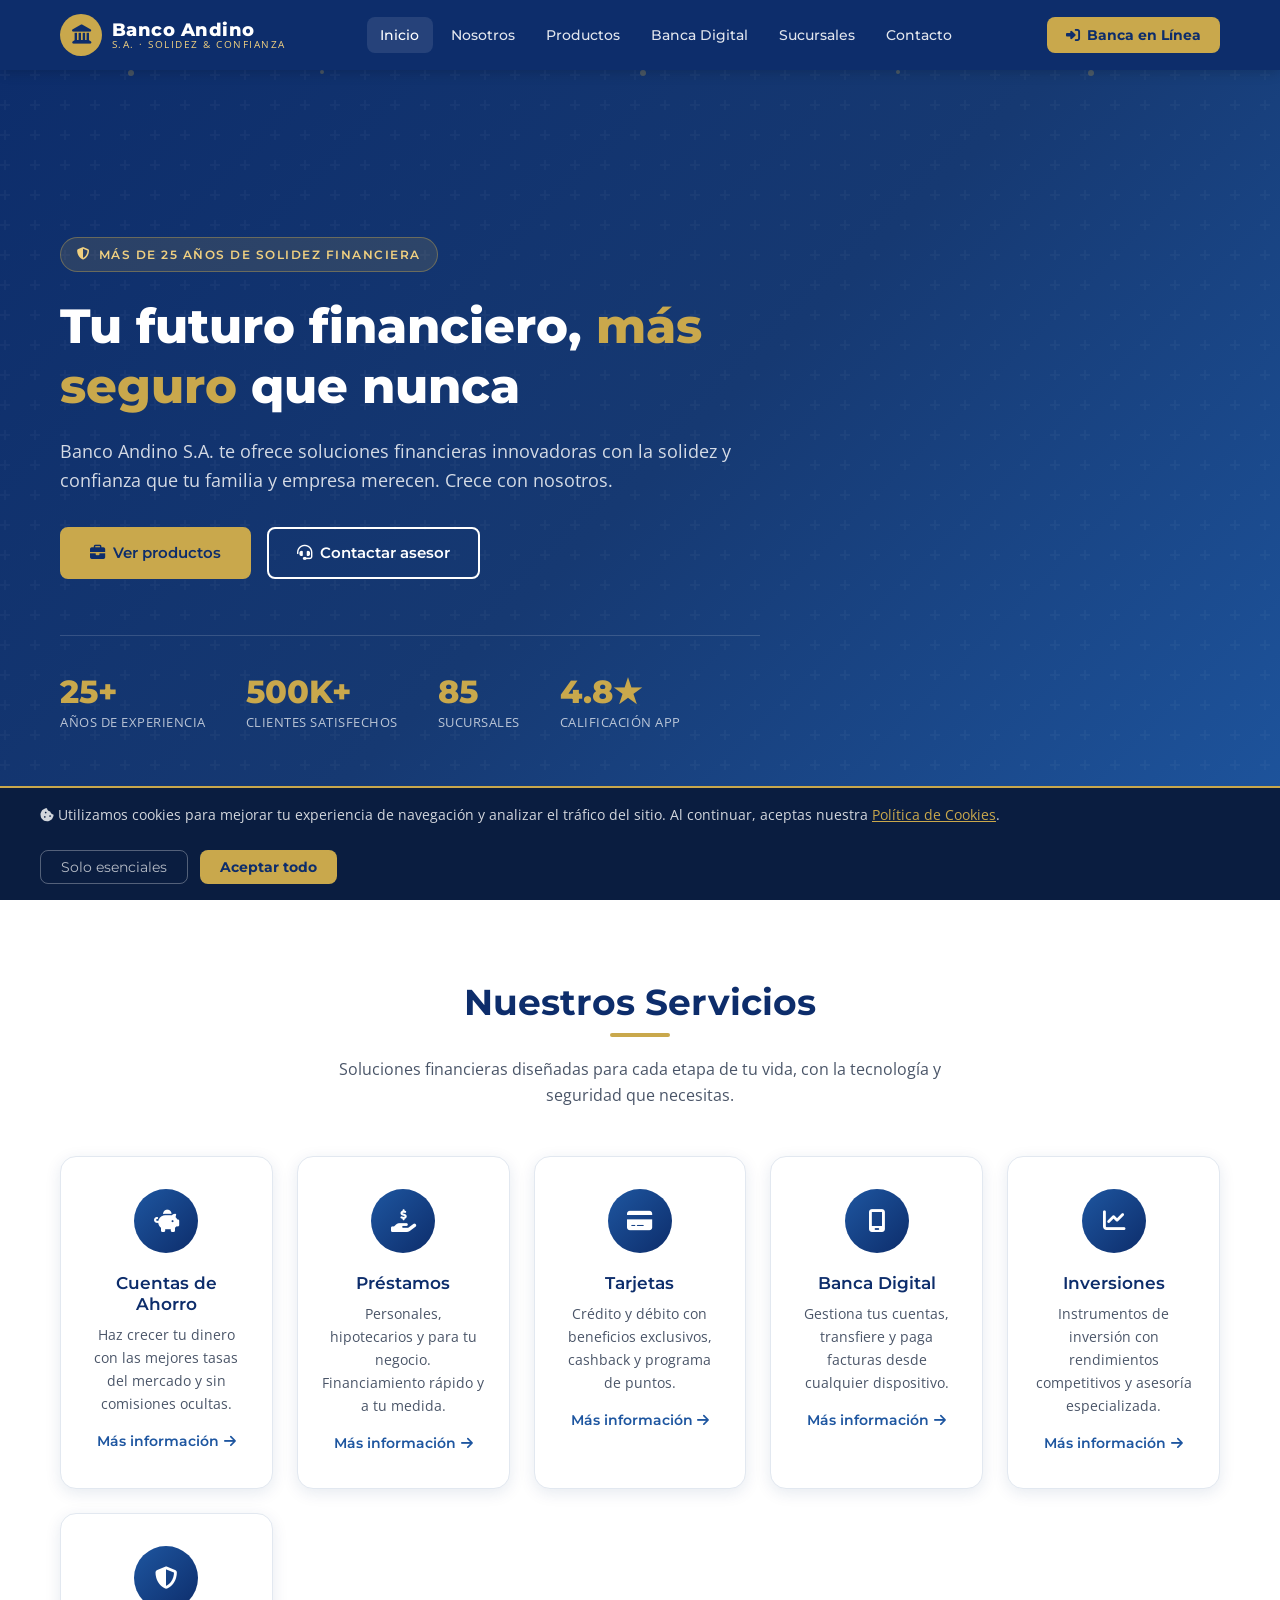
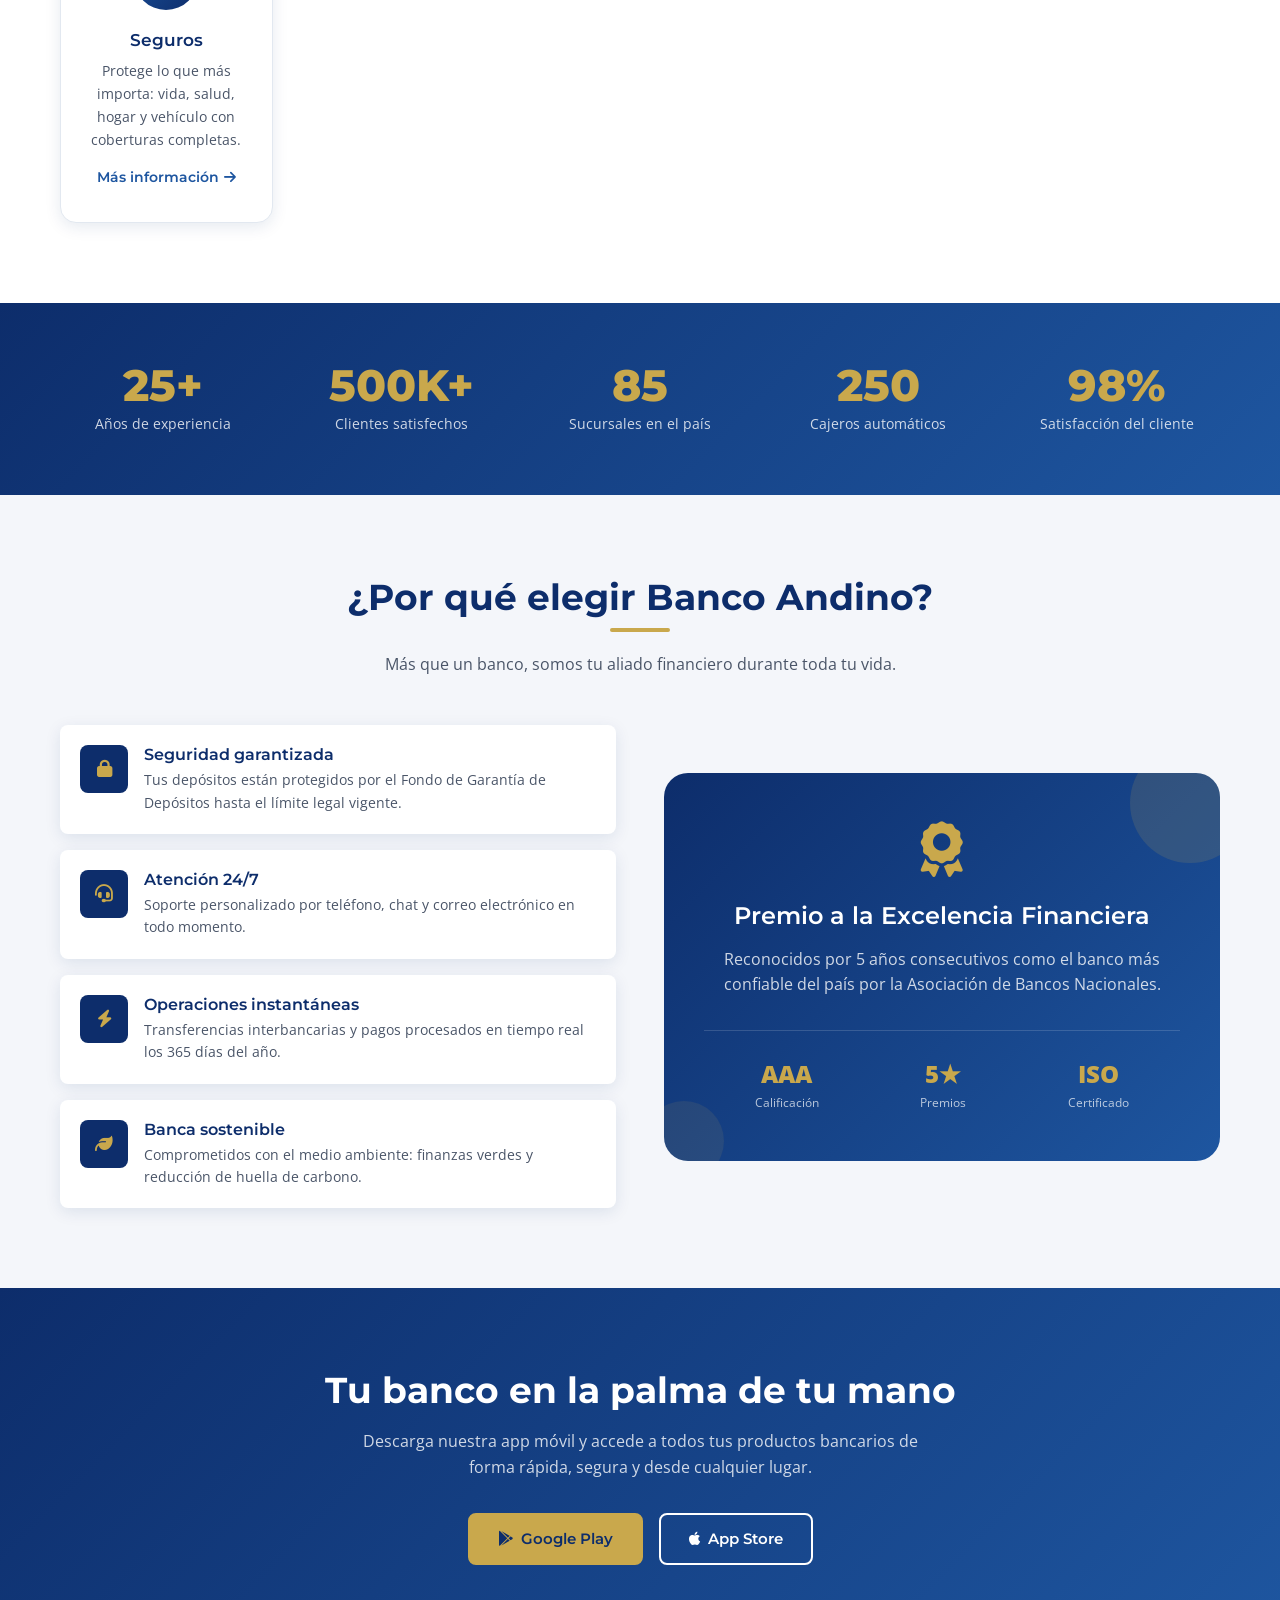
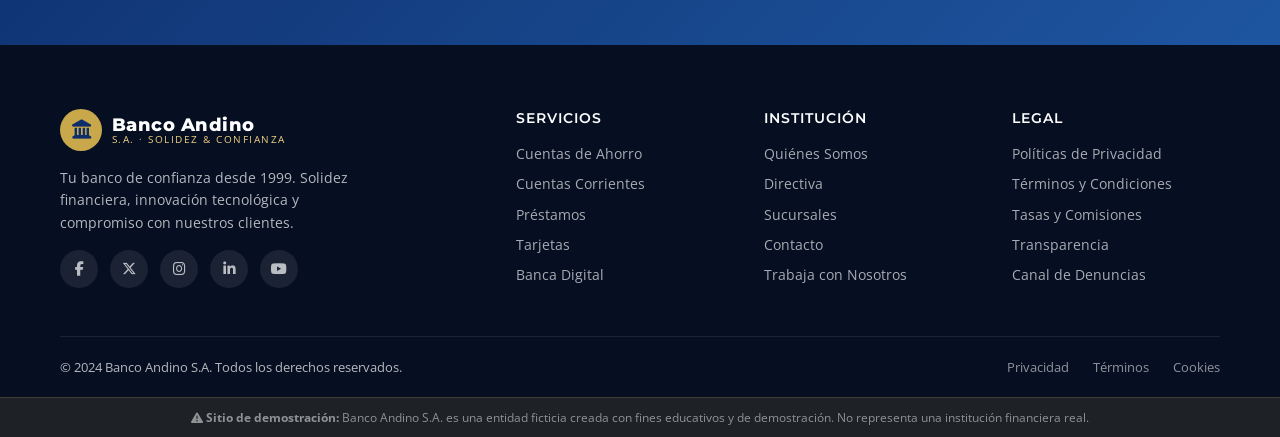
<file: index.html>
<!DOCTYPE html>
<html lang="es">
<head>
  <meta charset="UTF-8" />
  <meta name="viewport" content="width=device-width, initial-scale=1.0" />
  <meta name="description" content="Banco Andino S.A. — Tu banco de confianza. Soluciones financieras para personas y empresas con más de 25 años de solidez." />
  <title>Banco Andino S.A. | Inicio</title>

  <!-- Favicon placeholder -->
  <link rel="icon" href="data:image/svg+xml,<svg xmlns='http://www.w3.org/2000/svg' viewBox='0 0 100 100'><text y='.9em' font-size='90'>🏦</text></svg>" />

  <!-- Font Awesome -->
  <link rel="stylesheet" href="https://cdnjs.cloudflare.com/ajax/libs/font-awesome/6.5.1/css/all.min.css" crossorigin="anonymous" />

  <!-- Estilos -->
  <link rel="stylesheet" href="css/style.css" />
</head>
<body>

  <!-- Saltar al contenido (accesibilidad) -->
  <a class="skip-link" href="#main-content">Saltar al contenido principal</a>

  <!-- ========== HEADER ========== -->
  <header class="site-header" role="banner">
    <div class="container">
      <div class="header-inner">

        <!-- Logo -->
        <a href="index.html" class="logo" aria-label="Banco Andino S.A. — Inicio">
          <div class="logo-icon"><i class="fa-solid fa-landmark"></i></div>
          <div class="logo-text">
            <span class="name">Banco Andino</span>
            <span class="tagline">S.A. · Solidez &amp; Confianza</span>
          </div>
        </a>

        <!-- Navegación escritorio -->
        <nav class="main-nav" role="navigation" aria-label="Navegación principal">
          <a href="index.html" class="active">Inicio</a>
          <a href="pages/nosotros.html">Nosotros</a>
          <a href="pages/productos.html">Productos</a>
          <a href="pages/banca-digital.html">Banca Digital</a>
          <a href="pages/sucursales.html">Sucursales</a>
          <a href="pages/contacto.html">Contacto</a>
        </nav>

        <!-- Banca en línea -->
        <div class="btn-online-wrap">
          <button class="btn-online" aria-label="Acceder a Banca en Línea">
            <i class="fa-solid fa-right-to-bracket"></i> Banca en Línea
          </button>
        </div>

        <!-- Hamburguesa (móvil) -->
        <button class="hamburger" aria-label="Abrir menú" aria-expanded="false" aria-controls="mobile-nav">
          <span></span><span></span><span></span>
        </button>
      </div>
    </div>

    <!-- Menú móvil -->
    <nav class="mobile-menu" id="mobile-nav" role="navigation" aria-label="Menú móvil">
      <a href="index.html">Inicio</a>
      <a href="pages/nosotros.html">Nosotros</a>
      <a href="pages/productos.html">Productos</a>
      <a href="pages/banca-digital.html">Banca Digital</a>
      <a href="pages/sucursales.html">Sucursales</a>
      <a href="pages/contacto.html">Contacto</a>
      <button class="btn-online">
        <i class="fa-solid fa-right-to-bracket"></i> Banca en Línea
      </button>
    </nav>
  </header>

  <!-- ========== MAIN ========== -->
  <main id="main-content" class="page-content">

    <!-- HERO -->
    <section class="hero" aria-label="Bienvenido a Banco Andino">
      <div class="hero-particles" aria-hidden="true">
        <span></span><span></span><span></span><span></span><span></span>
      </div>
      <div class="container">
        <div class="hero-content">
          <div class="hero-badge">
            <i class="fa-solid fa-shield-halved"></i>
            Más de 25 años de solidez financiera
          </div>
          <h1>Tu futuro financiero, <span>más seguro</span> que nunca</h1>
          <p class="lead">
            Banco Andino S.A. te ofrece soluciones financieras innovadoras con la
            solidez y confianza que tu familia y empresa merecen. Crece con nosotros.
          </p>
          <div class="hero-cta">
            <a href="pages/productos.html" class="btn btn-primary">
              <i class="fa-solid fa-briefcase"></i> Ver productos
            </a>
            <a href="pages/contacto.html" class="btn btn-outline">
              <i class="fa-solid fa-headset"></i> Contactar asesor
            </a>
          </div>

          <!-- Estadísticas rápidas -->
          <div class="hero-stats" aria-label="Indicadores de confianza">
            <div class="hero-stat">
              <div class="number">25+</div>
              <div class="label">Años de experiencia</div>
            </div>
            <div class="hero-stat">
              <div class="number">500K+</div>
              <div class="label">Clientes satisfechos</div>
            </div>
            <div class="hero-stat">
              <div class="number">85</div>
              <div class="label">Sucursales</div>
            </div>
            <div class="hero-stat">
              <div class="number">4.8★</div>
              <div class="label">Calificación app</div>
            </div>
          </div>
        </div>
      </div>
    </section>

    <!-- SERVICIOS DESTACADOS -->
    <section class="section" id="servicios" aria-label="Servicios">
      <div class="container">
        <div class="section-header">
          <h2 class="title-underline">Nuestros Servicios</h2>
          <p>Soluciones financieras diseñadas para cada etapa de tu vida, con la tecnología y seguridad que necesitas.</p>
        </div>

        <div class="services-grid">
          <!-- Cuentas -->
          <article class="service-card">
            <div class="service-icon"><i class="fa-solid fa-piggy-bank"></i></div>
            <h3>Cuentas de Ahorro</h3>
            <p>Haz crecer tu dinero con las mejores tasas del mercado y sin comisiones ocultas.</p>
            <a href="pages/productos.html#ahorro" class="btn-link">
              Más información <i class="fa-solid fa-arrow-right"></i>
            </a>
          </article>

          <!-- Préstamos -->
          <article class="service-card">
            <div class="service-icon"><i class="fa-solid fa-hand-holding-dollar"></i></div>
            <h3>Préstamos</h3>
            <p>Personales, hipotecarios y para tu negocio. Financiamiento rápido y a tu medida.</p>
            <a href="pages/productos.html#prestamos" class="btn-link">
              Más información <i class="fa-solid fa-arrow-right"></i>
            </a>
          </article>

          <!-- Tarjetas -->
          <article class="service-card">
            <div class="service-icon"><i class="fa-solid fa-credit-card"></i></div>
            <h3>Tarjetas</h3>
            <p>Crédito y débito con beneficios exclusivos, cashback y programa de puntos.</p>
            <a href="pages/productos.html#tarjetas" class="btn-link">
              Más información <i class="fa-solid fa-arrow-right"></i>
            </a>
          </article>

          <!-- Banca Digital -->
          <article class="service-card">
            <div class="service-icon"><i class="fa-solid fa-mobile-screen"></i></div>
            <h3>Banca Digital</h3>
            <p>Gestiona tus cuentas, transfiere y paga facturas desde cualquier dispositivo.</p>
            <a href="pages/banca-digital.html" class="btn-link">
              Más información <i class="fa-solid fa-arrow-right"></i>
            </a>
          </article>

          <!-- Inversiones -->
          <article class="service-card">
            <div class="service-icon"><i class="fa-solid fa-chart-line"></i></div>
            <h3>Inversiones</h3>
            <p>Instrumentos de inversión con rendimientos competitivos y asesoría especializada.</p>
            <a href="pages/productos.html#inversiones" class="btn-link">
              Más información <i class="fa-solid fa-arrow-right"></i>
            </a>
          </article>

          <!-- Seguros -->
          <article class="service-card">
            <div class="service-icon"><i class="fa-solid fa-shield-halved"></i></div>
            <h3>Seguros</h3>
            <p>Protege lo que más importa: vida, salud, hogar y vehículo con coberturas completas.</p>
            <a href="pages/productos.html#seguros" class="btn-link">
              Más información <i class="fa-solid fa-arrow-right"></i>
            </a>
          </article>
        </div>
      </div>
    </section>

    <!-- INDICADORES DE CONFIANZA -->
    <div class="trust-strip" aria-label="Indicadores de confianza">
      <div class="container">
        <div class="trust-grid">
          <div class="trust-item">
            <div class="big-number" data-target="25" data-suffix="+">25+</div>
            <p>Años de experiencia</p>
          </div>
          <div class="trust-item">
            <div class="big-number" data-target="500000" data-suffix="+">500K+</div>
            <p>Clientes satisfechos</p>
          </div>
          <div class="trust-item">
            <div class="big-number" data-target="85">85</div>
            <p>Sucursales en el país</p>
          </div>
          <div class="trust-item">
            <div class="big-number" data-target="250">250</div>
            <p>Cajeros automáticos</p>
          </div>
          <div class="trust-item">
            <div class="big-number" data-target="98" data-suffix="%">98%</div>
            <p>Satisfacción del cliente</p>
          </div>
        </div>
      </div>
    </div>

    <!-- POR QUÉ ELEGIRNOS -->
    <section class="section bg-light" id="por-que">
      <div class="container">
        <div class="section-header">
          <h2 class="title-underline">¿Por qué elegir Banco Andino?</h2>
          <p>Más que un banco, somos tu aliado financiero durante toda tu vida.</p>
        </div>

        <div class="grid-2" style="align-items:center; gap:3rem;">
          <div>
            <div class="feature-list">
              <div class="feature-item">
                <div class="feature-icon"><i class="fa-solid fa-lock"></i></div>
                <div>
                  <h4>Seguridad garantizada</h4>
                  <p>Tus depósitos están protegidos por el Fondo de Garantía de Depósitos hasta el límite legal vigente.</p>
                </div>
              </div>
              <div class="feature-item">
                <div class="feature-icon"><i class="fa-solid fa-headset"></i></div>
                <div>
                  <h4>Atención 24/7</h4>
                  <p>Soporte personalizado por teléfono, chat y correo electrónico en todo momento.</p>
                </div>
              </div>
              <div class="feature-item">
                <div class="feature-icon"><i class="fa-solid fa-bolt"></i></div>
                <div>
                  <h4>Operaciones instantáneas</h4>
                  <p>Transferencias interbancarias y pagos procesados en tiempo real los 365 días del año.</p>
                </div>
              </div>
              <div class="feature-item">
                <div class="feature-icon"><i class="fa-solid fa-leaf"></i></div>
                <div>
                  <h4>Banca sostenible</h4>
                  <p>Comprometidos con el medio ambiente: finanzas verdes y reducción de huella de carbono.</p>
                </div>
              </div>
            </div>
          </div>

          <div style="text-align:center;">
            <div style="background:linear-gradient(135deg,var(--blue-dark),var(--blue-mid));border-radius:24px;padding:3rem 2.5rem;color:#fff;position:relative;overflow:hidden;">
              <div style="position:absolute;top:-30px;right:-30px;width:120px;height:120px;background:rgba(201,168,76,0.15);border-radius:50%;"></div>
              <div style="position:absolute;bottom:-20px;left:-20px;width:80px;height:80px;background:rgba(201,168,76,0.1);border-radius:50%;"></div>
              <i class="fa-solid fa-award" style="font-size:3.5rem;color:var(--gold);margin-bottom:1.5rem;display:block;position:relative;"></i>
              <h3 style="color:#fff;margin-bottom:1rem;position:relative;">Premio a la Excelencia Financiera</h3>
              <p style="color:rgba(255,255,255,0.8);position:relative;margin:0;">Reconocidos por 5 años consecutivos como el banco más confiable del país por la Asociación de Bancos Nacionales.</p>
              <div style="margin-top:2rem;padding-top:1.5rem;border-top:1px solid rgba(255,255,255,0.15);display:flex;justify-content:space-around;position:relative;">
                <div><div style="font-size:1.5rem;font-weight:800;color:var(--gold);">AAA</div><div style="font-size:0.75rem;opacity:0.7;">Calificación</div></div>
                <div><div style="font-size:1.5rem;font-weight:800;color:var(--gold);">5★</div><div style="font-size:0.75rem;opacity:0.7;">Premios</div></div>
                <div><div style="font-size:1.5rem;font-weight:800;color:var(--gold);">ISO</div><div style="font-size:0.75rem;opacity:0.7;">Certificado</div></div>
              </div>
            </div>
          </div>
        </div>
      </div>
    </section>

    <!-- CTA BANCA DIGITAL -->
    <section class="section" style="background:linear-gradient(135deg,var(--blue-dark),var(--blue-mid));">
      <div class="container text-center">
        <h2 style="color:#fff;margin-bottom:1rem;">Tu banco en la palma de tu mano</h2>
        <p style="color:rgba(255,255,255,0.8);max-width:560px;margin:0 auto 2rem;">
          Descarga nuestra app móvil y accede a todos tus productos bancarios de forma rápida, segura y desde cualquier lugar.
        </p>
        <div style="display:flex;gap:1rem;justify-content:center;flex-wrap:wrap;">
          <a href="pages/banca-digital.html" class="btn btn-primary">
            <i class="fa-brands fa-google-play"></i> Google Play
          </a>
          <a href="pages/banca-digital.html" class="btn btn-outline">
            <i class="fa-brands fa-apple"></i> App Store
          </a>
        </div>
      </div>
    </section>

  </main>

  <!-- ========== FOOTER ========== -->
  <footer class="site-footer" role="contentinfo">
    <div class="container">
      <div class="footer-grid">

        <!-- Marca -->
        <div class="footer-brand">
          <a href="index.html" class="logo">
            <div class="logo-icon"><i class="fa-solid fa-landmark"></i></div>
            <div class="logo-text">
              <span class="name">Banco Andino</span>
              <span class="tagline">S.A. · Solidez &amp; Confianza</span>
            </div>
          </a>
          <p>Tu banco de confianza desde 1999. Solidez financiera, innovación tecnológica y compromiso con nuestros clientes.</p>
          <div class="social-links" aria-label="Redes sociales">
            <a href="#" class="social-link" aria-label="Facebook"><i class="fa-brands fa-facebook-f"></i></a>
            <a href="#" class="social-link" aria-label="Twitter/X"><i class="fa-brands fa-x-twitter"></i></a>
            <a href="#" class="social-link" aria-label="Instagram"><i class="fa-brands fa-instagram"></i></a>
            <a href="#" class="social-link" aria-label="LinkedIn"><i class="fa-brands fa-linkedin-in"></i></a>
            <a href="#" class="social-link" aria-label="YouTube"><i class="fa-brands fa-youtube"></i></a>
          </div>
        </div>

        <!-- Servicios -->
        <div class="footer-col">
          <h4>Servicios</h4>
          <nav class="footer-links" aria-label="Links de servicios">
            <a href="pages/productos.html#ahorro">Cuentas de Ahorro</a>
            <a href="pages/productos.html#corriente">Cuentas Corrientes</a>
            <a href="pages/productos.html#prestamos">Préstamos</a>
            <a href="pages/productos.html#tarjetas">Tarjetas</a>
            <a href="pages/banca-digital.html">Banca Digital</a>
          </nav>
        </div>

        <!-- Institución -->
        <div class="footer-col">
          <h4>Institución</h4>
          <nav class="footer-links" aria-label="Links institucionales">
            <a href="pages/nosotros.html">Quiénes Somos</a>
            <a href="pages/nosotros.html#directiva">Directiva</a>
            <a href="pages/sucursales.html">Sucursales</a>
            <a href="pages/contacto.html">Contacto</a>
            <a href="#">Trabaja con Nosotros</a>
          </nav>
        </div>

        <!-- Legal -->
        <div class="footer-col">
          <h4>Legal</h4>
          <nav class="footer-links" aria-label="Links legales">
            <a href="#">Políticas de Privacidad</a>
            <a href="#">Términos y Condiciones</a>
            <a href="#">Tasas y Comisiones</a>
            <a href="#">Transparencia</a>
            <a href="#">Canal de Denuncias</a>
          </nav>
        </div>

      </div>

      <!-- Footer bottom -->
      <div class="footer-bottom">
        <p>&copy; 2024 Banco Andino S.A. Todos los derechos reservados.</p>
        <nav class="footer-legal" aria-label="Links legales secundarios">
          <a href="#">Privacidad</a>
          <a href="#">Términos</a>
          <a href="#">Cookies</a>
        </nav>
      </div>
    </div>

    <!-- Disclaimer -->
    <div class="disclaimer" role="note">
      <i class="fa-solid fa-triangle-exclamation"></i>
      <strong>Sitio de demostración:</strong> Banco Andino S.A. es una entidad ficticia creada con fines educativos y de demostración. No representa una institución financiera real.
    </div>
  </footer>

  <!-- ========== COOKIE BANNER ========== -->
  <div class="cookie-banner" role="dialog" aria-label="Aviso de cookies" aria-describedby="cookie-text">
    <div class="cookie-inner">
      <p id="cookie-text">
        <i class="fa-solid fa-cookie-bite"></i>
        Utilizamos cookies para mejorar tu experiencia de navegación y analizar el tráfico del sitio.
        Al continuar, aceptas nuestra <a href="#">Política de Cookies</a>.
      </p>
      <div class="cookie-actions">
        <button class="btn-decline">Solo esenciales</button>
        <button class="btn-accept">Aceptar todo</button>
      </div>
    </div>
  </div>

  <!-- Scripts -->
  <script src="js/main.js"></script>
</body>
</html>
</file>
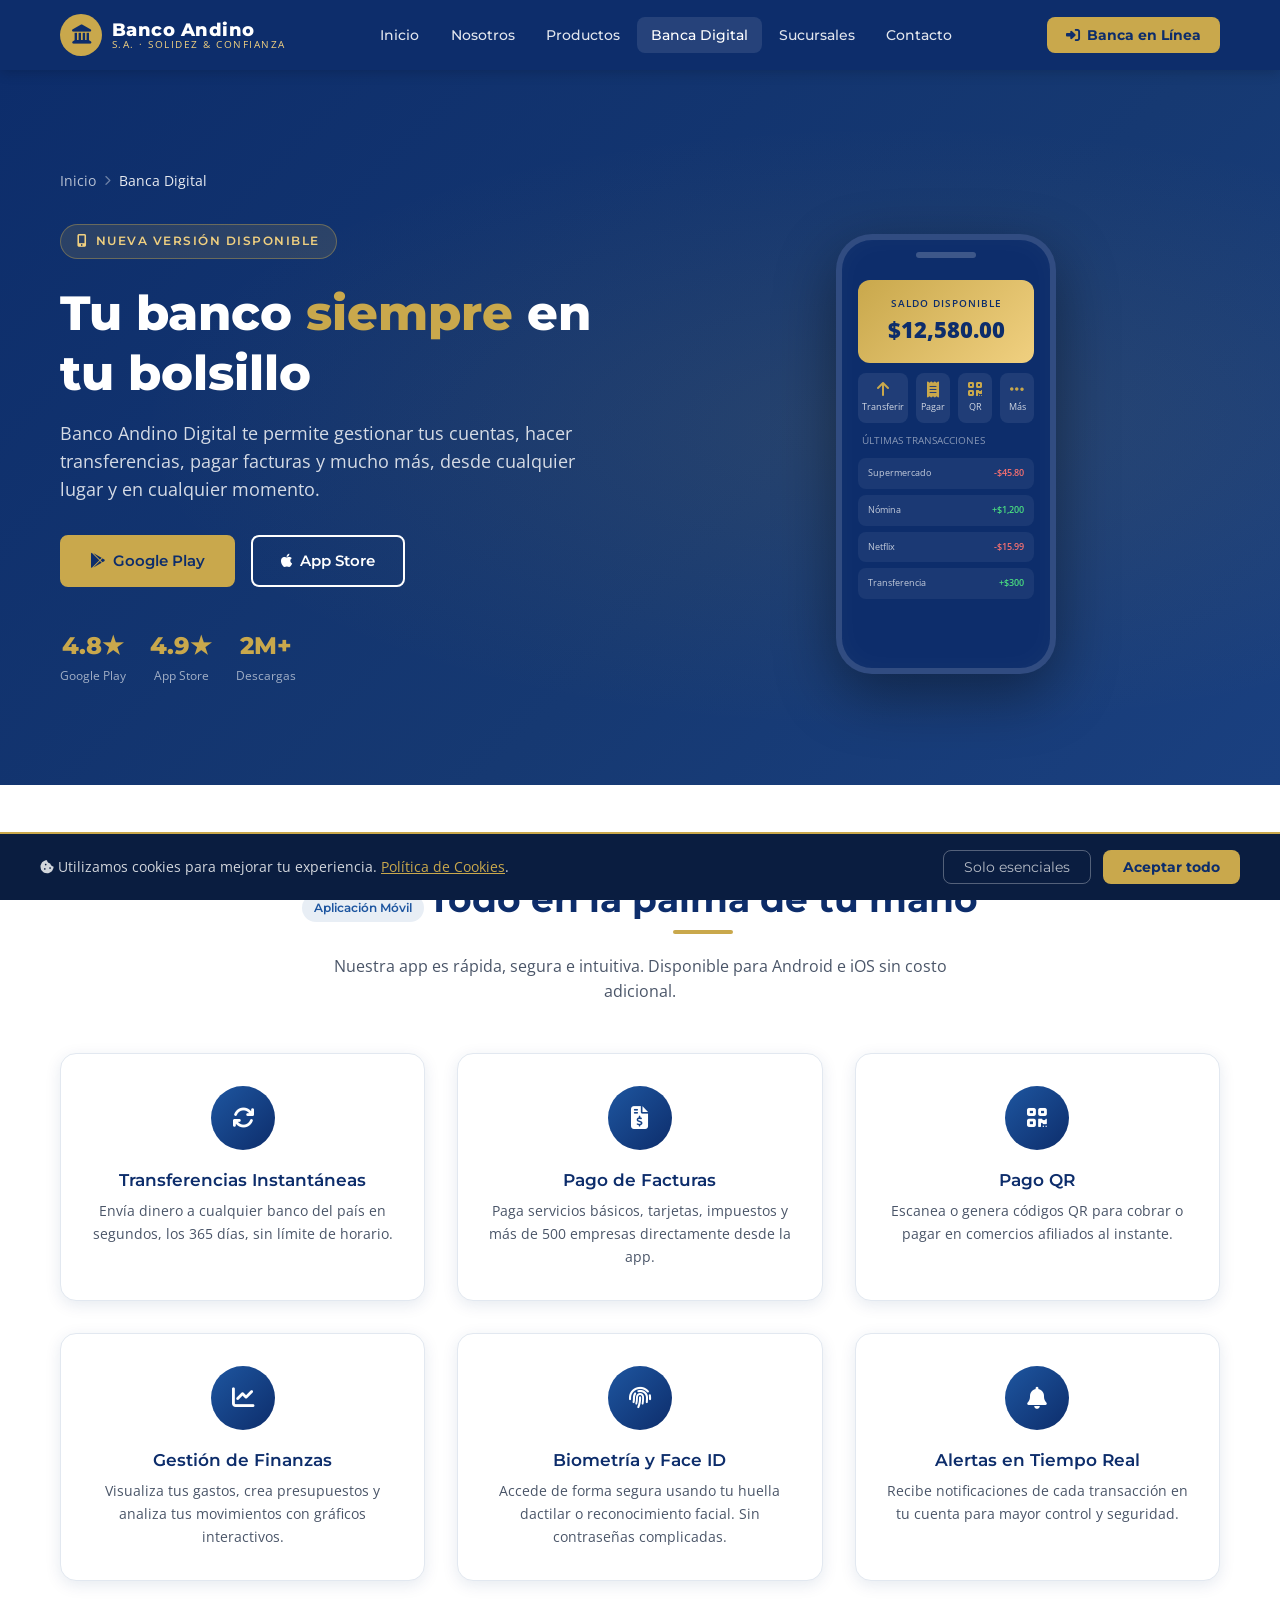
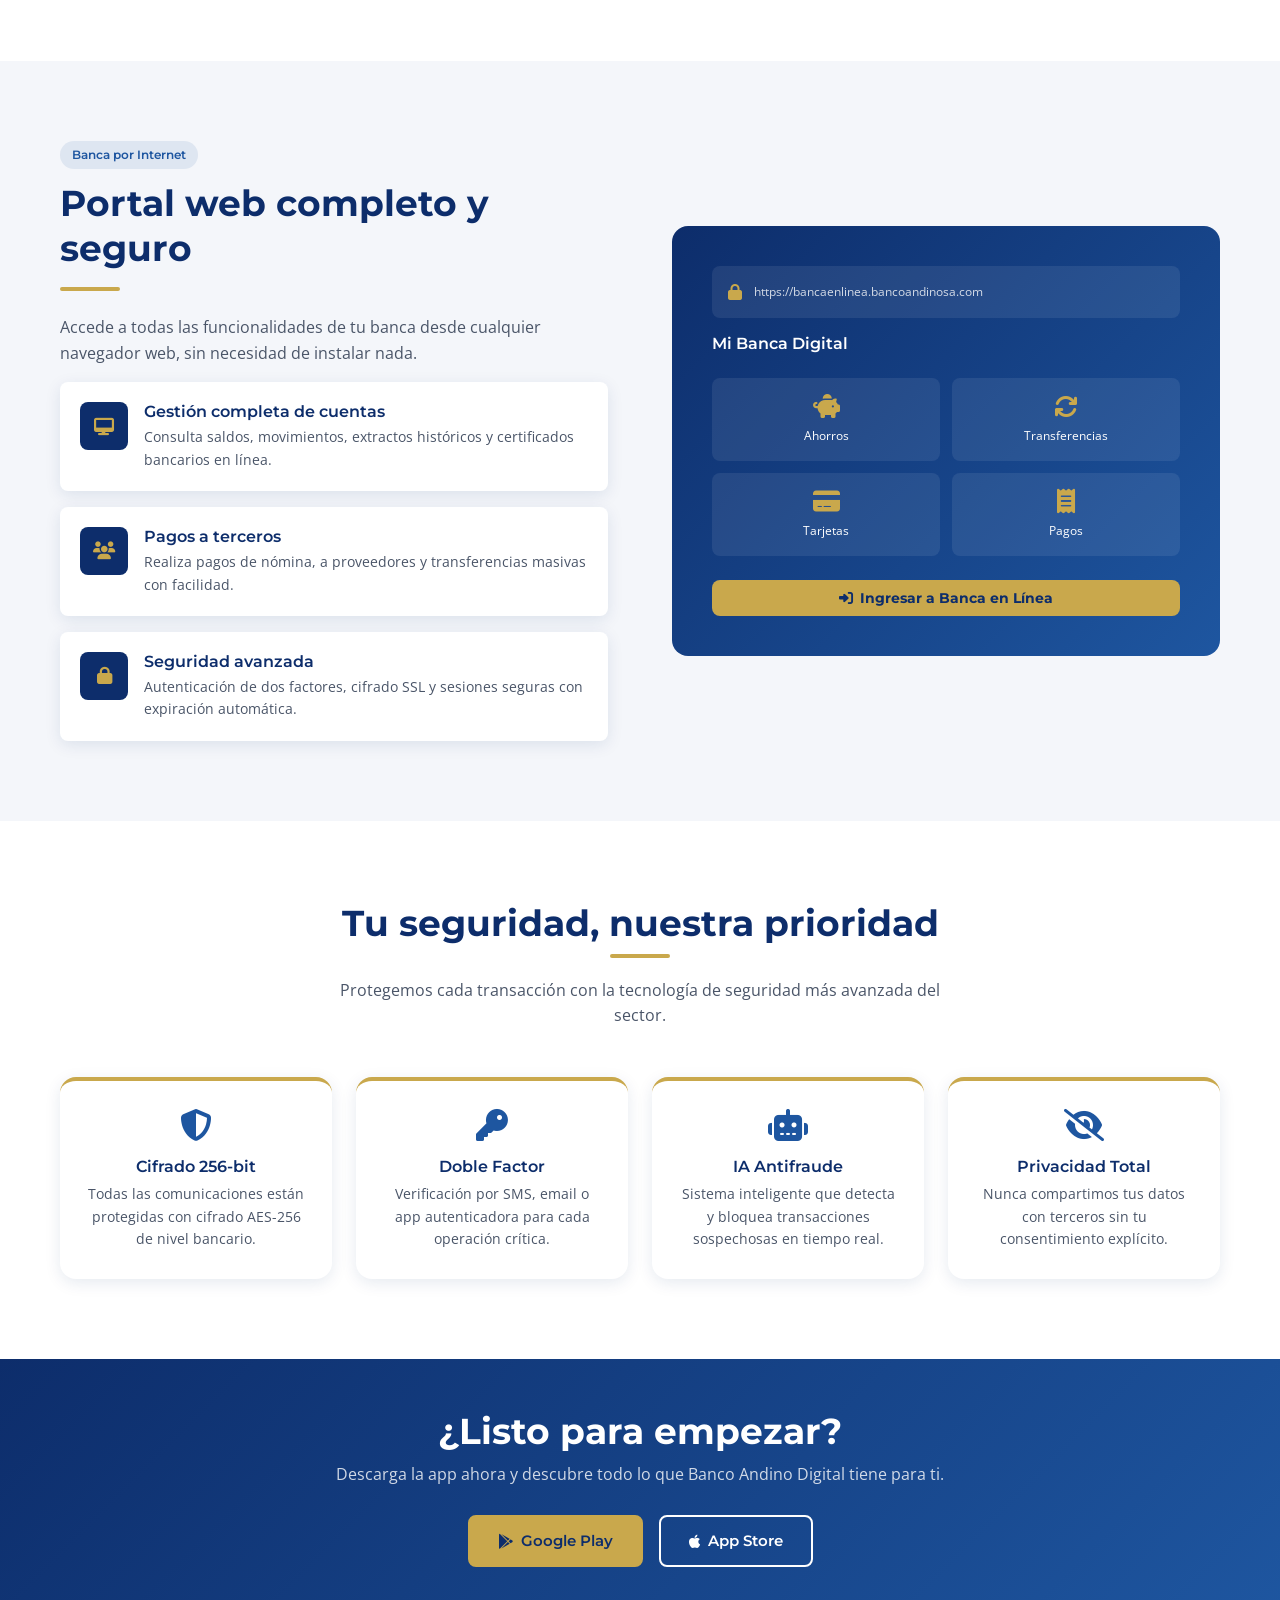
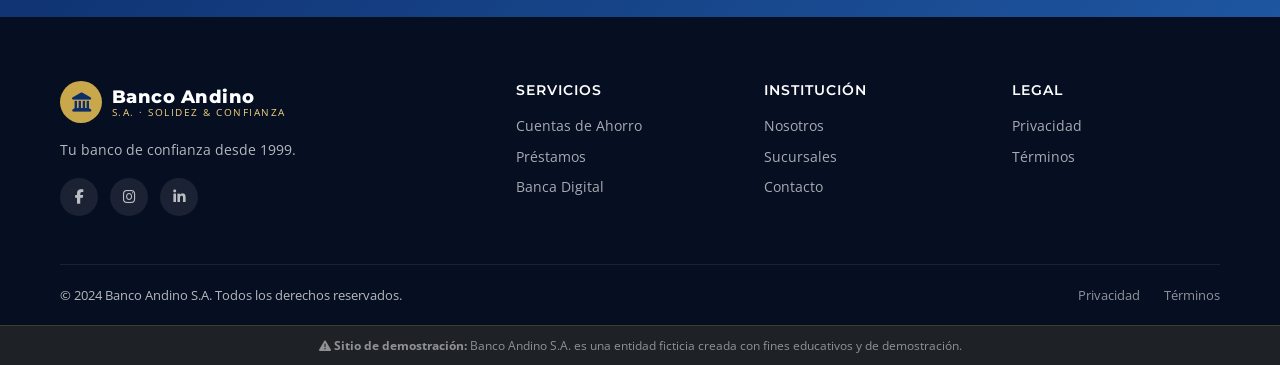
<file: pages/banca-digital.html>
<!DOCTYPE html>
<html lang="es">
<head>
  <meta charset="UTF-8" />
  <meta name="viewport" content="width=device-width, initial-scale=1.0" />
  <meta name="description" content="Banco Andino Digital: gestiona tus cuentas desde cualquier lugar con nuestra app móvil y banca por internet." />
  <title>Banca Digital | Banco Andino S.A.</title>
  <link rel="icon" href="data:image/svg+xml,<svg xmlns='http://www.w3.org/2000/svg' viewBox='0 0 100 100'><text y='.9em' font-size='90'>🏦</text></svg>" />
  <link rel="stylesheet" href="https://cdnjs.cloudflare.com/ajax/libs/font-awesome/6.5.1/css/all.min.css" crossorigin="anonymous" />
  <link rel="stylesheet" href="../css/style.css" />
</head>
<body>

  <a class="skip-link" href="#main-content">Saltar al contenido principal</a>

  <!-- ========== HEADER ========== -->
  <header class="site-header" role="banner">
    <div class="container">
      <div class="header-inner">
        <a href="../index.html" class="logo" aria-label="Banco Andino S.A. — Inicio">
          <div class="logo-icon"><i class="fa-solid fa-landmark"></i></div>
          <div class="logo-text">
            <span class="name">Banco Andino</span>
            <span class="tagline">S.A. · Solidez &amp; Confianza</span>
          </div>
        </a>
        <nav class="main-nav" role="navigation" aria-label="Navegación principal">
          <a href="../index.html">Inicio</a>
          <a href="nosotros.html">Nosotros</a>
          <a href="productos.html">Productos</a>
          <a href="banca-digital.html" class="active">Banca Digital</a>
          <a href="sucursales.html">Sucursales</a>
          <a href="contacto.html">Contacto</a>
        </nav>
        <div class="btn-online-wrap">
          <button class="btn-online"><i class="fa-solid fa-right-to-bracket"></i> Banca en Línea</button>
        </div>
        <button class="hamburger" aria-label="Abrir menú" aria-expanded="false" aria-controls="mobile-nav">
          <span></span><span></span><span></span>
        </button>
      </div>
    </div>
    <nav class="mobile-menu" id="mobile-nav" role="navigation" aria-label="Menú móvil">
      <a href="../index.html">Inicio</a>
      <a href="nosotros.html">Nosotros</a>
      <a href="productos.html">Productos</a>
      <a href="banca-digital.html">Banca Digital</a>
      <a href="sucursales.html">Sucursales</a>
      <a href="contacto.html">Contacto</a>
      <button class="btn-online"><i class="fa-solid fa-right-to-bracket"></i> Banca en Línea</button>
    </nav>
  </header>

  <!-- ========== MAIN ========== -->
  <main id="main-content" class="page-content">

    <!-- DIGITAL HERO -->
    <section class="digital-hero" aria-label="Banca Digital Andino">
      <div class="container" style="position:relative;z-index:2;">
        <nav class="breadcrumb" aria-label="Ruta de navegación" style="margin-bottom:2rem;">
          <a href="../index.html" style="color:rgba(255,255,255,0.7);">Inicio</a>
          <i class="fa-solid fa-chevron-right" style="color:rgba(255,255,255,0.4);font-size:0.65rem;"></i>
          <span style="color:rgba(255,255,255,0.9);">Banca Digital</span>
        </nav>

        <div class="digital-grid">
          <!-- Texto -->
          <div>
            <div class="hero-badge" style="margin-bottom:1.5rem;">
              <i class="fa-solid fa-mobile-screen-button"></i>
              Nueva versión disponible
            </div>
            <h1 style="color:#fff;margin-bottom:1rem;">
              Tu banco <span style="color:var(--gold);">siempre</span> en tu bolsillo
            </h1>
            <p style="color:rgba(255,255,255,0.82);font-size:1.1rem;margin-bottom:2rem;">
              Banco Andino Digital te permite gestionar tus cuentas, hacer transferencias, pagar facturas y mucho más, desde cualquier lugar y en cualquier momento.
            </p>
            <div style="display:flex;gap:1rem;flex-wrap:wrap;margin-bottom:2.5rem;">
              <a href="#" class="btn btn-primary" data-action="banca-en-linea">
                <i class="fa-brands fa-google-play"></i> Google Play
              </a>
              <a href="#" class="btn btn-outline" data-action="banca-en-linea">
                <i class="fa-brands fa-apple"></i> App Store
              </a>
            </div>
            <!-- Rating badges -->
            <div style="display:flex;gap:1.5rem;flex-wrap:wrap;">
              <div style="text-align:center;">
                <div style="font-family:var(--font-head);font-size:1.5rem;font-weight:800;color:var(--gold);">4.8★</div>
                <div style="font-size:0.75rem;color:rgba(255,255,255,0.6);">Google Play</div>
              </div>
              <div style="text-align:center;">
                <div style="font-family:var(--font-head);font-size:1.5rem;font-weight:800;color:var(--gold);">4.9★</div>
                <div style="font-size:0.75rem;color:rgba(255,255,255,0.6);">App Store</div>
              </div>
              <div style="text-align:center;">
                <div style="font-family:var(--font-head);font-size:1.5rem;font-weight:800;color:var(--gold);">2M+</div>
                <div style="font-size:0.75rem;color:rgba(255,255,255,0.6);">Descargas</div>
              </div>
            </div>
          </div>

          <!-- Phone mockup -->
          <div class="phone-mockup" aria-hidden="true">
            <div class="phone-mockup-inner">
              <div class="phone-screen">
                <div class="phone-balance">
                  <div class="small">SALDO DISPONIBLE</div>
                  <div class="amount">$12,580.00</div>
                </div>
                <div class="phone-actions">
                  <div class="phone-btn"><i class="fa-solid fa-arrow-up"></i>Transferir</div>
                  <div class="phone-btn"><i class="fa-solid fa-receipt"></i>Pagar</div>
                  <div class="phone-btn"><i class="fa-solid fa-qrcode"></i>QR</div>
                  <div class="phone-btn"><i class="fa-solid fa-ellipsis"></i>Más</div>
                </div>
                <div style="font-size:0.6rem;color:rgba(255,255,255,0.5);padding:0 4px;">ÚLTIMAS TRANSACCIONES</div>
                <div class="phone-transactions">
                  <div class="phone-tx">
                    <span>Supermercado</span>
                    <span class="amount neg">-$45.80</span>
                  </div>
                  <div class="phone-tx">
                    <span>Nómina</span>
                    <span class="amount">+$1,200</span>
                  </div>
                  <div class="phone-tx">
                    <span>Netflix</span>
                    <span class="amount neg">-$15.99</span>
                  </div>
                  <div class="phone-tx">
                    <span>Transferencia</span>
                    <span class="amount">+$300</span>
                  </div>
                </div>
              </div>
            </div>
          </div>
        </div>
      </div>
    </section>

    <!-- CARACTERÍSTICAS APP MÓVIL -->
    <section class="section" id="app-movil">
      <div class="container">
        <div class="section-header">
          <div class="tag">Aplicación Móvil</div>
          <h2 class="title-underline" style="margin-top:0.75rem;">Todo en la palma de tu mano</h2>
          <p>Nuestra app es rápida, segura e intuitiva. Disponible para Android e iOS sin costo adicional.</p>
        </div>

        <div class="grid-3">
          <article class="service-card">
            <div class="service-icon"><i class="fa-solid fa-arrows-rotate"></i></div>
            <h3>Transferencias Instantáneas</h3>
            <p>Envía dinero a cualquier banco del país en segundos, los 365 días, sin límite de horario.</p>
          </article>
          <article class="service-card">
            <div class="service-icon"><i class="fa-solid fa-file-invoice-dollar"></i></div>
            <h3>Pago de Facturas</h3>
            <p>Paga servicios básicos, tarjetas, impuestos y más de 500 empresas directamente desde la app.</p>
          </article>
          <article class="service-card">
            <div class="service-icon"><i class="fa-solid fa-qrcode"></i></div>
            <h3>Pago QR</h3>
            <p>Escanea o genera códigos QR para cobrar o pagar en comercios afiliados al instante.</p>
          </article>
          <article class="service-card">
            <div class="service-icon"><i class="fa-solid fa-chart-line"></i></div>
            <h3>Gestión de Finanzas</h3>
            <p>Visualiza tus gastos, crea presupuestos y analiza tus movimientos con gráficos interactivos.</p>
          </article>
          <article class="service-card">
            <div class="service-icon"><i class="fa-solid fa-fingerprint"></i></div>
            <h3>Biometría y Face ID</h3>
            <p>Accede de forma segura usando tu huella dactilar o reconocimiento facial. Sin contraseñas complicadas.</p>
          </article>
          <article class="service-card">
            <div class="service-icon"><i class="fa-solid fa-bell"></i></div>
            <h3>Alertas en Tiempo Real</h3>
            <p>Recibe notificaciones de cada transacción en tu cuenta para mayor control y seguridad.</p>
          </article>
        </div>
      </div>
    </section>

    <!-- BANCA POR INTERNET -->
    <section class="section bg-light" id="banca-internet">
      <div class="container">
        <div class="grid-2" style="align-items:center;gap:4rem;">
          <div>
            <div class="tag">Banca por Internet</div>
            <h2 style="margin-top:0.75rem;">Portal web completo y seguro</h2>
            <div class="divider"></div>
            <p>Accede a todas las funcionalidades de tu banca desde cualquier navegador web, sin necesidad de instalar nada.</p>

            <div class="feature-list">
              <div class="feature-item">
                <div class="feature-icon"><i class="fa-solid fa-desktop"></i></div>
                <div>
                  <h4>Gestión completa de cuentas</h4>
                  <p>Consulta saldos, movimientos, extractos históricos y certificados bancarios en línea.</p>
                </div>
              </div>
              <div class="feature-item">
                <div class="feature-icon"><i class="fa-solid fa-users"></i></div>
                <div>
                  <h4>Pagos a terceros</h4>
                  <p>Realiza pagos de nómina, a proveedores y transferencias masivas con facilidad.</p>
                </div>
              </div>
              <div class="feature-item">
                <div class="feature-icon"><i class="fa-solid fa-lock"></i></div>
                <div>
                  <h4>Seguridad avanzada</h4>
                  <p>Autenticación de dos factores, cifrado SSL y sesiones seguras con expiración automática.</p>
                </div>
              </div>
            </div>
          </div>

          <div style="background:linear-gradient(135deg,var(--blue-dark),var(--blue-mid));border-radius:var(--radius-lg);padding:2.5rem;color:#fff;">
            <!-- Simulación de interfaz web -->
            <div style="background:rgba(255,255,255,0.08);border-radius:8px;padding:1rem;margin-bottom:1rem;display:flex;align-items:center;gap:0.75rem;">
              <i class="fa-solid fa-lock" style="color:var(--gold);"></i>
              <span style="font-size:0.75rem;opacity:0.8;">https://bancaenlinea.bancoandinosa.com</span>
            </div>
            <h4 style="color:#fff;margin-bottom:1.5rem;font-size:1rem;">Mi Banca Digital</h4>
            <div style="display:grid;grid-template-columns:1fr 1fr;gap:0.75rem;margin-bottom:1.5rem;">
              <div style="background:rgba(255,255,255,0.08);border-radius:8px;padding:1rem;text-align:center;">
                <i class="fa-solid fa-piggy-bank" style="color:var(--gold);font-size:1.5rem;margin-bottom:0.5rem;display:block;"></i>
                <div style="font-size:0.75rem;">Ahorros</div>
              </div>
              <div style="background:rgba(255,255,255,0.08);border-radius:8px;padding:1rem;text-align:center;">
                <i class="fa-solid fa-arrows-rotate" style="color:var(--gold);font-size:1.5rem;margin-bottom:0.5rem;display:block;"></i>
                <div style="font-size:0.75rem;">Transferencias</div>
              </div>
              <div style="background:rgba(255,255,255,0.08);border-radius:8px;padding:1rem;text-align:center;">
                <i class="fa-solid fa-credit-card" style="color:var(--gold);font-size:1.5rem;margin-bottom:0.5rem;display:block;"></i>
                <div style="font-size:0.75rem;">Tarjetas</div>
              </div>
              <div style="background:rgba(255,255,255,0.08);border-radius:8px;padding:1rem;text-align:center;">
                <i class="fa-solid fa-receipt" style="color:var(--gold);font-size:1.5rem;margin-bottom:0.5rem;display:block;"></i>
                <div style="font-size:0.75rem;">Pagos</div>
              </div>
            </div>
            <button class="btn-online" style="width:100%;justify-content:center;" data-action="banca-en-linea">
              <i class="fa-solid fa-right-to-bracket"></i> Ingresar a Banca en Línea
            </button>
          </div>
        </div>
      </div>
    </section>

    <!-- SEGURIDAD DIGITAL -->
    <section class="section" id="seguridad">
      <div class="container">
        <div class="section-header">
          <h2 class="title-underline">Tu seguridad, nuestra prioridad</h2>
          <p>Protegemos cada transacción con la tecnología de seguridad más avanzada del sector.</p>
        </div>

        <div class="grid-4">
          <div class="value-card">
            <i class="fa-solid fa-shield-halved"></i>
            <h3>Cifrado 256-bit</h3>
            <p>Todas las comunicaciones están protegidas con cifrado AES-256 de nivel bancario.</p>
          </div>
          <div class="value-card">
            <i class="fa-solid fa-key"></i>
            <h3>Doble Factor</h3>
            <p>Verificación por SMS, email o app autenticadora para cada operación crítica.</p>
          </div>
          <div class="value-card">
            <i class="fa-solid fa-robot"></i>
            <h3>IA Antifraude</h3>
            <p>Sistema inteligente que detecta y bloquea transacciones sospechosas en tiempo real.</p>
          </div>
          <div class="value-card">
            <i class="fa-solid fa-eye-slash"></i>
            <h3>Privacidad Total</h3>
            <p>Nunca compartimos tus datos con terceros sin tu consentimiento explícito.</p>
          </div>
        </div>
      </div>
    </section>

    <!-- CTA DESCARGA -->
    <section class="section-sm" style="background:linear-gradient(135deg,var(--blue-dark),var(--blue-mid));text-align:center;">
      <div class="container">
        <h2 style="color:#fff;margin-bottom:0.5rem;">¿Listo para empezar?</h2>
        <p style="color:rgba(255,255,255,0.8);margin-bottom:1.75rem;">Descarga la app ahora y descubre todo lo que Banco Andino Digital tiene para ti.</p>
        <div style="display:flex;gap:1rem;justify-content:center;flex-wrap:wrap;">
          <a href="#" class="btn btn-primary" data-action="banca-en-linea"><i class="fa-brands fa-google-play"></i> Google Play</a>
          <a href="#" class="btn btn-outline" data-action="banca-en-linea"><i class="fa-brands fa-apple"></i> App Store</a>
        </div>
      </div>
    </section>

  </main>

  <!-- ========== FOOTER ========== -->
  <footer class="site-footer" role="contentinfo">
    <div class="container">
      <div class="footer-grid">
        <div class="footer-brand">
          <a href="../index.html" class="logo">
            <div class="logo-icon"><i class="fa-solid fa-landmark"></i></div>
            <div class="logo-text">
              <span class="name">Banco Andino</span>
              <span class="tagline">S.A. · Solidez &amp; Confianza</span>
            </div>
          </a>
          <p>Tu banco de confianza desde 1999.</p>
          <div class="social-links">
            <a href="#" class="social-link" aria-label="Facebook"><i class="fa-brands fa-facebook-f"></i></a>
            <a href="#" class="social-link" aria-label="Instagram"><i class="fa-brands fa-instagram"></i></a>
            <a href="#" class="social-link" aria-label="LinkedIn"><i class="fa-brands fa-linkedin-in"></i></a>
          </div>
        </div>
        <div class="footer-col"><h4>Servicios</h4><nav class="footer-links"><a href="productos.html#ahorro">Cuentas de Ahorro</a><a href="productos.html#prestamos">Préstamos</a><a href="banca-digital.html">Banca Digital</a></nav></div>
        <div class="footer-col"><h4>Institución</h4><nav class="footer-links"><a href="nosotros.html">Nosotros</a><a href="sucursales.html">Sucursales</a><a href="contacto.html">Contacto</a></nav></div>
        <div class="footer-col"><h4>Legal</h4><nav class="footer-links"><a href="#">Privacidad</a><a href="#">Términos</a></nav></div>
      </div>
      <div class="footer-bottom">
        <p>&copy; 2024 Banco Andino S.A. Todos los derechos reservados.</p>
        <nav class="footer-legal"><a href="#">Privacidad</a><a href="#">Términos</a></nav>
      </div>
    </div>
    <div class="disclaimer" role="note">
      <i class="fa-solid fa-triangle-exclamation"></i>
      <strong>Sitio de demostración:</strong> Banco Andino S.A. es una entidad ficticia creada con fines educativos y de demostración.
    </div>
  </footer>

  <div class="cookie-banner" role="dialog" aria-label="Aviso de cookies">
    <div class="cookie-inner">
      <p><i class="fa-solid fa-cookie-bite"></i> Utilizamos cookies para mejorar tu experiencia. <a href="#">Política de Cookies</a>.</p>
      <div class="cookie-actions"><button class="btn-decline">Solo esenciales</button><button class="btn-accept">Aceptar todo</button></div>
    </div>
  </div>

  <script src="../js/main.js"></script>
</body>
</html>
</file>
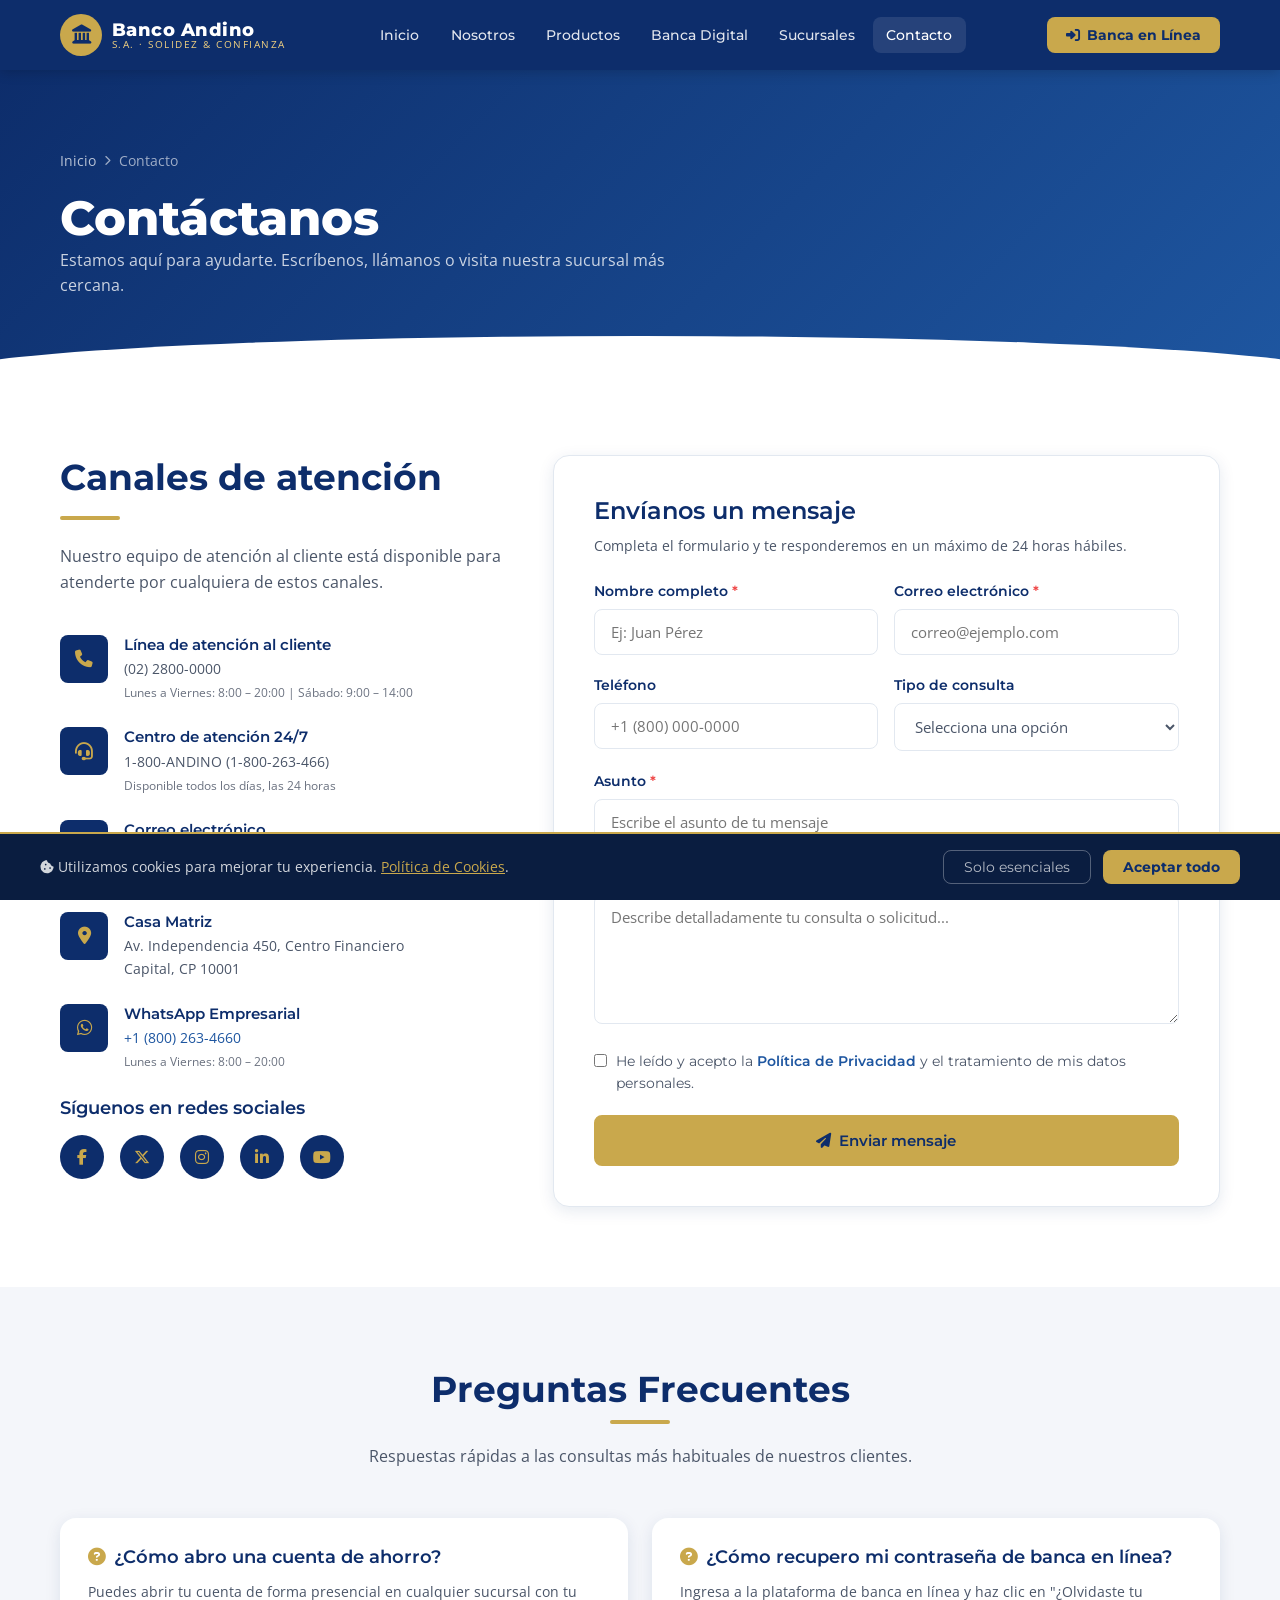
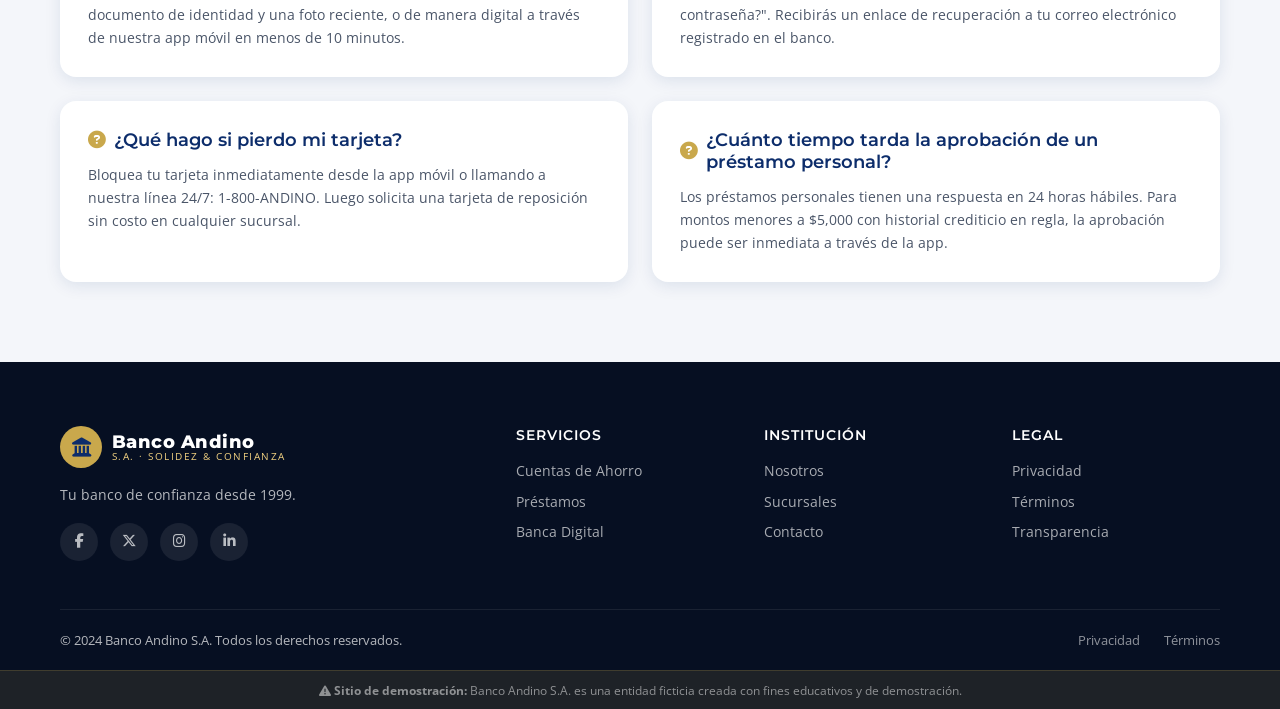
<file: pages/contacto.html>
<!DOCTYPE html>
<html lang="es">
<head>
  <meta charset="UTF-8" />
  <meta name="viewport" content="width=device-width, initial-scale=1.0" />
  <meta name="description" content="Contáctanos en Banco Andino S.A. — teléfonos, correo electrónico, formulario de contacto y redes sociales." />
  <title>Contacto | Banco Andino S.A.</title>
  <link rel="icon" href="data:image/svg+xml,<svg xmlns='http://www.w3.org/2000/svg' viewBox='0 0 100 100'><text y='.9em' font-size='90'>🏦</text></svg>" />
  <link rel="stylesheet" href="https://cdnjs.cloudflare.com/ajax/libs/font-awesome/6.5.1/css/all.min.css" crossorigin="anonymous" />
  <link rel="stylesheet" href="../css/style.css" />
</head>
<body>

  <a class="skip-link" href="#main-content">Saltar al contenido principal</a>

  <!-- ========== HEADER ========== -->
  <header class="site-header" role="banner">
    <div class="container">
      <div class="header-inner">
        <a href="../index.html" class="logo" aria-label="Banco Andino S.A. — Inicio">
          <div class="logo-icon"><i class="fa-solid fa-landmark"></i></div>
          <div class="logo-text">
            <span class="name">Banco Andino</span>
            <span class="tagline">S.A. · Solidez &amp; Confianza</span>
          </div>
        </a>
        <nav class="main-nav" role="navigation" aria-label="Navegación principal">
          <a href="../index.html">Inicio</a>
          <a href="nosotros.html">Nosotros</a>
          <a href="productos.html">Productos</a>
          <a href="banca-digital.html">Banca Digital</a>
          <a href="sucursales.html">Sucursales</a>
          <a href="contacto.html" class="active">Contacto</a>
        </nav>
        <div class="btn-online-wrap">
          <button class="btn-online"><i class="fa-solid fa-right-to-bracket"></i> Banca en Línea</button>
        </div>
        <button class="hamburger" aria-label="Abrir menú" aria-expanded="false" aria-controls="mobile-nav">
          <span></span><span></span><span></span>
        </button>
      </div>
    </div>
    <nav class="mobile-menu" id="mobile-nav" role="navigation" aria-label="Menú móvil">
      <a href="../index.html">Inicio</a>
      <a href="nosotros.html">Nosotros</a>
      <a href="productos.html">Productos</a>
      <a href="banca-digital.html">Banca Digital</a>
      <a href="sucursales.html">Sucursales</a>
      <a href="contacto.html">Contacto</a>
      <button class="btn-online"><i class="fa-solid fa-right-to-bracket"></i> Banca en Línea</button>
    </nav>
  </header>

  <!-- ========== MAIN ========== -->
  <main id="main-content" class="page-content">

    <!-- Page Hero -->
    <div class="page-hero">
      <div class="container">
        <nav class="breadcrumb" aria-label="Ruta de navegación">
          <a href="../index.html">Inicio</a>
          <i class="fa-solid fa-chevron-right"></i>
          <span>Contacto</span>
        </nav>
        <h1>Contáctanos</h1>
        <p>Estamos aquí para ayudarte. Escríbenos, llámanos o visita nuestra sucursal más cercana.</p>
      </div>
    </div>

    <!-- CONTACTO PRINCIPAL -->
    <section class="section" id="contacto">
      <div class="container">
        <div class="contact-grid">

          <!-- Información de contacto -->
          <div class="contact-info">
            <div>
              <h2 style="margin-bottom:0.5rem;">Canales de atención</h2>
              <div class="divider"></div>
              <p>Nuestro equipo de atención al cliente está disponible para atenderte por cualquiera de estos canales.</p>
            </div>

            <div class="contact-item">
              <div class="contact-icon"><i class="fa-solid fa-phone"></i></div>
              <div>
                <h4>Línea de atención al cliente</h4>
                <p>(02) 2800-0000<br><small style="color:#6b7280;">Lunes a Viernes: 8:00 – 20:00 | Sábado: 9:00 – 14:00</small></p>
              </div>
            </div>

            <div class="contact-item">
              <div class="contact-icon"><i class="fa-solid fa-headset"></i></div>
              <div>
                <h4>Centro de atención 24/7</h4>
                <p>1-800-ANDINO (1-800-263-466)<br><small style="color:#6b7280;">Disponible todos los días, las 24 horas</small></p>
              </div>
            </div>

            <div class="contact-item">
              <div class="contact-icon"><i class="fa-solid fa-envelope"></i></div>
              <div>
                <h4>Correo electrónico</h4>
                <p>
                  <a href="mailto:atencion@bancoandinosa.com" style="color:var(--blue-mid);">atencion@bancoandinosa.com</a><br>
                  <a href="mailto:corporativo@bancoandinosa.com" style="color:var(--blue-mid);">corporativo@bancoandinosa.com</a>
                </p>
              </div>
            </div>

            <div class="contact-item">
              <div class="contact-icon"><i class="fa-solid fa-location-dot"></i></div>
              <div>
                <h4>Casa Matriz</h4>
                <p>Av. Independencia 450, Centro Financiero<br>Capital, CP 10001</p>
              </div>
            </div>

            <div class="contact-item">
              <div class="contact-icon"><i class="fa-brands fa-whatsapp"></i></div>
              <div>
                <h4>WhatsApp Empresarial</h4>
                <p>
                  <a href="#" style="color:var(--blue-mid);">+1 (800) 263-4660</a><br>
                  <small style="color:#6b7280;">Lunes a Viernes: 8:00 – 20:00</small>
                </p>
              </div>
            </div>

            <!-- Redes sociales -->
            <div>
              <h4 style="margin-bottom:1rem;">Síguenos en redes sociales</h4>
              <div style="display:flex;gap:1rem;flex-wrap:wrap;">
                <a href="#" class="social-link" style="background:var(--blue-dark);color:var(--gold);width:44px;height:44px;font-size:1rem;" aria-label="Facebook">
                  <i class="fa-brands fa-facebook-f"></i>
                </a>
                <a href="#" class="social-link" style="background:var(--blue-dark);color:var(--gold);width:44px;height:44px;font-size:1rem;" aria-label="Twitter/X">
                  <i class="fa-brands fa-x-twitter"></i>
                </a>
                <a href="#" class="social-link" style="background:var(--blue-dark);color:var(--gold);width:44px;height:44px;font-size:1rem;" aria-label="Instagram">
                  <i class="fa-brands fa-instagram"></i>
                </a>
                <a href="#" class="social-link" style="background:var(--blue-dark);color:var(--gold);width:44px;height:44px;font-size:1rem;" aria-label="LinkedIn">
                  <i class="fa-brands fa-linkedin-in"></i>
                </a>
                <a href="#" class="social-link" style="background:var(--blue-dark);color:var(--gold);width:44px;height:44px;font-size:1rem;" aria-label="YouTube">
                  <i class="fa-brands fa-youtube"></i>
                </a>
              </div>
            </div>
          </div>

          <!-- Formulario de contacto -->
          <div>
            <div class="contact-form">
              <h3 style="margin-bottom:0.5rem;">Envíanos un mensaje</h3>
              <p style="font-size:0.9rem;margin-bottom:1.5rem;color:var(--gray-text);">Completa el formulario y te responderemos en un máximo de 24 horas hábiles.</p>

              <!-- Mensaje de estado -->
              <div class="form-message" role="alert" aria-live="polite"></div>

              <form id="contact-form" novalidate aria-label="Formulario de contacto">
                <div class="form-row">
                  <div class="form-group">
                    <label for="nombre">Nombre completo <span style="color:#ef4444;">*</span></label>
                    <input
                      type="text"
                      id="nombre"
                      name="nombre"
                      class="form-control"
                      placeholder="Ej: Juan Pérez"
                      autocomplete="name"
                      required
                    />
                    <span class="field-error" role="alert"></span>
                  </div>
                  <div class="form-group">
                    <label for="email">Correo electrónico <span style="color:#ef4444;">*</span></label>
                    <input
                      type="email"
                      id="email"
                      name="email"
                      class="form-control"
                      placeholder="correo@ejemplo.com"
                      autocomplete="email"
                      required
                    />
                    <span class="field-error" role="alert"></span>
                  </div>
                </div>

                <div class="form-row">
                  <div class="form-group">
                    <label for="telefono">Teléfono</label>
                    <input
                      type="tel"
                      id="telefono"
                      name="telefono"
                      class="form-control"
                      placeholder="+1 (800) 000-0000"
                      autocomplete="tel"
                    />
                  </div>
                  <div class="form-group">
                    <label for="tipo">Tipo de consulta</label>
                    <select id="tipo" name="tipo" class="form-control">
                      <option value="">Selecciona una opción</option>
                      <option value="informacion">Información de productos</option>
                      <option value="soporte">Soporte técnico</option>
                      <option value="reclamo">Reclamo / Queja</option>
                      <option value="prestamo">Solicitud de préstamo</option>
                      <option value="empresarial">Consulta empresarial</option>
                      <option value="otro">Otro</option>
                    </select>
                  </div>
                </div>

                <div class="form-group">
                  <label for="asunto">Asunto <span style="color:#ef4444;">*</span></label>
                  <input
                    type="text"
                    id="asunto"
                    name="asunto"
                    class="form-control"
                    placeholder="Escribe el asunto de tu mensaje"
                    required
                  />
                  <span class="field-error" role="alert"></span>
                </div>

                <div class="form-group">
                  <label for="mensaje">Mensaje <span style="color:#ef4444;">*</span></label>
                  <textarea
                    id="mensaje"
                    name="mensaje"
                    class="form-control"
                    placeholder="Describe detalladamente tu consulta o solicitud..."
                    required
                  ></textarea>
                  <span class="field-error" role="alert"></span>
                </div>

                <div class="form-group">
                  <label style="display:flex;align-items:flex-start;gap:0.6rem;cursor:pointer;font-weight:400;">
                    <input type="checkbox" id="privacidad" name="privacidad" style="margin-top:3px;accent-color:var(--blue-mid);" required />
                    <span style="font-size:0.85rem;color:var(--gray-text);">
                      He leído y acepto la <a href="#" style="color:var(--blue-mid);font-weight:600;">Política de Privacidad</a> y el tratamiento de mis datos personales.
                    </span>
                  </label>
                </div>

                <button type="submit" class="btn btn-primary" style="width:100%;justify-content:center;padding:0.9rem;">
                  <i class="fa-solid fa-paper-plane"></i> Enviar mensaje
                </button>
              </form>
            </div>
          </div>
        </div>
      </div>
    </section>

    <!-- FAQ RÁPIDO -->
    <section class="section bg-light" id="faq">
      <div class="container">
        <div class="section-header">
          <h2 class="title-underline">Preguntas Frecuentes</h2>
          <p>Respuestas rápidas a las consultas más habituales de nuestros clientes.</p>
        </div>

        <div class="grid-2" style="gap:1.5rem;">
          <div style="background:var(--white);border-radius:var(--radius-lg);padding:1.75rem;box-shadow:var(--shadow);">
            <h4 style="display:flex;align-items:center;gap:0.5rem;margin-bottom:0.75rem;">
              <i class="fa-solid fa-circle-question" style="color:var(--gold);"></i>
              ¿Cómo abro una cuenta de ahorro?
            </h4>
            <p style="font-size:0.9rem;margin:0;">Puedes abrir tu cuenta de forma presencial en cualquier sucursal con tu documento de identidad y una foto reciente, o de manera digital a través de nuestra app móvil en menos de 10 minutos.</p>
          </div>
          <div style="background:var(--white);border-radius:var(--radius-lg);padding:1.75rem;box-shadow:var(--shadow);">
            <h4 style="display:flex;align-items:center;gap:0.5rem;margin-bottom:0.75rem;">
              <i class="fa-solid fa-circle-question" style="color:var(--gold);"></i>
              ¿Cómo recupero mi contraseña de banca en línea?
            </h4>
            <p style="font-size:0.9rem;margin:0;">Ingresa a la plataforma de banca en línea y haz clic en "¿Olvidaste tu contraseña?". Recibirás un enlace de recuperación a tu correo electrónico registrado en el banco.</p>
          </div>
          <div style="background:var(--white);border-radius:var(--radius-lg);padding:1.75rem;box-shadow:var(--shadow);">
            <h4 style="display:flex;align-items:center;gap:0.5rem;margin-bottom:0.75rem;">
              <i class="fa-solid fa-circle-question" style="color:var(--gold);"></i>
              ¿Qué hago si pierdo mi tarjeta?
            </h4>
            <p style="font-size:0.9rem;margin:0;">Bloquea tu tarjeta inmediatamente desde la app móvil o llamando a nuestra línea 24/7: 1-800-ANDINO. Luego solicita una tarjeta de reposición sin costo en cualquier sucursal.</p>
          </div>
          <div style="background:var(--white);border-radius:var(--radius-lg);padding:1.75rem;box-shadow:var(--shadow);">
            <h4 style="display:flex;align-items:center;gap:0.5rem;margin-bottom:0.75rem;">
              <i class="fa-solid fa-circle-question" style="color:var(--gold);"></i>
              ¿Cuánto tiempo tarda la aprobación de un préstamo personal?
            </h4>
            <p style="font-size:0.9rem;margin:0;">Los préstamos personales tienen una respuesta en 24 horas hábiles. Para montos menores a $5,000 con historial crediticio en regla, la aprobación puede ser inmediata a través de la app.</p>
          </div>
        </div>
      </div>
    </section>

  </main>

  <!-- ========== FOOTER ========== -->
  <footer class="site-footer" role="contentinfo">
    <div class="container">
      <div class="footer-grid">
        <div class="footer-brand">
          <a href="../index.html" class="logo">
            <div class="logo-icon"><i class="fa-solid fa-landmark"></i></div>
            <div class="logo-text">
              <span class="name">Banco Andino</span>
              <span class="tagline">S.A. · Solidez &amp; Confianza</span>
            </div>
          </a>
          <p>Tu banco de confianza desde 1999.</p>
          <div class="social-links">
            <a href="#" class="social-link" aria-label="Facebook"><i class="fa-brands fa-facebook-f"></i></a>
            <a href="#" class="social-link" aria-label="Twitter/X"><i class="fa-brands fa-x-twitter"></i></a>
            <a href="#" class="social-link" aria-label="Instagram"><i class="fa-brands fa-instagram"></i></a>
            <a href="#" class="social-link" aria-label="LinkedIn"><i class="fa-brands fa-linkedin-in"></i></a>
          </div>
        </div>
        <div class="footer-col"><h4>Servicios</h4><nav class="footer-links"><a href="productos.html#ahorro">Cuentas de Ahorro</a><a href="productos.html#prestamos">Préstamos</a><a href="banca-digital.html">Banca Digital</a></nav></div>
        <div class="footer-col"><h4>Institución</h4><nav class="footer-links"><a href="nosotros.html">Nosotros</a><a href="sucursales.html">Sucursales</a><a href="contacto.html">Contacto</a></nav></div>
        <div class="footer-col"><h4>Legal</h4><nav class="footer-links"><a href="#">Privacidad</a><a href="#">Términos</a><a href="#">Transparencia</a></nav></div>
      </div>
      <div class="footer-bottom">
        <p>&copy; 2024 Banco Andino S.A. Todos los derechos reservados.</p>
        <nav class="footer-legal"><a href="#">Privacidad</a><a href="#">Términos</a></nav>
      </div>
    </div>
    <div class="disclaimer" role="note">
      <i class="fa-solid fa-triangle-exclamation"></i>
      <strong>Sitio de demostración:</strong> Banco Andino S.A. es una entidad ficticia creada con fines educativos y de demostración.
    </div>
  </footer>

  <div class="cookie-banner" role="dialog" aria-label="Aviso de cookies">
    <div class="cookie-inner">
      <p><i class="fa-solid fa-cookie-bite"></i> Utilizamos cookies para mejorar tu experiencia. <a href="#">Política de Cookies</a>.</p>
      <div class="cookie-actions"><button class="btn-decline">Solo esenciales</button><button class="btn-accept">Aceptar todo</button></div>
    </div>
  </div>

  <script src="../js/main.js"></script>
</body>
</html>
</file>
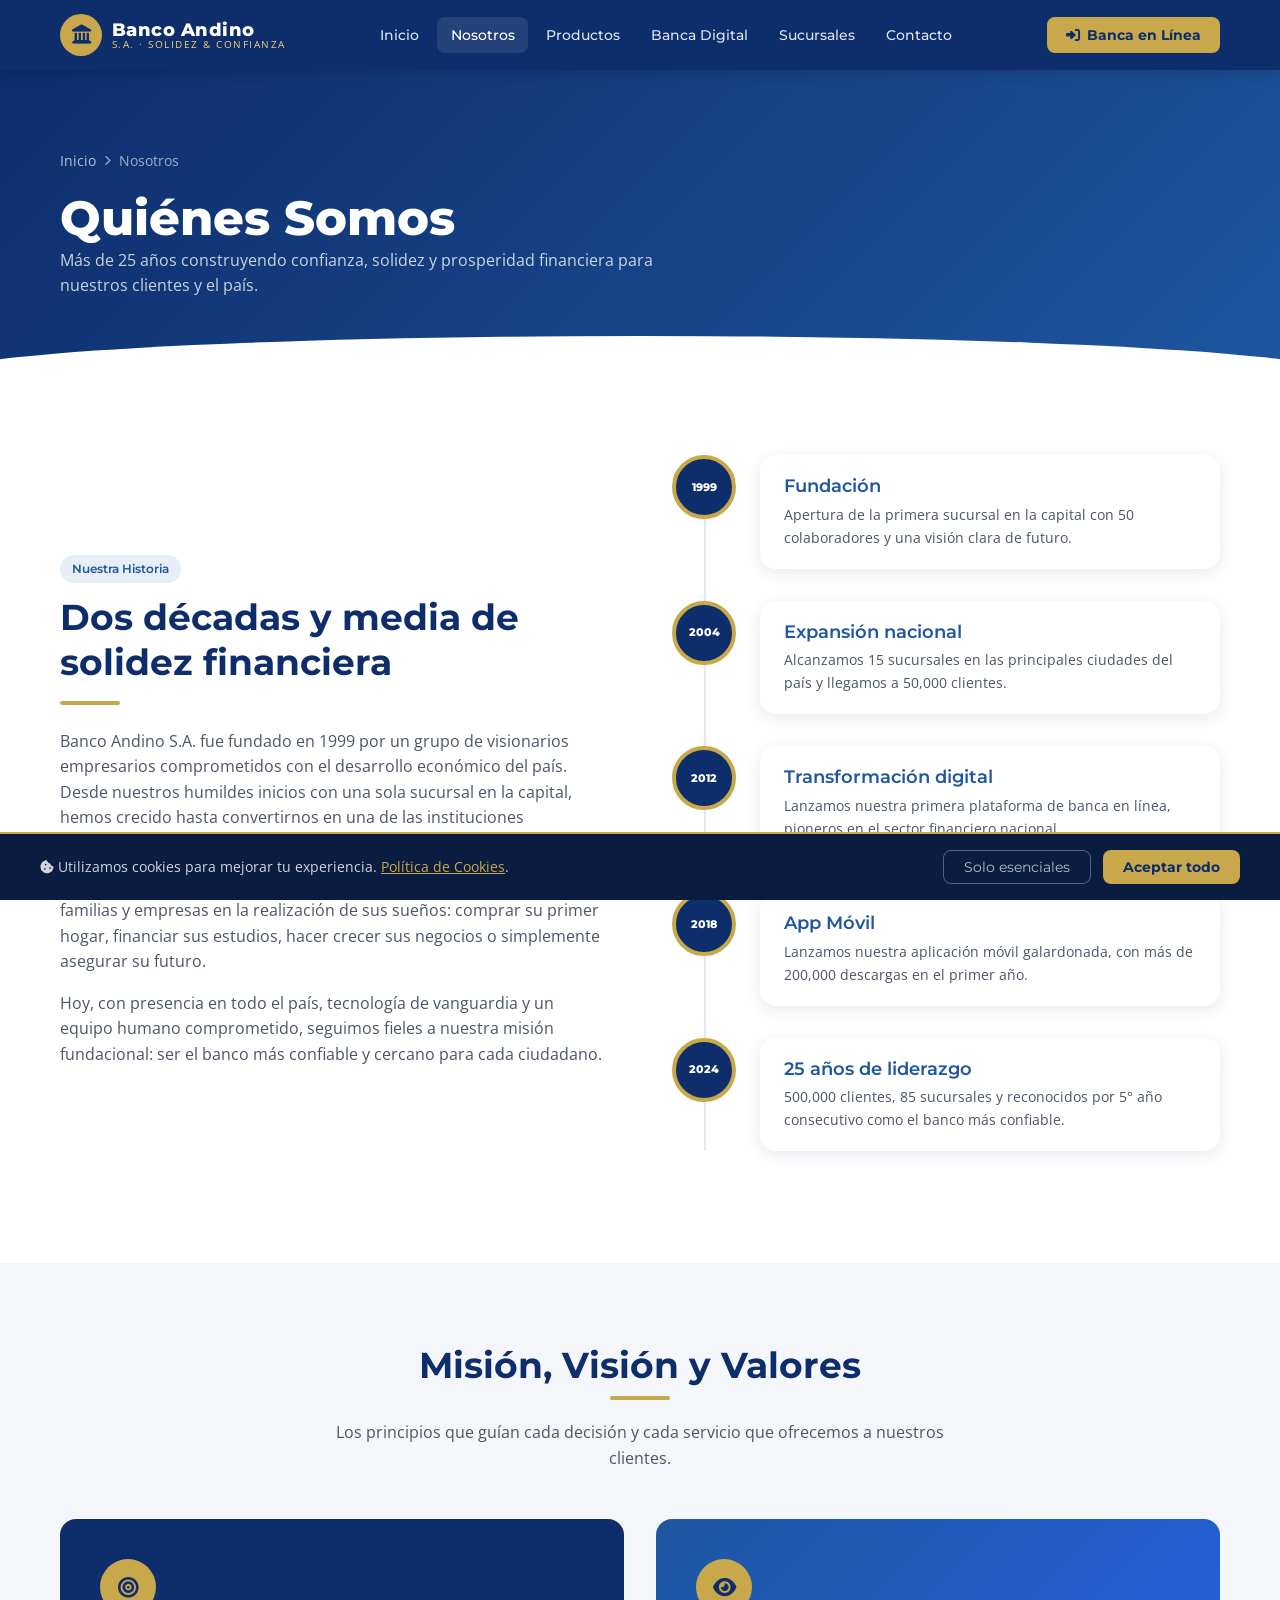
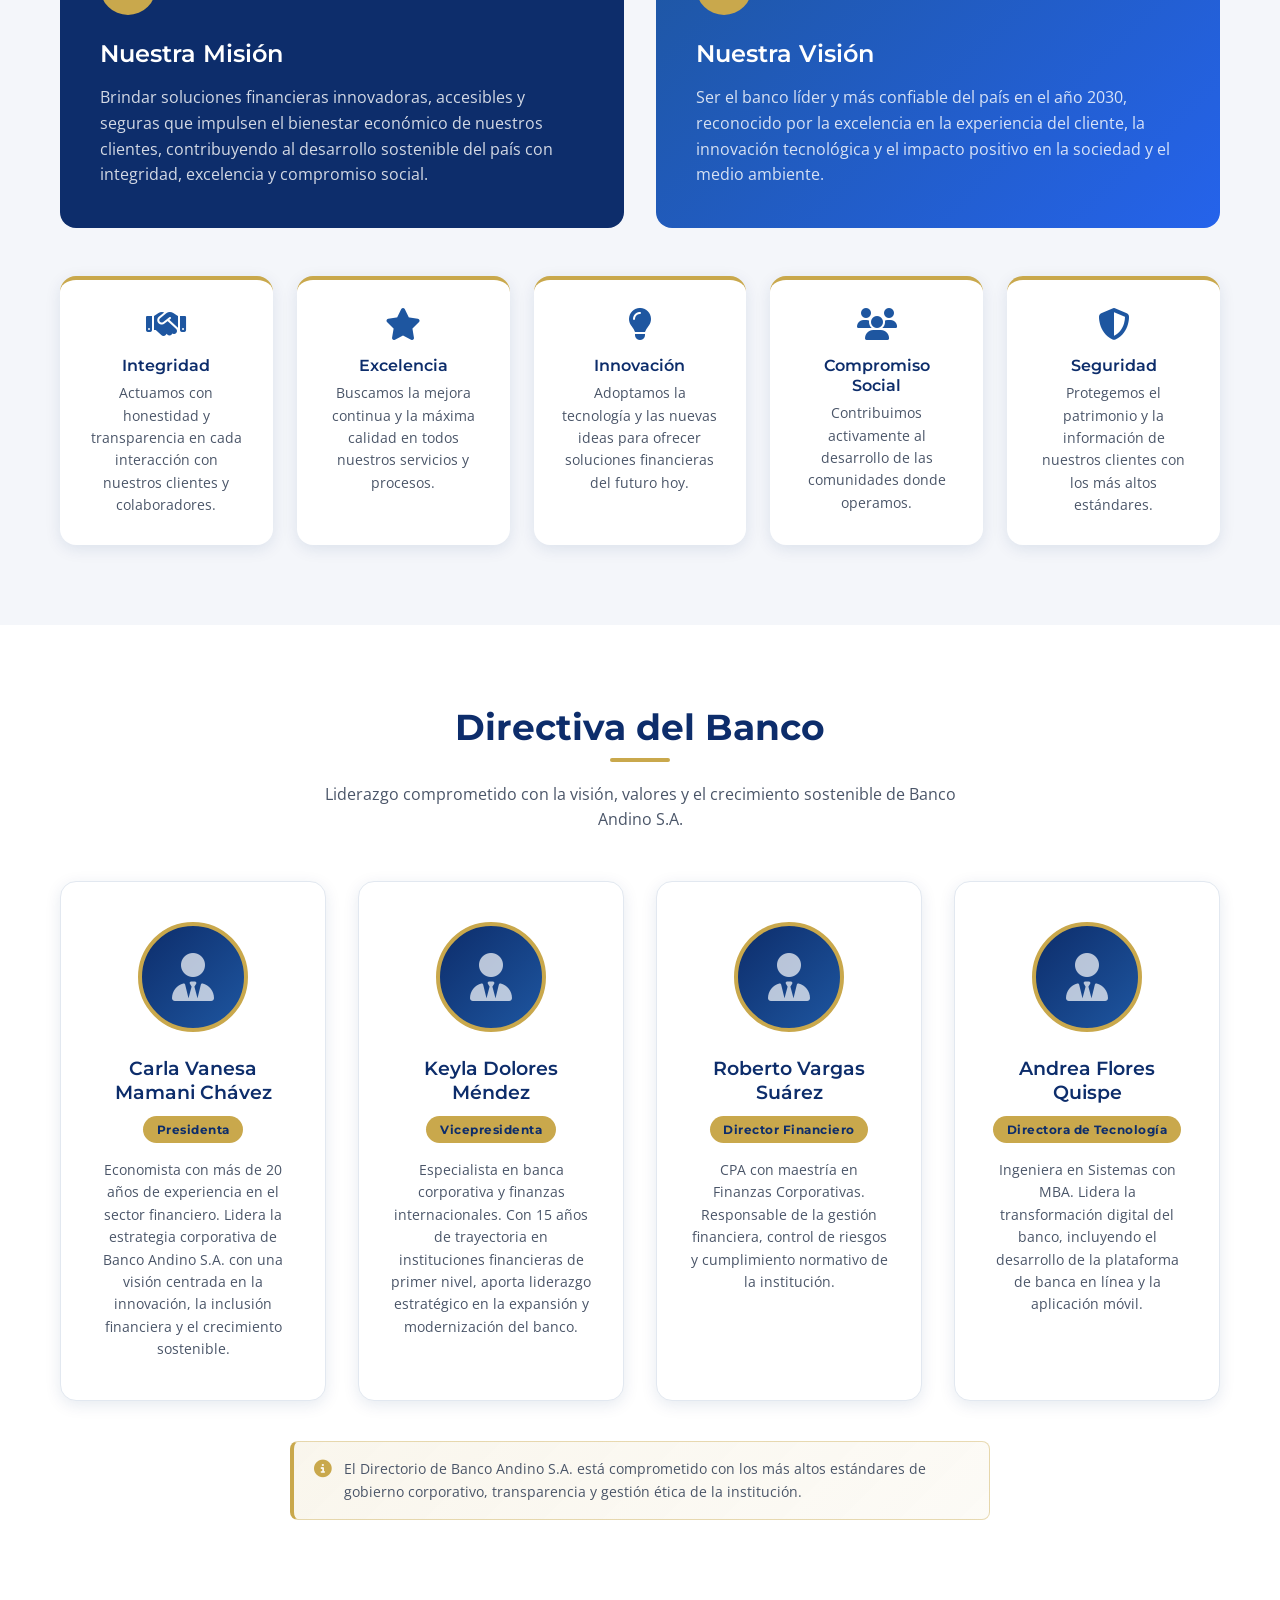
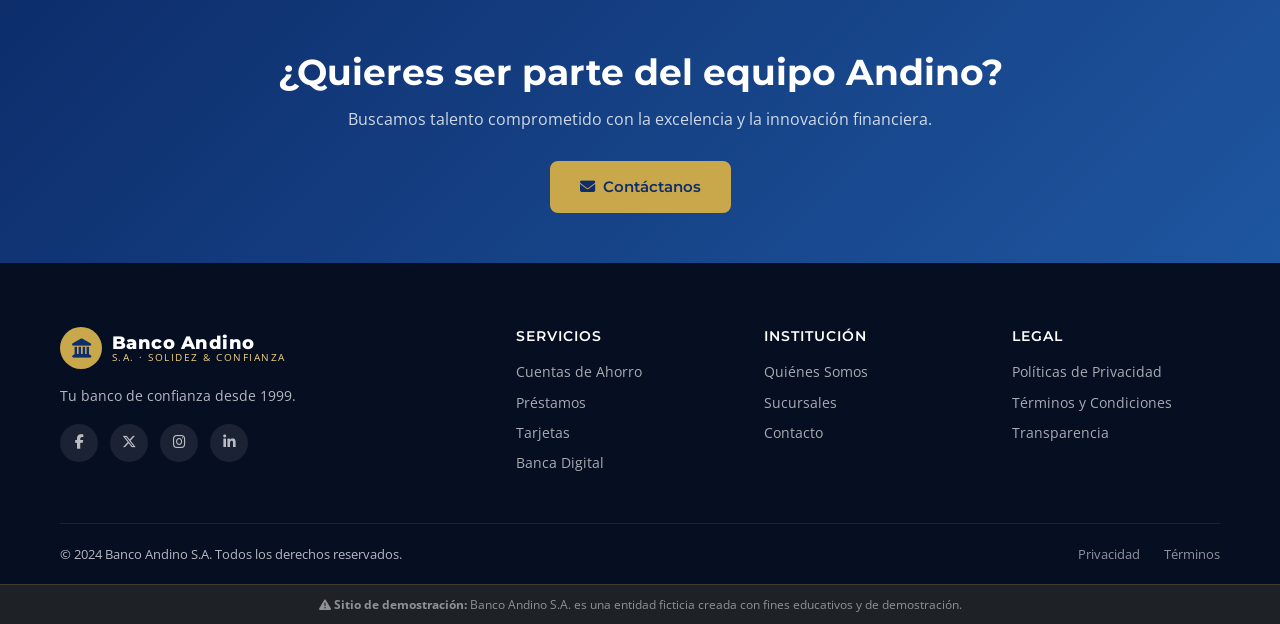
<file: pages/nosotros.html>
<!DOCTYPE html>
<html lang="es">
<head>
  <meta charset="UTF-8" />
  <meta name="viewport" content="width=device-width, initial-scale=1.0" />
  <meta name="description" content="Conoce la historia, misión, visión y directiva del Banco Andino S.A. — más de 25 años de solidez financiera." />
  <title>Nosotros | Banco Andino S.A.</title>
  <link rel="icon" href="data:image/svg+xml,<svg xmlns='http://www.w3.org/2000/svg' viewBox='0 0 100 100'><text y='.9em' font-size='90'>🏦</text></svg>" />
  <link rel="stylesheet" href="https://cdnjs.cloudflare.com/ajax/libs/font-awesome/6.5.1/css/all.min.css" crossorigin="anonymous" />
  <link rel="stylesheet" href="../css/style.css" />
</head>
<body>

  <a class="skip-link" href="#main-content">Saltar al contenido principal</a>

  <!-- ========== HEADER ========== -->
  <header class="site-header" role="banner">
    <div class="container">
      <div class="header-inner">
        <a href="../index.html" class="logo" aria-label="Banco Andino S.A. — Inicio">
          <div class="logo-icon"><i class="fa-solid fa-landmark"></i></div>
          <div class="logo-text">
            <span class="name">Banco Andino</span>
            <span class="tagline">S.A. · Solidez &amp; Confianza</span>
          </div>
        </a>
        <nav class="main-nav" role="navigation" aria-label="Navegación principal">
          <a href="../index.html">Inicio</a>
          <a href="nosotros.html" class="active">Nosotros</a>
          <a href="productos.html">Productos</a>
          <a href="banca-digital.html">Banca Digital</a>
          <a href="sucursales.html">Sucursales</a>
          <a href="contacto.html">Contacto</a>
        </nav>
        <div class="btn-online-wrap">
          <button class="btn-online"><i class="fa-solid fa-right-to-bracket"></i> Banca en Línea</button>
        </div>
        <button class="hamburger" aria-label="Abrir menú" aria-expanded="false" aria-controls="mobile-nav">
          <span></span><span></span><span></span>
        </button>
      </div>
    </div>
    <nav class="mobile-menu" id="mobile-nav" role="navigation" aria-label="Menú móvil">
      <a href="../index.html">Inicio</a>
      <a href="nosotros.html">Nosotros</a>
      <a href="productos.html">Productos</a>
      <a href="banca-digital.html">Banca Digital</a>
      <a href="sucursales.html">Sucursales</a>
      <a href="contacto.html">Contacto</a>
      <button class="btn-online"><i class="fa-solid fa-right-to-bracket"></i> Banca en Línea</button>
    </nav>
  </header>

  <!-- ========== MAIN ========== -->
  <main id="main-content" class="page-content">

    <!-- Page Hero -->
    <div class="page-hero">
      <div class="container">
        <nav class="breadcrumb" aria-label="Ruta de navegación">
          <a href="../index.html">Inicio</a>
          <i class="fa-solid fa-chevron-right"></i>
          <span>Nosotros</span>
        </nav>
        <h1>Quiénes Somos</h1>
        <p>Más de 25 años construyendo confianza, solidez y prosperidad financiera para nuestros clientes y el país.</p>
      </div>
    </div>

    <!-- HISTORIA -->
    <section class="section" id="historia">
      <div class="container">
        <div class="grid-2" style="align-items:center;gap:4rem;">
          <div>
            <div class="tag">Nuestra Historia</div>
            <h2 style="margin-top:0.75rem;">Dos décadas y media de solidez financiera</h2>
            <div class="divider"></div>
            <p>Banco Andino S.A. fue fundado en 1999 por un grupo de visionarios empresarios comprometidos con el desarrollo económico del país. Desde nuestros humildes inicios con una sola sucursal en la capital, hemos crecido hasta convertirnos en una de las instituciones financieras más sólidas y confiables del territorio nacional.</p>
            <p>A lo largo de estos 25 años, hemos acompañado a cientos de miles de familias y empresas en la realización de sus sueños: comprar su primer hogar, financiar sus estudios, hacer crecer sus negocios o simplemente asegurar su futuro.</p>
            <p>Hoy, con presencia en todo el país, tecnología de vanguardia y un equipo humano comprometido, seguimos fieles a nuestra misión fundacional: ser el banco más confiable y cercano para cada ciudadano.</p>
          </div>
          <div>
            <!-- Timeline -->
            <div class="timeline" role="list" aria-label="Hitos históricos">
              <div class="timeline-item" role="listitem">
                <div class="timeline-dot">1999</div>
                <div class="timeline-content">
                  <h4>Fundación</h4>
                  <p>Apertura de la primera sucursal en la capital con 50 colaboradores y una visión clara de futuro.</p>
                </div>
              </div>
              <div class="timeline-item" role="listitem">
                <div class="timeline-dot">2004</div>
                <div class="timeline-content">
                  <h4>Expansión nacional</h4>
                  <p>Alcanzamos 15 sucursales en las principales ciudades del país y llegamos a 50,000 clientes.</p>
                </div>
              </div>
              <div class="timeline-item" role="listitem">
                <div class="timeline-dot">2012</div>
                <div class="timeline-content">
                  <h4>Transformación digital</h4>
                  <p>Lanzamos nuestra primera plataforma de banca en línea, pioneros en el sector financiero nacional.</p>
                </div>
              </div>
              <div class="timeline-item" role="listitem">
                <div class="timeline-dot">2018</div>
                <div class="timeline-content">
                  <h4>App Móvil</h4>
                  <p>Lanzamos nuestra aplicación móvil galardonada, con más de 200,000 descargas en el primer año.</p>
                </div>
              </div>
              <div class="timeline-item" role="listitem">
                <div class="timeline-dot">2024</div>
                <div class="timeline-content">
                  <h4>25 años de liderazgo</h4>
                  <p>500,000 clientes, 85 sucursales y reconocidos por 5° año consecutivo como el banco más confiable.</p>
                </div>
              </div>
            </div>
          </div>
        </div>
      </div>
    </section>

    <!-- MISIÓN, VISIÓN, VALORES -->
    <section class="section bg-light" id="mision">
      <div class="container">
        <div class="section-header">
          <h2 class="title-underline">Misión, Visión y Valores</h2>
          <p>Los principios que guían cada decisión y cada servicio que ofrecemos a nuestros clientes.</p>
        </div>

        <!-- Misión y Visión -->
        <div class="grid-2" style="margin-bottom:3rem;">
          <div style="background:var(--blue-dark);border-radius:var(--radius-lg);padding:2.5rem;color:#fff;">
            <div style="width:56px;height:56px;background:var(--gold);border-radius:50%;display:flex;align-items:center;justify-content:center;margin-bottom:1.5rem;">
              <i class="fa-solid fa-bullseye" style="color:var(--blue-dark);font-size:1.3rem;"></i>
            </div>
            <h3 style="color:#fff;margin-bottom:1rem;">Nuestra Misión</h3>
            <p style="color:rgba(255,255,255,0.82);margin:0;">
              Brindar soluciones financieras innovadoras, accesibles y seguras que impulsen el bienestar económico de nuestros clientes, contribuyendo al desarrollo sostenible del país con integridad, excelencia y compromiso social.
            </p>
          </div>
          <div style="background:linear-gradient(135deg,var(--blue-mid),#2563eb);border-radius:var(--radius-lg);padding:2.5rem;color:#fff;">
            <div style="width:56px;height:56px;background:var(--gold);border-radius:50%;display:flex;align-items:center;justify-content:center;margin-bottom:1.5rem;">
              <i class="fa-solid fa-eye" style="color:var(--blue-dark);font-size:1.3rem;"></i>
            </div>
            <h3 style="color:#fff;margin-bottom:1rem;">Nuestra Visión</h3>
            <p style="color:rgba(255,255,255,0.82);margin:0;">
              Ser el banco líder y más confiable del país en el año 2030, reconocido por la excelencia en la experiencia del cliente, la innovación tecnológica y el impacto positivo en la sociedad y el medio ambiente.
            </p>
          </div>
        </div>

        <!-- Valores -->
        <div class="values-grid" role="list" aria-label="Valores institucionales">
          <article class="value-card" role="listitem">
            <i class="fa-solid fa-handshake"></i>
            <h3>Integridad</h3>
            <p>Actuamos con honestidad y transparencia en cada interacción con nuestros clientes y colaboradores.</p>
          </article>
          <article class="value-card" role="listitem">
            <i class="fa-solid fa-star"></i>
            <h3>Excelencia</h3>
            <p>Buscamos la mejora continua y la máxima calidad en todos nuestros servicios y procesos.</p>
          </article>
          <article class="value-card" role="listitem">
            <i class="fa-solid fa-lightbulb"></i>
            <h3>Innovación</h3>
            <p>Adoptamos la tecnología y las nuevas ideas para ofrecer soluciones financieras del futuro hoy.</p>
          </article>
          <article class="value-card" role="listitem">
            <i class="fa-solid fa-users"></i>
            <h3>Compromiso Social</h3>
            <p>Contribuimos activamente al desarrollo de las comunidades donde operamos.</p>
          </article>
          <article class="value-card" role="listitem">
            <i class="fa-solid fa-shield-halved"></i>
            <h3>Seguridad</h3>
            <p>Protegemos el patrimonio y la información de nuestros clientes con los más altos estándares.</p>
          </article>
        </div>
      </div>
    </section>

    <!-- DIRECTIVA -->
    <section class="section" id="directiva" aria-labelledby="directiva-title">
      <div class="container">
        <div class="section-header">
          <h2 class="title-underline" id="directiva-title">Directiva del Banco</h2>
          <p>Liderazgo comprometido con la visión, valores y el crecimiento sostenible de Banco Andino S.A.</p>
        </div>

        <div class="board-grid" role="list" aria-label="Miembros de la directiva">

          <!-- Presidenta -->
          <article class="board-card" role="listitem">
            <div class="board-avatar" aria-hidden="true">
              <i class="fa-solid fa-user-tie"></i>
            </div>
            <h3 class="name">Carla Vanesa Mamani Chávez</h3>
            <span class="badge">Presidenta</span>
            <p class="bio">
              Economista con más de 20 años de experiencia en el sector financiero. Lidera la estrategia corporativa de Banco Andino S.A. con una visión centrada en la innovación, la inclusión financiera y el crecimiento sostenible.
            </p>
          </article>

          <!-- Vicepresidenta -->
          <article class="board-card" role="listitem">
            <div class="board-avatar" aria-hidden="true">
              <i class="fa-solid fa-user-tie"></i>
            </div>
            <h3 class="name">Keyla Dolores Méndez</h3>
            <span class="badge">Vicepresidenta</span>
            <p class="bio">
              Especialista en banca corporativa y finanzas internacionales. Con 15 años de trayectoria en instituciones financieras de primer nivel, aporta liderazgo estratégico en la expansión y modernización del banco.
            </p>
          </article>

          <!-- Director Financiero (complementario) -->
          <article class="board-card" role="listitem">
            <div class="board-avatar" aria-hidden="true">
              <i class="fa-solid fa-user-tie"></i>
            </div>
            <h3 class="name">Roberto Vargas Suárez</h3>
            <span class="badge">Director Financiero</span>
            <p class="bio">
              CPA con maestría en Finanzas Corporativas. Responsable de la gestión financiera, control de riesgos y cumplimiento normativo de la institución.
            </p>
          </article>

          <!-- Director de Tecnología (complementario) -->
          <article class="board-card" role="listitem">
            <div class="board-avatar" aria-hidden="true">
              <i class="fa-solid fa-user-tie"></i>
            </div>
            <h3 class="name">Andrea Flores Quispe</h3>
            <span class="badge">Directora de Tecnología</span>
            <p class="bio">
              Ingeniera en Sistemas con MBA. Lidera la transformación digital del banco, incluyendo el desarrollo de la plataforma de banca en línea y la aplicación móvil.
            </p>
          </article>
        </div>

        <div class="notice" style="margin-top:2.5rem;max-width:700px;margin-left:auto;margin-right:auto;">
          <i class="fa-solid fa-circle-info"></i>
          <p style="margin:0;font-size:0.875rem;">
            El Directorio de Banco Andino S.A. está comprometido con los más altos estándares de gobierno corporativo, transparencia y gestión ética de la institución.
          </p>
        </div>
      </div>
    </section>

    <!-- CTA -->
    <section class="section-sm" style="background:linear-gradient(135deg,var(--blue-dark),var(--blue-mid));text-align:center;">
      <div class="container">
        <h2 style="color:#fff;margin-bottom:0.75rem;">¿Quieres ser parte del equipo Andino?</h2>
        <p style="color:rgba(255,255,255,0.8);margin-bottom:1.75rem;">Buscamos talento comprometido con la excelencia y la innovación financiera.</p>
        <a href="contacto.html" class="btn btn-primary"><i class="fa-solid fa-envelope"></i> Contáctanos</a>
      </div>
    </section>

  </main>

  <!-- ========== FOOTER ========== -->
  <footer class="site-footer" role="contentinfo">
    <div class="container">
      <div class="footer-grid">
        <div class="footer-brand">
          <a href="../index.html" class="logo">
            <div class="logo-icon"><i class="fa-solid fa-landmark"></i></div>
            <div class="logo-text">
              <span class="name">Banco Andino</span>
              <span class="tagline">S.A. · Solidez &amp; Confianza</span>
            </div>
          </a>
          <p>Tu banco de confianza desde 1999.</p>
          <div class="social-links">
            <a href="#" class="social-link" aria-label="Facebook"><i class="fa-brands fa-facebook-f"></i></a>
            <a href="#" class="social-link" aria-label="Twitter/X"><i class="fa-brands fa-x-twitter"></i></a>
            <a href="#" class="social-link" aria-label="Instagram"><i class="fa-brands fa-instagram"></i></a>
            <a href="#" class="social-link" aria-label="LinkedIn"><i class="fa-brands fa-linkedin-in"></i></a>
          </div>
        </div>
        <div class="footer-col">
          <h4>Servicios</h4>
          <nav class="footer-links">
            <a href="productos.html#ahorro">Cuentas de Ahorro</a>
            <a href="productos.html#prestamos">Préstamos</a>
            <a href="productos.html#tarjetas">Tarjetas</a>
            <a href="banca-digital.html">Banca Digital</a>
          </nav>
        </div>
        <div class="footer-col">
          <h4>Institución</h4>
          <nav class="footer-links">
            <a href="nosotros.html">Quiénes Somos</a>
            <a href="sucursales.html">Sucursales</a>
            <a href="contacto.html">Contacto</a>
          </nav>
        </div>
        <div class="footer-col">
          <h4>Legal</h4>
          <nav class="footer-links">
            <a href="#">Políticas de Privacidad</a>
            <a href="#">Términos y Condiciones</a>
            <a href="#">Transparencia</a>
          </nav>
        </div>
      </div>
      <div class="footer-bottom">
        <p>&copy; 2024 Banco Andino S.A. Todos los derechos reservados.</p>
        <nav class="footer-legal"><a href="#">Privacidad</a><a href="#">Términos</a></nav>
      </div>
    </div>
    <div class="disclaimer" role="note">
      <i class="fa-solid fa-triangle-exclamation"></i>
      <strong>Sitio de demostración:</strong> Banco Andino S.A. es una entidad ficticia creada con fines educativos y de demostración.
    </div>
  </footer>

  <!-- Cookie Banner -->
  <div class="cookie-banner" role="dialog" aria-label="Aviso de cookies">
    <div class="cookie-inner">
      <p><i class="fa-solid fa-cookie-bite"></i> Utilizamos cookies para mejorar tu experiencia. <a href="#">Política de Cookies</a>.</p>
      <div class="cookie-actions">
        <button class="btn-decline">Solo esenciales</button>
        <button class="btn-accept">Aceptar todo</button>
      </div>
    </div>
  </div>

  <script src="../js/main.js"></script>
</body>
</html>
</file>
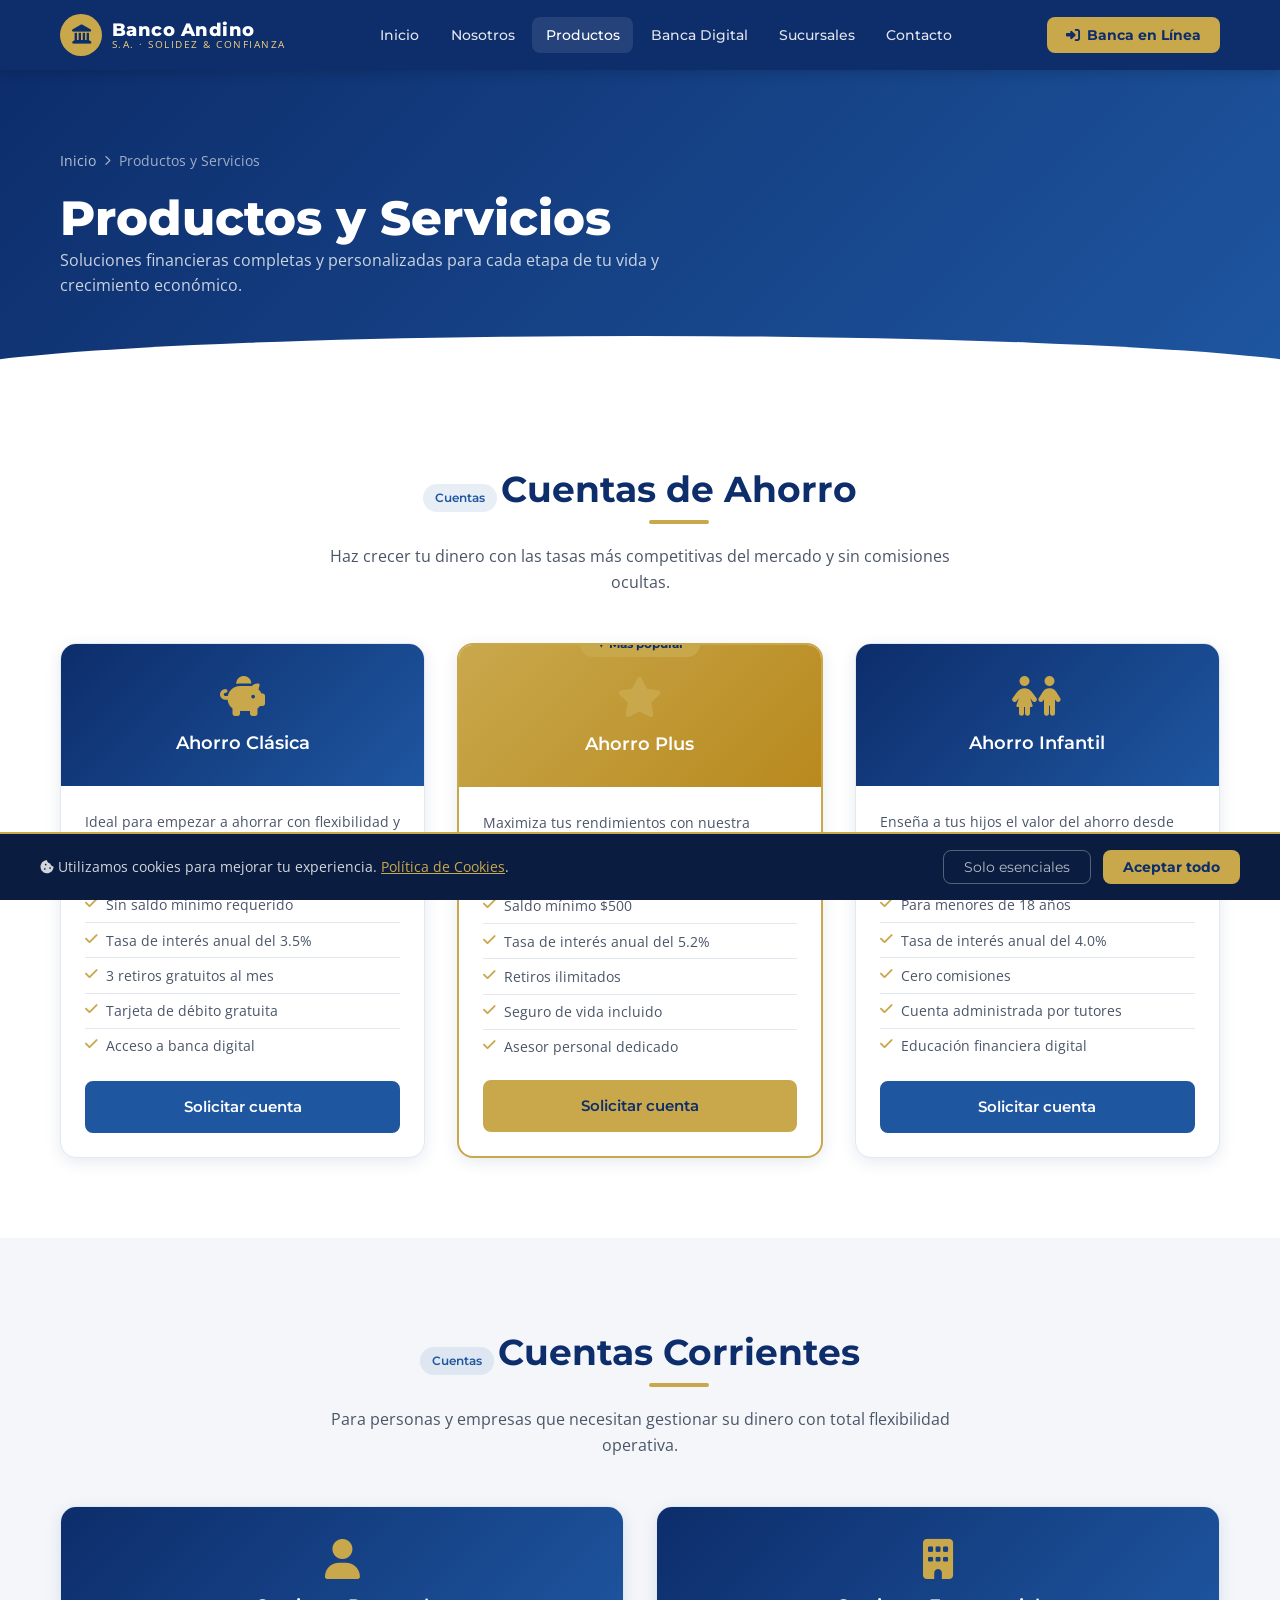
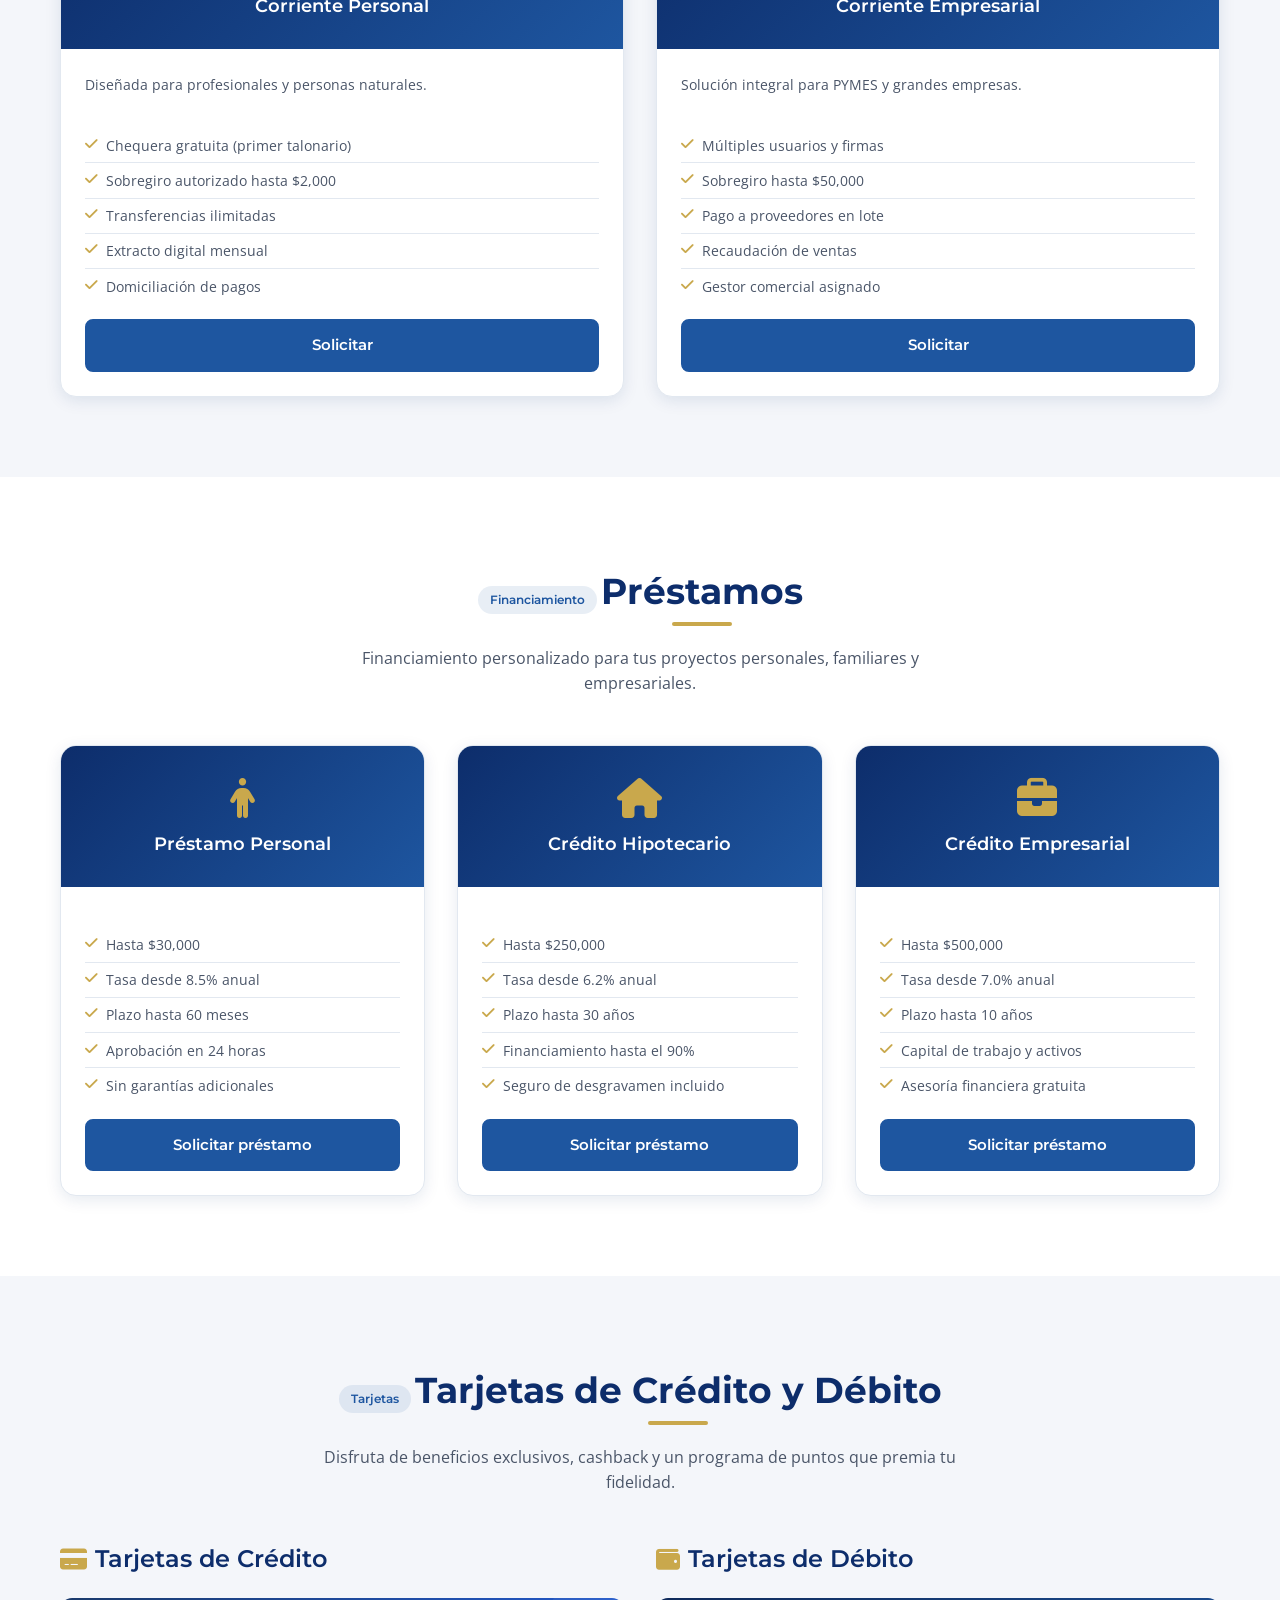
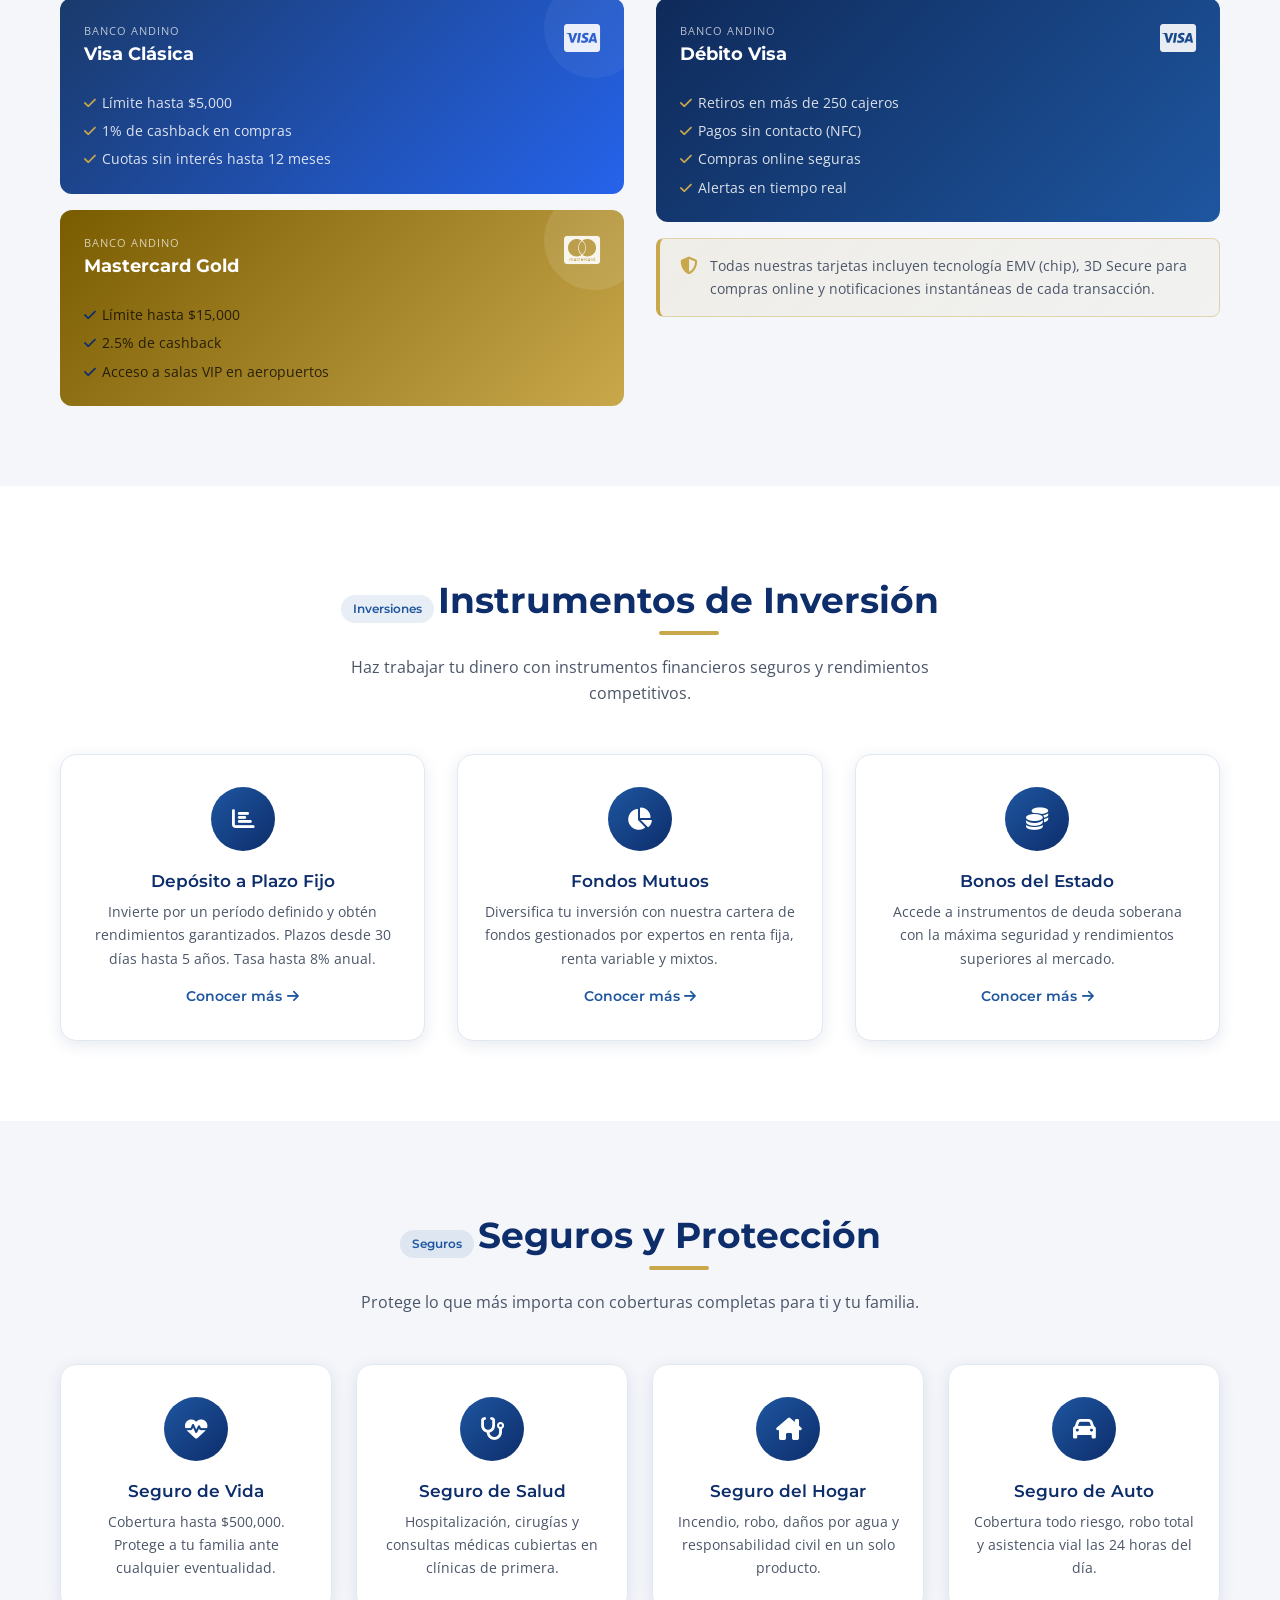
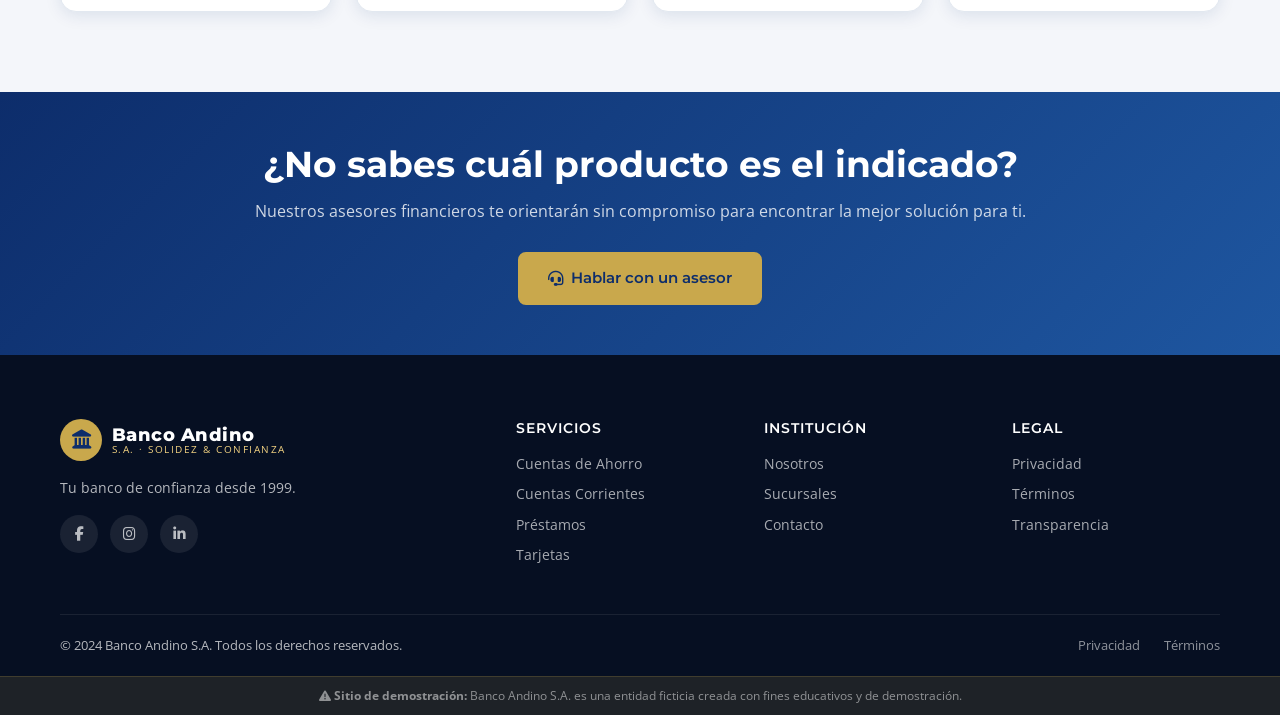
<file: pages/productos.html>
<!DOCTYPE html>
<html lang="es">
<head>
  <meta charset="UTF-8" />
  <meta name="viewport" content="width=device-width, initial-scale=1.0" />
  <meta name="description" content="Descubre los productos financieros de Banco Andino S.A.: cuentas de ahorro, corrientes, préstamos, tarjetas e inversiones." />
  <title>Productos y Servicios | Banco Andino S.A.</title>
  <link rel="icon" href="data:image/svg+xml,<svg xmlns='http://www.w3.org/2000/svg' viewBox='0 0 100 100'><text y='.9em' font-size='90'>🏦</text></svg>" />
  <link rel="stylesheet" href="https://cdnjs.cloudflare.com/ajax/libs/font-awesome/6.5.1/css/all.min.css" crossorigin="anonymous" />
  <link rel="stylesheet" href="../css/style.css" />
</head>
<body>

  <a class="skip-link" href="#main-content">Saltar al contenido principal</a>

  <!-- ========== HEADER ========== -->
  <header class="site-header" role="banner">
    <div class="container">
      <div class="header-inner">
        <a href="../index.html" class="logo" aria-label="Banco Andino S.A. — Inicio">
          <div class="logo-icon"><i class="fa-solid fa-landmark"></i></div>
          <div class="logo-text">
            <span class="name">Banco Andino</span>
            <span class="tagline">S.A. · Solidez &amp; Confianza</span>
          </div>
        </a>
        <nav class="main-nav" role="navigation" aria-label="Navegación principal">
          <a href="../index.html">Inicio</a>
          <a href="nosotros.html">Nosotros</a>
          <a href="productos.html" class="active">Productos</a>
          <a href="banca-digital.html">Banca Digital</a>
          <a href="sucursales.html">Sucursales</a>
          <a href="contacto.html">Contacto</a>
        </nav>
        <div class="btn-online-wrap">
          <button class="btn-online"><i class="fa-solid fa-right-to-bracket"></i> Banca en Línea</button>
        </div>
        <button class="hamburger" aria-label="Abrir menú" aria-expanded="false" aria-controls="mobile-nav">
          <span></span><span></span><span></span>
        </button>
      </div>
    </div>
    <nav class="mobile-menu" id="mobile-nav" role="navigation" aria-label="Menú móvil">
      <a href="../index.html">Inicio</a>
      <a href="nosotros.html">Nosotros</a>
      <a href="productos.html">Productos</a>
      <a href="banca-digital.html">Banca Digital</a>
      <a href="sucursales.html">Sucursales</a>
      <a href="contacto.html">Contacto</a>
      <button class="btn-online"><i class="fa-solid fa-right-to-bracket"></i> Banca en Línea</button>
    </nav>
  </header>

  <!-- ========== MAIN ========== -->
  <main id="main-content" class="page-content">

    <!-- Page Hero -->
    <div class="page-hero">
      <div class="container">
        <nav class="breadcrumb" aria-label="Ruta de navegación">
          <a href="../index.html">Inicio</a>
          <i class="fa-solid fa-chevron-right"></i>
          <span>Productos y Servicios</span>
        </nav>
        <h1>Productos y Servicios</h1>
        <p>Soluciones financieras completas y personalizadas para cada etapa de tu vida y crecimiento económico.</p>
      </div>
    </div>

    <!-- CUENTAS DE AHORRO -->
    <section class="section" id="ahorro">
      <div class="container">
        <div class="section-header">
          <div class="tag">Cuentas</div>
          <h2 class="title-underline" style="margin-top:0.75rem;">Cuentas de Ahorro</h2>
          <p>Haz crecer tu dinero con las tasas más competitivas del mercado y sin comisiones ocultas.</p>
        </div>

        <div class="grid-3">
          <!-- Ahorro Clásica -->
          <article class="product-card">
            <div class="product-card-top">
              <i class="fa-solid fa-piggy-bank"></i>
              <h3>Ahorro Clásica</h3>
            </div>
            <div class="product-card-body">
              <p style="font-size:0.9rem;color:var(--gray-text);">Ideal para empezar a ahorrar con flexibilidad y sin mínimos.</p>
              <ul>
                <li><i class="fa-solid fa-check"></i> Sin saldo mínimo requerido</li>
                <li><i class="fa-solid fa-check"></i> Tasa de interés anual del 3.5%</li>
                <li><i class="fa-solid fa-check"></i> 3 retiros gratuitos al mes</li>
                <li><i class="fa-solid fa-check"></i> Tarjeta de débito gratuita</li>
                <li><i class="fa-solid fa-check"></i> Acceso a banca digital</li>
              </ul>
              <a href="contacto.html" class="btn btn-blue" style="width:100%;justify-content:center;margin-top:auto;">
                Solicitar cuenta
              </a>
            </div>
          </article>

          <!-- Ahorro Plus -->
          <article class="product-card" style="border: 2px solid var(--gold);position:relative;">
            <div style="position:absolute;top:-14px;left:50%;transform:translateX(-50%);background:var(--gold);color:var(--blue-dark);font-size:0.75rem;font-weight:700;padding:0.2rem 1rem;border-radius:50px;font-family:var(--font-head);white-space:nowrap;">✦ Más popular</div>
            <div class="product-card-top" style="background:linear-gradient(135deg,var(--gold),#b8891e);">
              <i class="fa-solid fa-star"></i>
              <h3>Ahorro Plus</h3>
            </div>
            <div class="product-card-body">
              <p style="font-size:0.9rem;color:var(--gray-text);">Maximiza tus rendimientos con nuestra cuenta premium.</p>
              <ul>
                <li><i class="fa-solid fa-check"></i> Saldo mínimo $500</li>
                <li><i class="fa-solid fa-check"></i> Tasa de interés anual del 5.2%</li>
                <li><i class="fa-solid fa-check"></i> Retiros ilimitados</li>
                <li><i class="fa-solid fa-check"></i> Seguro de vida incluido</li>
                <li><i class="fa-solid fa-check"></i> Asesor personal dedicado</li>
              </ul>
              <a href="contacto.html" class="btn btn-primary" style="width:100%;justify-content:center;margin-top:auto;">
                Solicitar cuenta
              </a>
            </div>
          </article>

          <!-- Ahorro Infantil -->
          <article class="product-card">
            <div class="product-card-top">
              <i class="fa-solid fa-children"></i>
              <h3>Ahorro Infantil</h3>
            </div>
            <div class="product-card-body">
              <p style="font-size:0.9rem;color:var(--gray-text);">Enseña a tus hijos el valor del ahorro desde temprana edad.</p>
              <ul>
                <li><i class="fa-solid fa-check"></i> Para menores de 18 años</li>
                <li><i class="fa-solid fa-check"></i> Tasa de interés anual del 4.0%</li>
                <li><i class="fa-solid fa-check"></i> Cero comisiones</li>
                <li><i class="fa-solid fa-check"></i> Cuenta administrada por tutores</li>
                <li><i class="fa-solid fa-check"></i> Educación financiera digital</li>
              </ul>
              <a href="contacto.html" class="btn btn-blue" style="width:100%;justify-content:center;margin-top:auto;">
                Solicitar cuenta
              </a>
            </div>
          </article>
        </div>
      </div>
    </section>

    <!-- CUENTAS CORRIENTES -->
    <section class="section bg-light" id="corriente">
      <div class="container">
        <div class="section-header">
          <div class="tag">Cuentas</div>
          <h2 class="title-underline" style="margin-top:0.75rem;">Cuentas Corrientes</h2>
          <p>Para personas y empresas que necesitan gestionar su dinero con total flexibilidad operativa.</p>
        </div>

        <div class="grid-2">
          <article class="product-card">
            <div class="product-card-top">
              <i class="fa-solid fa-user"></i>
              <h3>Corriente Personal</h3>
            </div>
            <div class="product-card-body">
              <p style="font-size:0.9rem;">Diseñada para profesionales y personas naturales.</p>
              <ul>
                <li><i class="fa-solid fa-check"></i> Chequera gratuita (primer talonario)</li>
                <li><i class="fa-solid fa-check"></i> Sobregiro autorizado hasta $2,000</li>
                <li><i class="fa-solid fa-check"></i> Transferencias ilimitadas</li>
                <li><i class="fa-solid fa-check"></i> Extracto digital mensual</li>
                <li><i class="fa-solid fa-check"></i> Domiciliación de pagos</li>
              </ul>
              <a href="contacto.html" class="btn btn-blue" style="width:100%;justify-content:center;margin-top:auto;">Solicitar</a>
            </div>
          </article>
          <article class="product-card">
            <div class="product-card-top">
              <i class="fa-solid fa-building"></i>
              <h3>Corriente Empresarial</h3>
            </div>
            <div class="product-card-body">
              <p style="font-size:0.9rem;">Solución integral para PYMES y grandes empresas.</p>
              <ul>
                <li><i class="fa-solid fa-check"></i> Múltiples usuarios y firmas</li>
                <li><i class="fa-solid fa-check"></i> Sobregiro hasta $50,000</li>
                <li><i class="fa-solid fa-check"></i> Pago a proveedores en lote</li>
                <li><i class="fa-solid fa-check"></i> Recaudación de ventas</li>
                <li><i class="fa-solid fa-check"></i> Gestor comercial asignado</li>
              </ul>
              <a href="contacto.html" class="btn btn-blue" style="width:100%;justify-content:center;margin-top:auto;">Solicitar</a>
            </div>
          </article>
        </div>
      </div>
    </section>

    <!-- PRÉSTAMOS -->
    <section class="section" id="prestamos">
      <div class="container">
        <div class="section-header">
          <div class="tag">Financiamiento</div>
          <h2 class="title-underline" style="margin-top:0.75rem;">Préstamos</h2>
          <p>Financiamiento personalizado para tus proyectos personales, familiares y empresariales.</p>
        </div>

        <div class="grid-3">
          <article class="product-card">
            <div class="product-card-top">
              <i class="fa-solid fa-person"></i>
              <h3>Préstamo Personal</h3>
            </div>
            <div class="product-card-body">
              <ul>
                <li><i class="fa-solid fa-check"></i> Hasta $30,000</li>
                <li><i class="fa-solid fa-check"></i> Tasa desde 8.5% anual</li>
                <li><i class="fa-solid fa-check"></i> Plazo hasta 60 meses</li>
                <li><i class="fa-solid fa-check"></i> Aprobación en 24 horas</li>
                <li><i class="fa-solid fa-check"></i> Sin garantías adicionales</li>
              </ul>
              <a href="contacto.html" class="btn btn-blue" style="width:100%;justify-content:center;margin-top:auto;">Solicitar préstamo</a>
            </div>
          </article>

          <article class="product-card">
            <div class="product-card-top">
              <i class="fa-solid fa-house"></i>
              <h3>Crédito Hipotecario</h3>
            </div>
            <div class="product-card-body">
              <ul>
                <li><i class="fa-solid fa-check"></i> Hasta $250,000</li>
                <li><i class="fa-solid fa-check"></i> Tasa desde 6.2% anual</li>
                <li><i class="fa-solid fa-check"></i> Plazo hasta 30 años</li>
                <li><i class="fa-solid fa-check"></i> Financiamiento hasta el 90%</li>
                <li><i class="fa-solid fa-check"></i> Seguro de desgravamen incluido</li>
              </ul>
              <a href="contacto.html" class="btn btn-blue" style="width:100%;justify-content:center;margin-top:auto;">Solicitar préstamo</a>
            </div>
          </article>

          <article class="product-card">
            <div class="product-card-top">
              <i class="fa-solid fa-briefcase"></i>
              <h3>Crédito Empresarial</h3>
            </div>
            <div class="product-card-body">
              <ul>
                <li><i class="fa-solid fa-check"></i> Hasta $500,000</li>
                <li><i class="fa-solid fa-check"></i> Tasa desde 7.0% anual</li>
                <li><i class="fa-solid fa-check"></i> Plazo hasta 10 años</li>
                <li><i class="fa-solid fa-check"></i> Capital de trabajo y activos</li>
                <li><i class="fa-solid fa-check"></i> Asesoría financiera gratuita</li>
              </ul>
              <a href="contacto.html" class="btn btn-blue" style="width:100%;justify-content:center;margin-top:auto;">Solicitar préstamo</a>
            </div>
          </article>
        </div>
      </div>
    </section>

    <!-- TARJETAS -->
    <section class="section bg-light" id="tarjetas">
      <div class="container">
        <div class="section-header">
          <div class="tag">Tarjetas</div>
          <h2 class="title-underline" style="margin-top:0.75rem;">Tarjetas de Crédito y Débito</h2>
          <p>Disfruta de beneficios exclusivos, cashback y un programa de puntos que premia tu fidelidad.</p>
        </div>

        <div class="grid-2">
          <!-- Tarjetas de crédito -->
          <div>
            <h3 style="margin-bottom:1.5rem;display:flex;align-items:center;gap:0.5rem;">
              <i class="fa-solid fa-credit-card" style="color:var(--gold);"></i> Tarjetas de Crédito
            </h3>
            <div style="display:flex;flex-direction:column;gap:1rem;">
              <!-- Card Clásica -->
              <div style="background:linear-gradient(135deg,#1a3a6b,#2563eb);border-radius:12px;padding:1.5rem;color:#fff;position:relative;overflow:hidden;">
                <div style="position:absolute;right:-20px;top:-20px;width:100px;height:100px;background:rgba(255,255,255,0.05);border-radius:50%;"></div>
                <div style="display:flex;justify-content:space-between;align-items:flex-start;margin-bottom:1.5rem;">
                  <div>
                    <div style="font-size:0.7rem;opacity:0.7;letter-spacing:1px;text-transform:uppercase;">Banco Andino</div>
                    <div style="font-family:var(--font-head);font-weight:700;font-size:1.1rem;">Visa Clásica</div>
                  </div>
                  <i class="fa-brands fa-cc-visa" style="font-size:2rem;opacity:0.9;"></i>
                </div>
                <ul style="font-size:0.85rem;color:rgba(255,255,255,0.85);display:flex;flex-direction:column;gap:0.4rem;">
                  <li><i class="fa-solid fa-check" style="color:var(--gold);margin-right:6px;"></i>Límite hasta $5,000</li>
                  <li><i class="fa-solid fa-check" style="color:var(--gold);margin-right:6px;"></i>1% de cashback en compras</li>
                  <li><i class="fa-solid fa-check" style="color:var(--gold);margin-right:6px;"></i>Cuotas sin interés hasta 12 meses</li>
                </ul>
              </div>

              <!-- Card Gold -->
              <div style="background:linear-gradient(135deg,#7a5c00,var(--gold));border-radius:12px;padding:1.5rem;color:#fff;position:relative;overflow:hidden;">
                <div style="position:absolute;right:-20px;top:-20px;width:100px;height:100px;background:rgba(255,255,255,0.1);border-radius:50%;"></div>
                <div style="display:flex;justify-content:space-between;align-items:flex-start;margin-bottom:1.5rem;">
                  <div>
                    <div style="font-size:0.7rem;opacity:0.7;letter-spacing:1px;text-transform:uppercase;">Banco Andino</div>
                    <div style="font-family:var(--font-head);font-weight:700;font-size:1.1rem;">Mastercard Gold</div>
                  </div>
                  <i class="fa-brands fa-cc-mastercard" style="font-size:2rem;opacity:0.9;"></i>
                </div>
                <ul style="font-size:0.85rem;color:rgba(0,0,0,0.75);display:flex;flex-direction:column;gap:0.4rem;">
                  <li><i class="fa-solid fa-check" style="color:var(--blue-dark);margin-right:6px;"></i>Límite hasta $15,000</li>
                  <li><i class="fa-solid fa-check" style="color:var(--blue-dark);margin-right:6px;"></i>2.5% de cashback</li>
                  <li><i class="fa-solid fa-check" style="color:var(--blue-dark);margin-right:6px;"></i>Acceso a salas VIP en aeropuertos</li>
                </ul>
              </div>
            </div>
          </div>

          <!-- Tarjetas de débito -->
          <div>
            <h3 style="margin-bottom:1.5rem;display:flex;align-items:center;gap:0.5rem;">
              <i class="fa-solid fa-wallet" style="color:var(--gold);"></i> Tarjetas de Débito
            </h3>
            <div style="display:flex;flex-direction:column;gap:1rem;">
              <div style="background:linear-gradient(135deg,#0f2a5a,var(--blue-mid));border-radius:12px;padding:1.5rem;color:#fff;">
                <div style="display:flex;justify-content:space-between;align-items:flex-start;margin-bottom:1.5rem;">
                  <div>
                    <div style="font-size:0.7rem;opacity:0.7;letter-spacing:1px;text-transform:uppercase;">Banco Andino</div>
                    <div style="font-family:var(--font-head);font-weight:700;font-size:1.1rem;">Débito Visa</div>
                  </div>
                  <i class="fa-brands fa-cc-visa" style="font-size:2rem;opacity:0.9;"></i>
                </div>
                <ul style="font-size:0.85rem;color:rgba(255,255,255,0.85);display:flex;flex-direction:column;gap:0.4rem;">
                  <li><i class="fa-solid fa-check" style="color:var(--gold);margin-right:6px;"></i>Retiros en más de 250 cajeros</li>
                  <li><i class="fa-solid fa-check" style="color:var(--gold);margin-right:6px;"></i>Pagos sin contacto (NFC)</li>
                  <li><i class="fa-solid fa-check" style="color:var(--gold);margin-right:6px;"></i>Compras online seguras</li>
                  <li><i class="fa-solid fa-check" style="color:var(--gold);margin-right:6px;"></i>Alertas en tiempo real</li>
                </ul>
              </div>

              <div class="notice">
                <i class="fa-solid fa-shield-halved"></i>
                <p style="margin:0;font-size:0.875rem;">
                  Todas nuestras tarjetas incluyen tecnología EMV (chip), 3D Secure para compras online y notificaciones instantáneas de cada transacción.
                </p>
              </div>
            </div>
          </div>
        </div>
      </div>
    </section>

    <!-- INVERSIONES -->
    <section class="section" id="inversiones">
      <div class="container">
        <div class="section-header">
          <div class="tag">Inversiones</div>
          <h2 class="title-underline" style="margin-top:0.75rem;">Instrumentos de Inversión</h2>
          <p>Haz trabajar tu dinero con instrumentos financieros seguros y rendimientos competitivos.</p>
        </div>

        <div class="grid-3">
          <article class="service-card">
            <div class="service-icon"><i class="fa-solid fa-chart-bar"></i></div>
            <h3>Depósito a Plazo Fijo</h3>
            <p>Invierte por un período definido y obtén rendimientos garantizados. Plazos desde 30 días hasta 5 años. Tasa hasta 8% anual.</p>
            <a href="contacto.html" class="btn-link">Conocer más <i class="fa-solid fa-arrow-right"></i></a>
          </article>
          <article class="service-card">
            <div class="service-icon"><i class="fa-solid fa-chart-pie"></i></div>
            <h3>Fondos Mutuos</h3>
            <p>Diversifica tu inversión con nuestra cartera de fondos gestionados por expertos en renta fija, renta variable y mixtos.</p>
            <a href="contacto.html" class="btn-link">Conocer más <i class="fa-solid fa-arrow-right"></i></a>
          </article>
          <article class="service-card">
            <div class="service-icon"><i class="fa-solid fa-coins"></i></div>
            <h3>Bonos del Estado</h3>
            <p>Accede a instrumentos de deuda soberana con la máxima seguridad y rendimientos superiores al mercado.</p>
            <a href="contacto.html" class="btn-link">Conocer más <i class="fa-solid fa-arrow-right"></i></a>
          </article>
        </div>
      </div>
    </section>

    <!-- SEGUROS -->
    <section class="section bg-light" id="seguros">
      <div class="container">
        <div class="section-header">
          <div class="tag">Seguros</div>
          <h2 class="title-underline" style="margin-top:0.75rem;">Seguros y Protección</h2>
          <p>Protege lo que más importa con coberturas completas para ti y tu familia.</p>
        </div>

        <div class="grid-4">
          <article class="service-card">
            <div class="service-icon"><i class="fa-solid fa-heart-pulse"></i></div>
            <h3>Seguro de Vida</h3>
            <p>Cobertura hasta $500,000. Protege a tu familia ante cualquier eventualidad.</p>
          </article>
          <article class="service-card">
            <div class="service-icon"><i class="fa-solid fa-stethoscope"></i></div>
            <h3>Seguro de Salud</h3>
            <p>Hospitalización, cirugías y consultas médicas cubiertas en clínicas de primera.</p>
          </article>
          <article class="service-card">
            <div class="service-icon"><i class="fa-solid fa-house-chimney"></i></div>
            <h3>Seguro del Hogar</h3>
            <p>Incendio, robo, daños por agua y responsabilidad civil en un solo producto.</p>
          </article>
          <article class="service-card">
            <div class="service-icon"><i class="fa-solid fa-car"></i></div>
            <h3>Seguro de Auto</h3>
            <p>Cobertura todo riesgo, robo total y asistencia vial las 24 horas del día.</p>
          </article>
        </div>
      </div>
    </section>

    <!-- CTA -->
    <section class="section-sm" style="background:linear-gradient(135deg,var(--blue-dark),var(--blue-mid));text-align:center;">
      <div class="container">
        <h2 style="color:#fff;margin-bottom:0.75rem;">¿No sabes cuál producto es el indicado?</h2>
        <p style="color:rgba(255,255,255,0.8);margin-bottom:1.75rem;">Nuestros asesores financieros te orientarán sin compromiso para encontrar la mejor solución para ti.</p>
        <a href="contacto.html" class="btn btn-primary"><i class="fa-solid fa-headset"></i> Hablar con un asesor</a>
      </div>
    </section>

  </main>

  <!-- ========== FOOTER ========== -->
  <footer class="site-footer" role="contentinfo">
    <div class="container">
      <div class="footer-grid">
        <div class="footer-brand">
          <a href="../index.html" class="logo">
            <div class="logo-icon"><i class="fa-solid fa-landmark"></i></div>
            <div class="logo-text">
              <span class="name">Banco Andino</span>
              <span class="tagline">S.A. · Solidez &amp; Confianza</span>
            </div>
          </a>
          <p>Tu banco de confianza desde 1999.</p>
          <div class="social-links">
            <a href="#" class="social-link" aria-label="Facebook"><i class="fa-brands fa-facebook-f"></i></a>
            <a href="#" class="social-link" aria-label="Instagram"><i class="fa-brands fa-instagram"></i></a>
            <a href="#" class="social-link" aria-label="LinkedIn"><i class="fa-brands fa-linkedin-in"></i></a>
          </div>
        </div>
        <div class="footer-col"><h4>Servicios</h4><nav class="footer-links"><a href="#ahorro">Cuentas de Ahorro</a><a href="#corriente">Cuentas Corrientes</a><a href="#prestamos">Préstamos</a><a href="#tarjetas">Tarjetas</a></nav></div>
        <div class="footer-col"><h4>Institución</h4><nav class="footer-links"><a href="nosotros.html">Nosotros</a><a href="sucursales.html">Sucursales</a><a href="contacto.html">Contacto</a></nav></div>
        <div class="footer-col"><h4>Legal</h4><nav class="footer-links"><a href="#">Privacidad</a><a href="#">Términos</a><a href="#">Transparencia</a></nav></div>
      </div>
      <div class="footer-bottom">
        <p>&copy; 2024 Banco Andino S.A. Todos los derechos reservados.</p>
        <nav class="footer-legal"><a href="#">Privacidad</a><a href="#">Términos</a></nav>
      </div>
    </div>
    <div class="disclaimer" role="note">
      <i class="fa-solid fa-triangle-exclamation"></i>
      <strong>Sitio de demostración:</strong> Banco Andino S.A. es una entidad ficticia creada con fines educativos y de demostración.
    </div>
  </footer>

  <div class="cookie-banner" role="dialog" aria-label="Aviso de cookies">
    <div class="cookie-inner">
      <p><i class="fa-solid fa-cookie-bite"></i> Utilizamos cookies para mejorar tu experiencia. <a href="#">Política de Cookies</a>.</p>
      <div class="cookie-actions"><button class="btn-decline">Solo esenciales</button><button class="btn-accept">Aceptar todo</button></div>
    </div>
  </div>

  <script src="../js/main.js"></script>
</body>
</html>
</file>
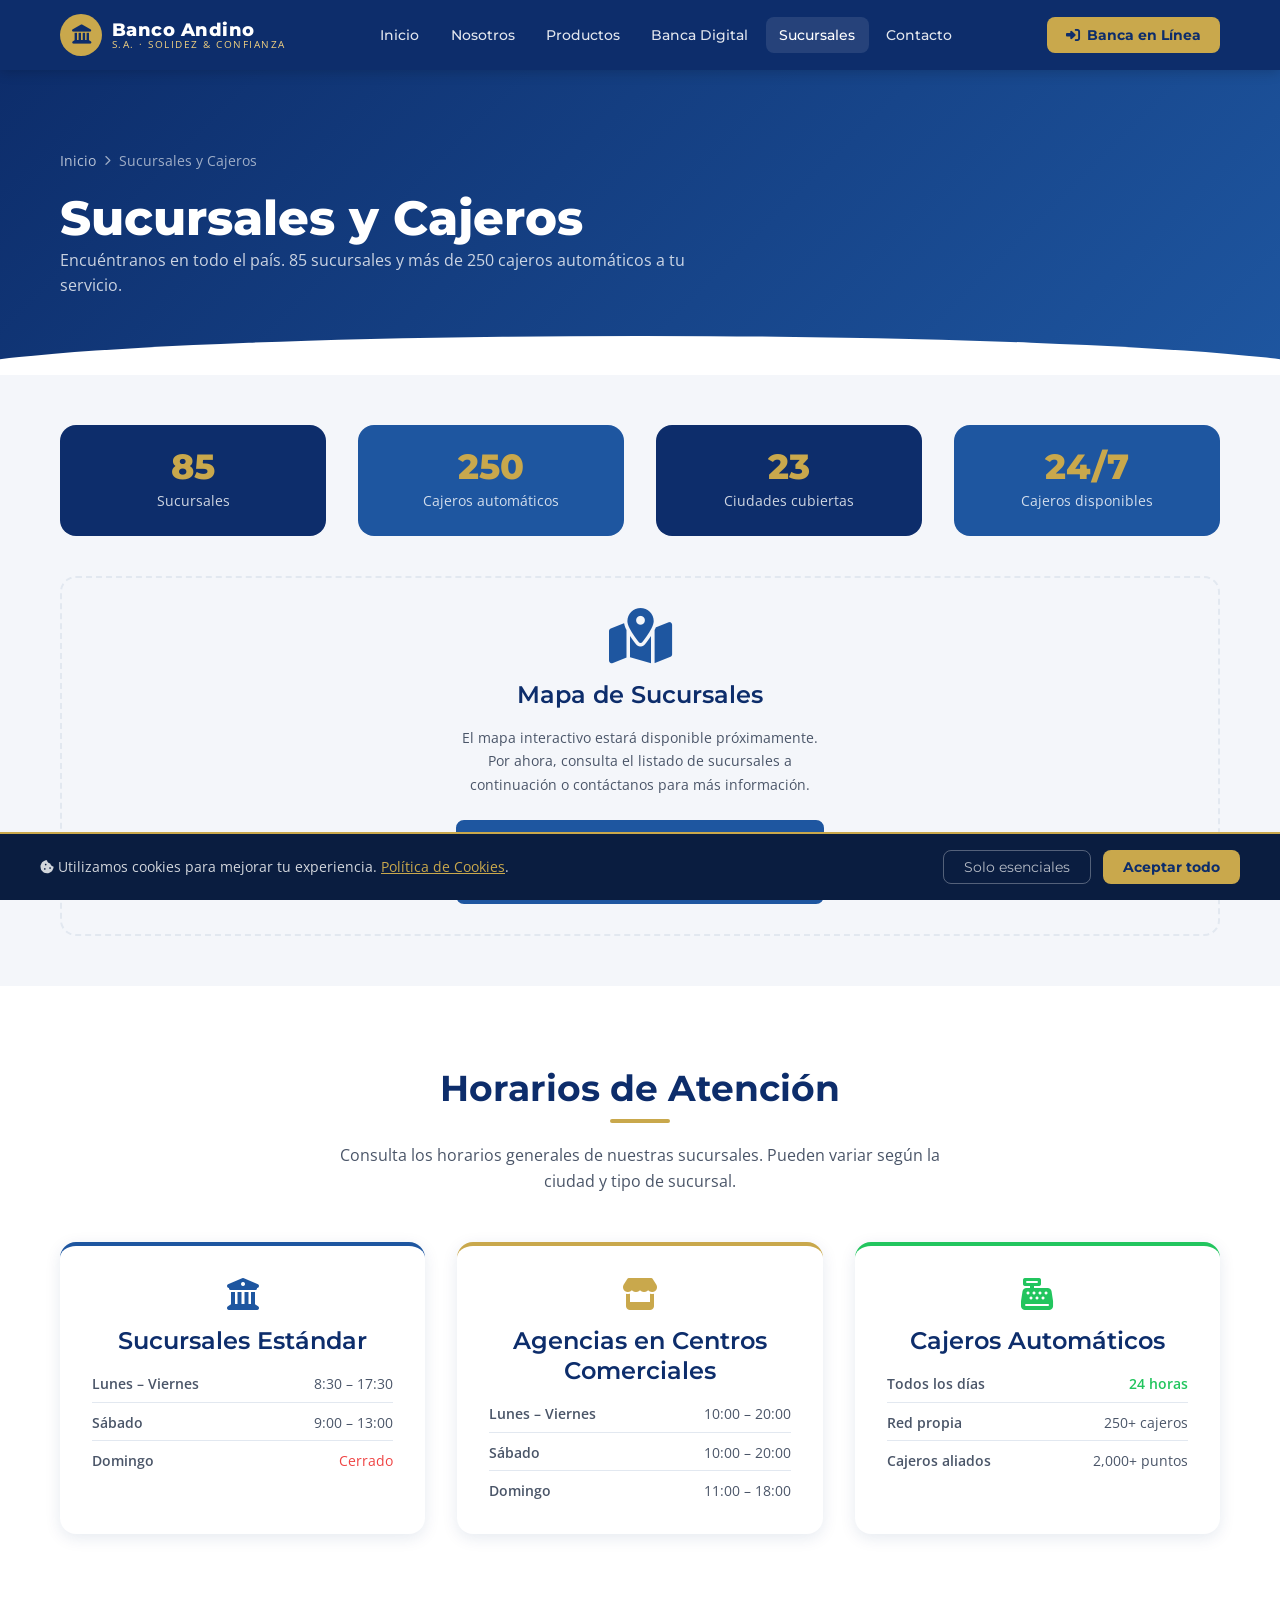
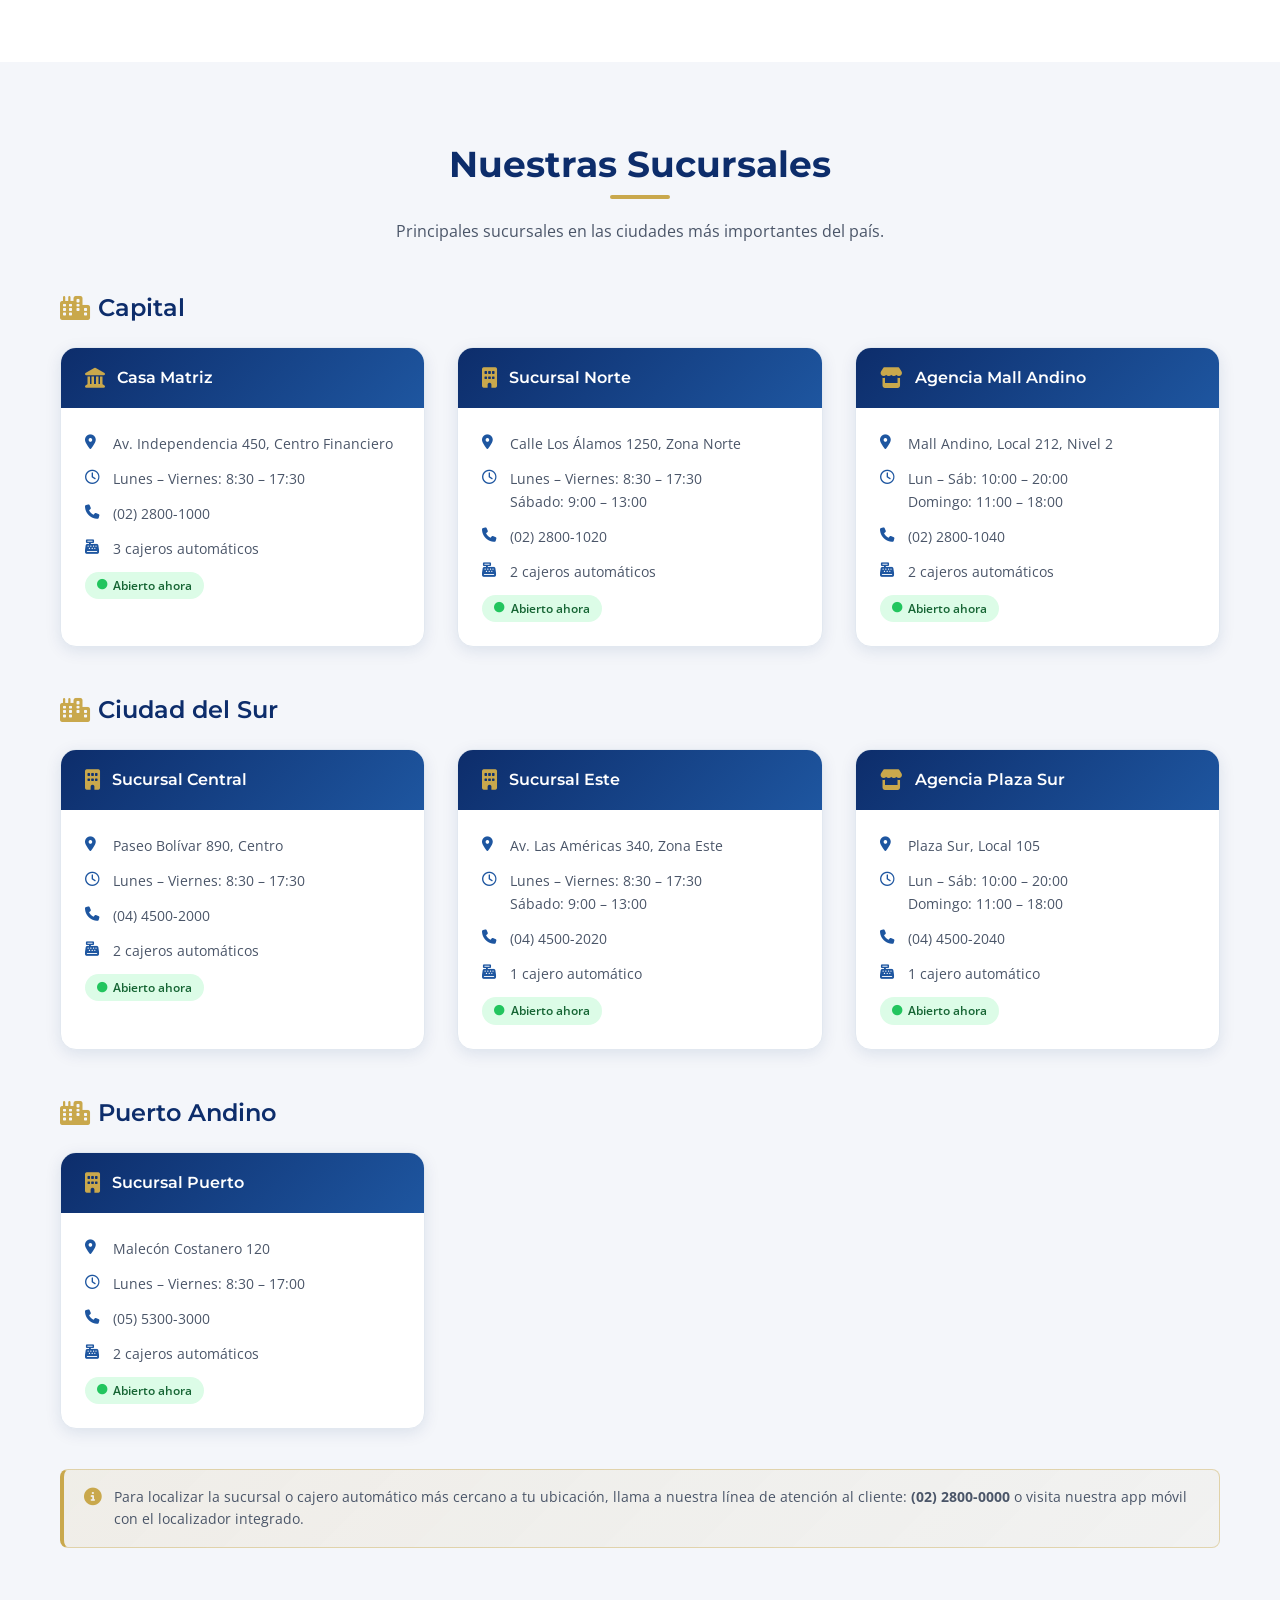
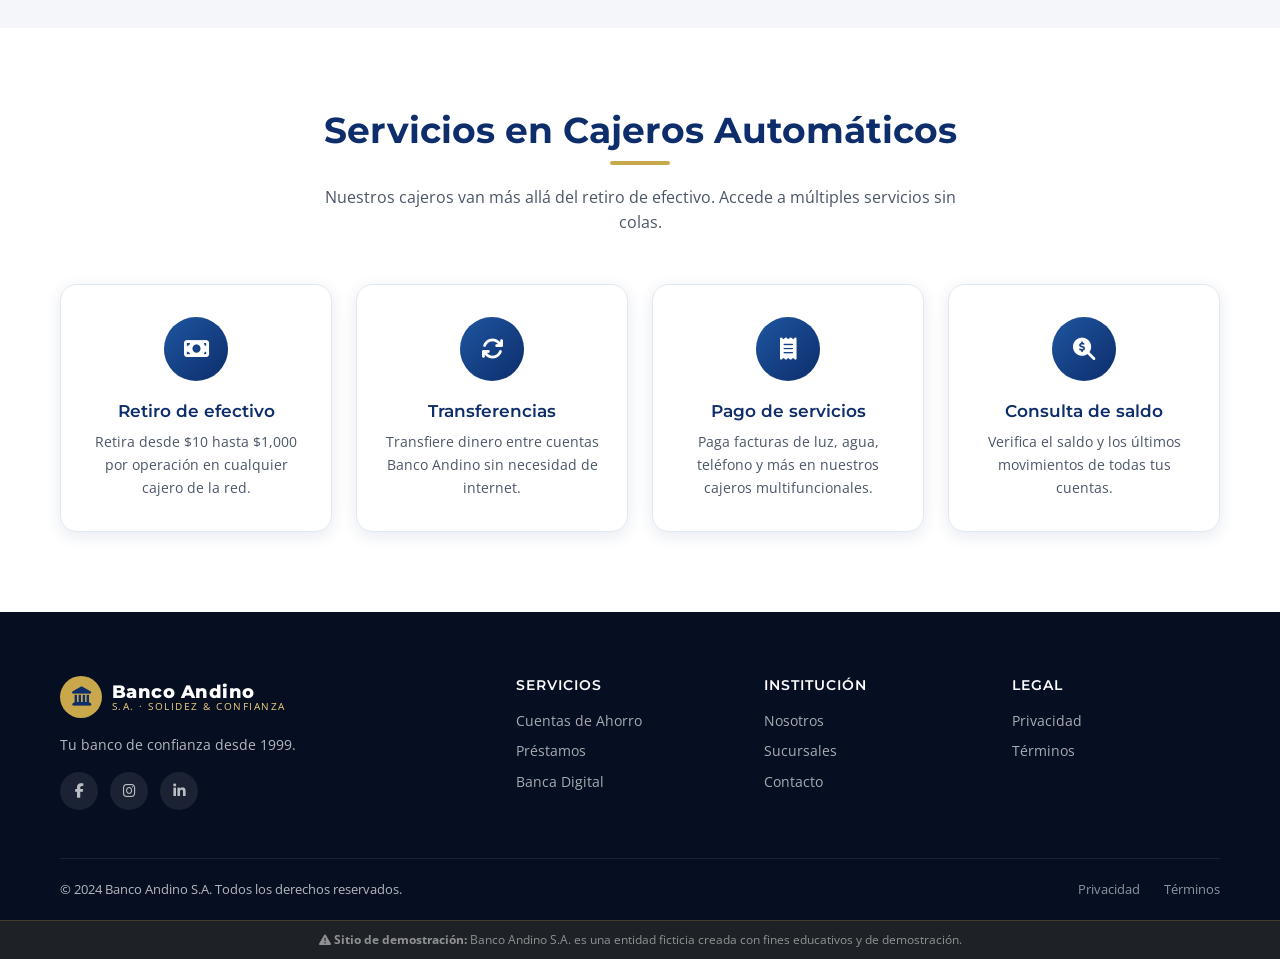
<file: pages/sucursales.html>
<!DOCTYPE html>
<html lang="es">
<head>
  <meta charset="UTF-8" />
  <meta name="viewport" content="width=device-width, initial-scale=1.0" />
  <meta name="description" content="Encuentra las sucursales y cajeros automáticos de Banco Andino S.A. cerca de ti. Horarios y direcciones." />
  <title>Sucursales y Cajeros | Banco Andino S.A.</title>
  <link rel="icon" href="data:image/svg+xml,<svg xmlns='http://www.w3.org/2000/svg' viewBox='0 0 100 100'><text y='.9em' font-size='90'>🏦</text></svg>" />
  <link rel="stylesheet" href="https://cdnjs.cloudflare.com/ajax/libs/font-awesome/6.5.1/css/all.min.css" crossorigin="anonymous" />
  <link rel="stylesheet" href="../css/style.css" />
</head>
<body>

  <a class="skip-link" href="#main-content">Saltar al contenido principal</a>

  <!-- ========== HEADER ========== -->
  <header class="site-header" role="banner">
    <div class="container">
      <div class="header-inner">
        <a href="../index.html" class="logo" aria-label="Banco Andino S.A. — Inicio">
          <div class="logo-icon"><i class="fa-solid fa-landmark"></i></div>
          <div class="logo-text">
            <span class="name">Banco Andino</span>
            <span class="tagline">S.A. · Solidez &amp; Confianza</span>
          </div>
        </a>
        <nav class="main-nav" role="navigation" aria-label="Navegación principal">
          <a href="../index.html">Inicio</a>
          <a href="nosotros.html">Nosotros</a>
          <a href="productos.html">Productos</a>
          <a href="banca-digital.html">Banca Digital</a>
          <a href="sucursales.html" class="active">Sucursales</a>
          <a href="contacto.html">Contacto</a>
        </nav>
        <div class="btn-online-wrap">
          <button class="btn-online"><i class="fa-solid fa-right-to-bracket"></i> Banca en Línea</button>
        </div>
        <button class="hamburger" aria-label="Abrir menú" aria-expanded="false" aria-controls="mobile-nav">
          <span></span><span></span><span></span>
        </button>
      </div>
    </div>
    <nav class="mobile-menu" id="mobile-nav" role="navigation" aria-label="Menú móvil">
      <a href="../index.html">Inicio</a>
      <a href="nosotros.html">Nosotros</a>
      <a href="productos.html">Productos</a>
      <a href="banca-digital.html">Banca Digital</a>
      <a href="sucursales.html">Sucursales</a>
      <a href="contacto.html">Contacto</a>
      <button class="btn-online"><i class="fa-solid fa-right-to-bracket"></i> Banca en Línea</button>
    </nav>
  </header>

  <!-- ========== MAIN ========== -->
  <main id="main-content" class="page-content">

    <!-- Page Hero -->
    <div class="page-hero">
      <div class="container">
        <nav class="breadcrumb" aria-label="Ruta de navegación">
          <a href="../index.html">Inicio</a>
          <i class="fa-solid fa-chevron-right"></i>
          <span>Sucursales y Cajeros</span>
        </nav>
        <h1>Sucursales y Cajeros</h1>
        <p>Encuéntranos en todo el país. 85 sucursales y más de 250 cajeros automáticos a tu servicio.</p>
      </div>
    </div>

    <!-- BUSCADOR Y STATS -->
    <section class="section-sm bg-light">
      <div class="container">
        <!-- Quick stats -->
        <div class="trust-grid" style="margin-bottom:2.5rem;">
          <div class="trust-item" style="background:var(--blue-dark);border-radius:var(--radius-lg);padding:1.5rem;">
            <div class="big-number" data-target="85" style="font-size:2.2rem;">85</div>
            <p>Sucursales</p>
          </div>
          <div class="trust-item" style="background:var(--blue-mid);border-radius:var(--radius-lg);padding:1.5rem;">
            <div class="big-number" data-target="250" style="font-size:2.2rem;">250+</div>
            <p>Cajeros automáticos</p>
          </div>
          <div class="trust-item" style="background:var(--blue-dark);border-radius:var(--radius-lg);padding:1.5rem;">
            <div class="big-number" data-target="23" style="font-size:2.2rem;">23</div>
            <p>Ciudades cubiertas</p>
          </div>
          <div class="trust-item" style="background:var(--blue-mid);border-radius:var(--radius-lg);padding:1.5rem;">
            <div class="big-number" data-target="24" data-suffix="/7" style="font-size:2.2rem;">24/7</div>
            <p>Cajeros disponibles</p>
          </div>
        </div>

        <!-- Mapa placeholder -->
        <div class="map-placeholder" role="img" aria-label="Mapa de sucursales — disponible en la versión completa">
          <i class="fa-solid fa-map-location-dot"></i>
          <h3 style="color:var(--blue-dark);">Mapa de Sucursales</h3>
          <p>El mapa interactivo estará disponible próximamente. Por ahora, consulta el listado de sucursales a continuación o contáctanos para más información.</p>
          <a href="contacto.html" class="btn btn-blue" style="margin-top:0.5rem;">
            <i class="fa-solid fa-headset"></i> Consultar sucursal más cercana
          </a>
        </div>
      </div>
    </section>

    <!-- HORARIOS GENERALES -->
    <section class="section" id="horarios">
      <div class="container">
        <div class="section-header">
          <h2 class="title-underline">Horarios de Atención</h2>
          <p>Consulta los horarios generales de nuestras sucursales. Pueden variar según la ciudad y tipo de sucursal.</p>
        </div>

        <div class="grid-3" style="margin-bottom:3rem;">
          <div style="background:var(--white);border-radius:var(--radius-lg);padding:2rem;box-shadow:var(--shadow);text-align:center;border-top:4px solid var(--blue-mid);">
            <i class="fa-solid fa-building-columns" style="font-size:2rem;color:var(--blue-mid);margin-bottom:1rem;display:block;"></i>
            <h3 style="margin-bottom:1rem;">Sucursales Estándar</h3>
            <div style="display:flex;flex-direction:column;gap:0.5rem;font-size:0.9rem;">
              <div style="display:flex;justify-content:space-between;border-bottom:1px solid var(--gray-mid);padding-bottom:0.4rem;">
                <span style="font-weight:600;">Lunes – Viernes</span>
                <span>8:30 – 17:30</span>
              </div>
              <div style="display:flex;justify-content:space-between;border-bottom:1px solid var(--gray-mid);padding-bottom:0.4rem;">
                <span style="font-weight:600;">Sábado</span>
                <span>9:00 – 13:00</span>
              </div>
              <div style="display:flex;justify-content:space-between;">
                <span style="font-weight:600;">Domingo</span>
                <span style="color:#ef4444;">Cerrado</span>
              </div>
            </div>
          </div>

          <div style="background:var(--white);border-radius:var(--radius-lg);padding:2rem;box-shadow:var(--shadow);text-align:center;border-top:4px solid var(--gold);">
            <i class="fa-solid fa-store" style="font-size:2rem;color:var(--gold);margin-bottom:1rem;display:block;"></i>
            <h3 style="margin-bottom:1rem;">Agencias en Centros Comerciales</h3>
            <div style="display:flex;flex-direction:column;gap:0.5rem;font-size:0.9rem;">
              <div style="display:flex;justify-content:space-between;border-bottom:1px solid var(--gray-mid);padding-bottom:0.4rem;">
                <span style="font-weight:600;">Lunes – Viernes</span>
                <span>10:00 – 20:00</span>
              </div>
              <div style="display:flex;justify-content:space-between;border-bottom:1px solid var(--gray-mid);padding-bottom:0.4rem;">
                <span style="font-weight:600;">Sábado</span>
                <span>10:00 – 20:00</span>
              </div>
              <div style="display:flex;justify-content:space-between;">
                <span style="font-weight:600;">Domingo</span>
                <span>11:00 – 18:00</span>
              </div>
            </div>
          </div>

          <div style="background:var(--white);border-radius:var(--radius-lg);padding:2rem;box-shadow:var(--shadow);text-align:center;border-top:4px solid #22c55e;">
            <i class="fa-solid fa-cash-register" style="font-size:2rem;color:#22c55e;margin-bottom:1rem;display:block;"></i>
            <h3 style="margin-bottom:1rem;">Cajeros Automáticos</h3>
            <div style="display:flex;flex-direction:column;gap:0.5rem;font-size:0.9rem;">
              <div style="display:flex;justify-content:space-between;border-bottom:1px solid var(--gray-mid);padding-bottom:0.4rem;">
                <span style="font-weight:600;">Todos los días</span>
                <span style="color:#22c55e;font-weight:600;">24 horas</span>
              </div>
              <div style="display:flex;justify-content:space-between;border-bottom:1px solid var(--gray-mid);padding-bottom:0.4rem;">
                <span style="font-weight:600;">Red propia</span>
                <span>250+ cajeros</span>
              </div>
              <div style="display:flex;justify-content:space-between;">
                <span style="font-weight:600;">Cajeros aliados</span>
                <span>2,000+ puntos</span>
              </div>
            </div>
          </div>
        </div>
      </div>
    </section>

    <!-- LISTADO DE SUCURSALES -->
    <section class="section bg-light" id="listado">
      <div class="container">
        <div class="section-header">
          <h2 class="title-underline">Nuestras Sucursales</h2>
          <p>Principales sucursales en las ciudades más importantes del país.</p>
        </div>

        <!-- Ciudad 1: Capital -->
        <h3 style="margin-bottom:1.5rem;display:flex;align-items:center;gap:0.5rem;color:var(--blue-dark);">
          <i class="fa-solid fa-city" style="color:var(--gold);"></i> Capital
        </h3>
        <div class="grid-3" style="margin-bottom:3rem;">
          <article class="branch-card">
            <div class="branch-card-header">
              <i class="fa-solid fa-landmark"></i>
              <h3>Casa Matriz</h3>
            </div>
            <div class="branch-card-body">
              <div class="branch-info">
                <div class="branch-row"><i class="fa-solid fa-location-dot"></i><span>Av. Independencia 450, Centro Financiero</span></div>
                <div class="branch-row"><i class="fa-regular fa-clock"></i><span>Lunes – Viernes: 8:30 – 17:30</span></div>
                <div class="branch-row"><i class="fa-solid fa-phone"></i><span>(02) 2800-1000</span></div>
                <div class="branch-row"><i class="fa-solid fa-cash-register"></i><span>3 cajeros automáticos</span></div>
              </div>
              <div class="branch-badge"><i class="fa-solid fa-circle" style="color:#22c55e;"></i> Abierto ahora</div>
            </div>
          </article>

          <article class="branch-card">
            <div class="branch-card-header">
              <i class="fa-solid fa-building"></i>
              <h3>Sucursal Norte</h3>
            </div>
            <div class="branch-card-body">
              <div class="branch-info">
                <div class="branch-row"><i class="fa-solid fa-location-dot"></i><span>Calle Los Álamos 1250, Zona Norte</span></div>
                <div class="branch-row"><i class="fa-regular fa-clock"></i><span>Lunes – Viernes: 8:30 – 17:30<br>Sábado: 9:00 – 13:00</span></div>
                <div class="branch-row"><i class="fa-solid fa-phone"></i><span>(02) 2800-1020</span></div>
                <div class="branch-row"><i class="fa-solid fa-cash-register"></i><span>2 cajeros automáticos</span></div>
              </div>
              <div class="branch-badge"><i class="fa-solid fa-circle" style="color:#22c55e;"></i> Abierto ahora</div>
            </div>
          </article>

          <article class="branch-card">
            <div class="branch-card-header">
              <i class="fa-solid fa-store"></i>
              <h3>Agencia Mall Andino</h3>
            </div>
            <div class="branch-card-body">
              <div class="branch-info">
                <div class="branch-row"><i class="fa-solid fa-location-dot"></i><span>Mall Andino, Local 212, Nivel 2</span></div>
                <div class="branch-row"><i class="fa-regular fa-clock"></i><span>Lun – Sáb: 10:00 – 20:00<br>Domingo: 11:00 – 18:00</span></div>
                <div class="branch-row"><i class="fa-solid fa-phone"></i><span>(02) 2800-1040</span></div>
                <div class="branch-row"><i class="fa-solid fa-cash-register"></i><span>2 cajeros automáticos</span></div>
              </div>
              <div class="branch-badge"><i class="fa-solid fa-circle" style="color:#22c55e;"></i> Abierto ahora</div>
            </div>
          </article>
        </div>

        <!-- Ciudad 2: Segunda ciudad -->
        <h3 style="margin-bottom:1.5rem;display:flex;align-items:center;gap:0.5rem;color:var(--blue-dark);">
          <i class="fa-solid fa-city" style="color:var(--gold);"></i> Ciudad del Sur
        </h3>
        <div class="grid-3" style="margin-bottom:3rem;">
          <article class="branch-card">
            <div class="branch-card-header">
              <i class="fa-solid fa-building"></i>
              <h3>Sucursal Central</h3>
            </div>
            <div class="branch-card-body">
              <div class="branch-info">
                <div class="branch-row"><i class="fa-solid fa-location-dot"></i><span>Paseo Bolívar 890, Centro</span></div>
                <div class="branch-row"><i class="fa-regular fa-clock"></i><span>Lunes – Viernes: 8:30 – 17:30</span></div>
                <div class="branch-row"><i class="fa-solid fa-phone"></i><span>(04) 4500-2000</span></div>
                <div class="branch-row"><i class="fa-solid fa-cash-register"></i><span>2 cajeros automáticos</span></div>
              </div>
              <div class="branch-badge"><i class="fa-solid fa-circle" style="color:#22c55e;"></i> Abierto ahora</div>
            </div>
          </article>

          <article class="branch-card">
            <div class="branch-card-header">
              <i class="fa-solid fa-building"></i>
              <h3>Sucursal Este</h3>
            </div>
            <div class="branch-card-body">
              <div class="branch-info">
                <div class="branch-row"><i class="fa-solid fa-location-dot"></i><span>Av. Las Américas 340, Zona Este</span></div>
                <div class="branch-row"><i class="fa-regular fa-clock"></i><span>Lunes – Viernes: 8:30 – 17:30<br>Sábado: 9:00 – 13:00</span></div>
                <div class="branch-row"><i class="fa-solid fa-phone"></i><span>(04) 4500-2020</span></div>
                <div class="branch-row"><i class="fa-solid fa-cash-register"></i><span>1 cajero automático</span></div>
              </div>
              <div class="branch-badge"><i class="fa-solid fa-circle" style="color:#22c55e;"></i> Abierto ahora</div>
            </div>
          </article>

          <article class="branch-card">
            <div class="branch-card-header">
              <i class="fa-solid fa-store"></i>
              <h3>Agencia Plaza Sur</h3>
            </div>
            <div class="branch-card-body">
              <div class="branch-info">
                <div class="branch-row"><i class="fa-solid fa-location-dot"></i><span>Plaza Sur, Local 105</span></div>
                <div class="branch-row"><i class="fa-regular fa-clock"></i><span>Lun – Sáb: 10:00 – 20:00<br>Domingo: 11:00 – 18:00</span></div>
                <div class="branch-row"><i class="fa-solid fa-phone"></i><span>(04) 4500-2040</span></div>
                <div class="branch-row"><i class="fa-solid fa-cash-register"></i><span>1 cajero automático</span></div>
              </div>
              <div class="branch-badge"><i class="fa-solid fa-circle" style="color:#22c55e;"></i> Abierto ahora</div>
            </div>
          </article>
        </div>

        <!-- Ciudad 3: Tercera ciudad -->
        <h3 style="margin-bottom:1.5rem;display:flex;align-items:center;gap:0.5rem;color:var(--blue-dark);">
          <i class="fa-solid fa-city" style="color:var(--gold);"></i> Puerto Andino
        </h3>
        <div class="grid-3">
          <article class="branch-card">
            <div class="branch-card-header">
              <i class="fa-solid fa-building"></i>
              <h3>Sucursal Puerto</h3>
            </div>
            <div class="branch-card-body">
              <div class="branch-info">
                <div class="branch-row"><i class="fa-solid fa-location-dot"></i><span>Malecón Costanero 120</span></div>
                <div class="branch-row"><i class="fa-regular fa-clock"></i><span>Lunes – Viernes: 8:30 – 17:00</span></div>
                <div class="branch-row"><i class="fa-solid fa-phone"></i><span>(05) 5300-3000</span></div>
                <div class="branch-row"><i class="fa-solid fa-cash-register"></i><span>2 cajeros automáticos</span></div>
              </div>
              <div class="branch-badge"><i class="fa-solid fa-circle" style="color:#22c55e;"></i> Abierto ahora</div>
            </div>
          </article>
        </div>

        <div class="notice" style="margin-top:2.5rem;">
          <i class="fa-solid fa-circle-info"></i>
          <p style="margin:0;font-size:0.875rem;">
            Para localizar la sucursal o cajero automático más cercano a tu ubicación, llama a nuestra línea de atención al cliente: <strong>(02) 2800-0000</strong> o visita nuestra app móvil con el localizador integrado.
          </p>
        </div>
      </div>
    </section>

    <!-- SERVICIOS EN CAJEROS -->
    <section class="section" id="cajeros">
      <div class="container">
        <div class="section-header">
          <h2 class="title-underline">Servicios en Cajeros Automáticos</h2>
          <p>Nuestros cajeros van más allá del retiro de efectivo. Accede a múltiples servicios sin colas.</p>
        </div>

        <div class="grid-4">
          <div class="service-card"><div class="service-icon"><i class="fa-solid fa-money-bill"></i></div><h3>Retiro de efectivo</h3><p>Retira desde $10 hasta $1,000 por operación en cualquier cajero de la red.</p></div>
          <div class="service-card"><div class="service-icon"><i class="fa-solid fa-arrows-rotate"></i></div><h3>Transferencias</h3><p>Transfiere dinero entre cuentas Banco Andino sin necesidad de internet.</p></div>
          <div class="service-card"><div class="service-icon"><i class="fa-solid fa-receipt"></i></div><h3>Pago de servicios</h3><p>Paga facturas de luz, agua, teléfono y más en nuestros cajeros multifuncionales.</p></div>
          <div class="service-card"><div class="service-icon"><i class="fa-solid fa-magnifying-glass-dollar"></i></div><h3>Consulta de saldo</h3><p>Verifica el saldo y los últimos movimientos de todas tus cuentas.</p></div>
        </div>
      </div>
    </section>

  </main>

  <!-- ========== FOOTER ========== -->
  <footer class="site-footer" role="contentinfo">
    <div class="container">
      <div class="footer-grid">
        <div class="footer-brand">
          <a href="../index.html" class="logo">
            <div class="logo-icon"><i class="fa-solid fa-landmark"></i></div>
            <div class="logo-text">
              <span class="name">Banco Andino</span>
              <span class="tagline">S.A. · Solidez &amp; Confianza</span>
            </div>
          </a>
          <p>Tu banco de confianza desde 1999.</p>
          <div class="social-links">
            <a href="#" class="social-link" aria-label="Facebook"><i class="fa-brands fa-facebook-f"></i></a>
            <a href="#" class="social-link" aria-label="Instagram"><i class="fa-brands fa-instagram"></i></a>
            <a href="#" class="social-link" aria-label="LinkedIn"><i class="fa-brands fa-linkedin-in"></i></a>
          </div>
        </div>
        <div class="footer-col"><h4>Servicios</h4><nav class="footer-links"><a href="productos.html#ahorro">Cuentas de Ahorro</a><a href="productos.html#prestamos">Préstamos</a><a href="banca-digital.html">Banca Digital</a></nav></div>
        <div class="footer-col"><h4>Institución</h4><nav class="footer-links"><a href="nosotros.html">Nosotros</a><a href="sucursales.html">Sucursales</a><a href="contacto.html">Contacto</a></nav></div>
        <div class="footer-col"><h4>Legal</h4><nav class="footer-links"><a href="#">Privacidad</a><a href="#">Términos</a></nav></div>
      </div>
      <div class="footer-bottom">
        <p>&copy; 2024 Banco Andino S.A. Todos los derechos reservados.</p>
        <nav class="footer-legal"><a href="#">Privacidad</a><a href="#">Términos</a></nav>
      </div>
    </div>
    <div class="disclaimer" role="note">
      <i class="fa-solid fa-triangle-exclamation"></i>
      <strong>Sitio de demostración:</strong> Banco Andino S.A. es una entidad ficticia creada con fines educativos y de demostración.
    </div>
  </footer>

  <div class="cookie-banner" role="dialog" aria-label="Aviso de cookies">
    <div class="cookie-inner">
      <p><i class="fa-solid fa-cookie-bite"></i> Utilizamos cookies para mejorar tu experiencia. <a href="#">Política de Cookies</a>.</p>
      <div class="cookie-actions"><button class="btn-decline">Solo esenciales</button><button class="btn-accept">Aceptar todo</button></div>
    </div>
  </div>

  <script src="../js/main.js"></script>
</body>
</html>
</file>
<file: css/style.css>
/* ============================================================
   Banco Andino S.A. — Hoja de estilos principal
   Paleta: azul oscuro #0d2d6b | azul medio #1e56a0 | azul claro #3b82f6
            dorado #c9a84c | blanco #ffffff | gris claro #f4f6fa
   ============================================================ */

/* ---------- Fuentes ---------- */
@import url('https://fonts.googleapis.com/css2?family=Montserrat:wght@400;500;600;700;800&family=Open+Sans:wght@400;500;600&display=swap');

/* ---------- Variables ---------- */
:root {
  --blue-dark:   #0d2d6b;
  --blue-mid:    #1e56a0;
  --blue-light:  #3b82f6;
  --gold:        #c9a84c;
  --gold-light:  #f0d080;
  --white:       #ffffff;
  --gray-light:  #f4f6fa;
  --gray-mid:    #e2e8f0;
  --gray-text:   #4a5568;
  --font-head:   'Montserrat', sans-serif;
  --font-body:   'Open Sans', sans-serif;
  --radius:      8px;
  --radius-lg:   16px;
  --shadow:      0 4px 16px rgba(13, 45, 107, 0.10);
  --shadow-lg:   0 8px 32px rgba(13, 45, 107, 0.15);
  --transition:  all 0.3s ease;
}

/* ---------- Reset & Base ---------- */
*, *::before, *::after { box-sizing: border-box; margin: 0; padding: 0; }

html { scroll-behavior: smooth; font-size: 16px; }

body {
  font-family: var(--font-body);
  color: var(--gray-text);
  background: var(--white);
  line-height: 1.6;
  overflow-x: hidden;
}

a { color: inherit; text-decoration: none; transition: var(--transition); }
ul, ol { list-style: none; }
img { max-width: 100%; height: auto; display: block; }

/* ---------- Typography helpers ---------- */
h1, h2, h3, h4, h5 {
  font-family: var(--font-head);
  color: var(--blue-dark);
  line-height: 1.25;
}
h1 { font-size: clamp(1.8rem, 4vw, 3rem);   font-weight: 800; }
h2 { font-size: clamp(1.4rem, 3vw, 2.25rem); font-weight: 700; }
h3 { font-size: clamp(1.1rem, 2vw, 1.5rem);  font-weight: 600; }
h4 { font-size: 1.1rem; font-weight: 600; }

p { margin-bottom: 1rem; }
.lead { font-size: 1.125rem; color: var(--gray-text); }

/* ---------- Layout helpers ---------- */
.container {
  width: 100%;
  max-width: 1200px;
  margin: 0 auto;
  padding: 0 1.25rem;
}

.section { padding: 80px 0; }
.section-sm { padding: 50px 0; }

.section-header { text-align: center; margin-bottom: 3rem; }
.section-header p { max-width: 640px; margin: 0.75rem auto 0; }

.text-center { text-align: center; }
.text-gold   { color: var(--gold); }
.text-blue   { color: var(--blue-mid); }
.text-white  { color: var(--white); }
.bg-dark     { background: var(--blue-dark); }
.bg-mid      { background: var(--blue-mid); }
.bg-light    { background: var(--gray-light); }
.bg-gold     { background: var(--gold); }

/* Decorative title underline */
.title-underline {
  display: inline-block;
  position: relative;
  margin-bottom: 0.5rem;
}
.title-underline::after {
  content: '';
  display: block;
  height: 4px;
  width: 60px;
  background: var(--gold);
  border-radius: 2px;
  margin: 0.5rem auto 0;
}

/* Grid helpers */
.grid-2 { display: grid; grid-template-columns: repeat(2, 1fr); gap: 2rem; }
.grid-3 { display: grid; grid-template-columns: repeat(3, 1fr); gap: 2rem; }
.grid-4 { display: grid; grid-template-columns: repeat(4, 1fr); gap: 1.5rem; }

/* ---------- Buttons ---------- */
.btn {
  display: inline-flex;
  align-items: center;
  gap: 0.5rem;
  padding: 0.75rem 1.75rem;
  font-family: var(--font-head);
  font-size: 0.95rem;
  font-weight: 600;
  border-radius: var(--radius);
  border: 2px solid transparent;
  cursor: pointer;
  transition: var(--transition);
  white-space: nowrap;
  text-decoration: none;
}
.btn-primary {
  background: var(--gold);
  color: var(--blue-dark);
  border-color: var(--gold);
}
.btn-primary:hover {
  background: var(--gold-light);
  border-color: var(--gold-light);
  transform: translateY(-2px);
  box-shadow: 0 6px 20px rgba(201, 168, 76, 0.4);
}
.btn-outline {
  background: transparent;
  color: var(--white);
  border-color: var(--white);
}
.btn-outline:hover {
  background: var(--white);
  color: var(--blue-dark);
  transform: translateY(-2px);
}
.btn-blue {
  background: var(--blue-mid);
  color: var(--white);
  border-color: var(--blue-mid);
}
.btn-blue:hover {
  background: var(--blue-dark);
  border-color: var(--blue-dark);
  transform: translateY(-2px);
}

/* ============================================================
   HEADER / NAVEGACIÓN
   ============================================================ */
.site-header {
  position: fixed;
  top: 0; left: 0; right: 0;
  z-index: 1000;
  background: var(--blue-dark);
  box-shadow: 0 2px 12px rgba(0,0,0,0.18);
  transition: var(--transition);
}
.site-header.scrolled {
  background: rgba(13, 45, 107, 0.97);
  backdrop-filter: blur(8px);
}

.header-inner {
  display: flex;
  align-items: center;
  justify-content: space-between;
  height: 70px;
}

/* Logo */
.logo {
  display: flex;
  align-items: center;
  gap: 0.6rem;
  text-decoration: none;
}
.logo-icon {
  width: 42px;
  height: 42px;
  background: var(--gold);
  border-radius: 50%;
  display: flex;
  align-items: center;
  justify-content: center;
  flex-shrink: 0;
}
.logo-icon i { color: var(--blue-dark); font-size: 1.2rem; }
.logo-text { display: flex; flex-direction: column; line-height: 1.1; }
.logo-text .name {
  font-family: var(--font-head);
  font-size: 1.1rem;
  font-weight: 800;
  color: var(--white);
  letter-spacing: 0.5px;
}
.logo-text .tagline {
  font-size: 0.62rem;
  color: var(--gold-light);
  letter-spacing: 1.5px;
  text-transform: uppercase;
}

/* Nav links */
.main-nav { display: flex; align-items: center; gap: 0.25rem; }
.main-nav a {
  padding: 0.4rem 0.85rem;
  color: rgba(255,255,255,0.88);
  font-family: var(--font-head);
  font-size: 0.875rem;
  font-weight: 500;
  border-radius: var(--radius);
  transition: var(--transition);
}
.main-nav a:hover,
.main-nav a.active {
  color: var(--white);
  background: rgba(255,255,255,0.1);
}

/* Online banking button */
.btn-online {
  background: var(--gold);
  color: var(--blue-dark);
  font-family: var(--font-head);
  font-size: 0.875rem;
  font-weight: 700;
  padding: 0.55rem 1.2rem;
  border-radius: var(--radius);
  border: none;
  cursor: pointer;
  display: flex;
  align-items: center;
  gap: 0.4rem;
  transition: var(--transition);
  white-space: nowrap;
}
.btn-online:hover {
  background: var(--gold-light);
  transform: translateY(-1px);
  box-shadow: 0 4px 12px rgba(201,168,76,0.4);
}

/* Hamburger */
.hamburger {
  display: none;
  flex-direction: column;
  gap: 5px;
  background: none;
  border: none;
  cursor: pointer;
  padding: 4px;
}
.hamburger span {
  display: block;
  width: 24px;
  height: 2px;
  background: var(--white);
  border-radius: 2px;
  transition: var(--transition);
}
.hamburger.open span:nth-child(1) { transform: translateY(7px) rotate(45deg); }
.hamburger.open span:nth-child(2) { opacity: 0; }
.hamburger.open span:nth-child(3) { transform: translateY(-7px) rotate(-45deg); }

/* Mobile menu */
.mobile-menu {
  display: none;
  position: absolute;
  top: 70px; left: 0; right: 0;
  background: var(--blue-dark);
  padding: 1rem;
  border-top: 1px solid rgba(255,255,255,0.1);
  flex-direction: column;
  gap: 0.25rem;
}
.mobile-menu.open { display: flex; }
.mobile-menu a {
  padding: 0.7rem 1rem;
  color: rgba(255,255,255,0.9);
  font-family: var(--font-head);
  font-size: 0.9rem;
  font-weight: 500;
  border-radius: var(--radius);
  transition: var(--transition);
}
.mobile-menu a:hover { background: rgba(255,255,255,0.1); color: var(--white); }
.mobile-menu .btn-online { margin-top: 0.5rem; justify-content: center; }

/* Page offset for fixed header */
.page-content { padding-top: 70px; }

/* ============================================================
   HERO SECTION
   ============================================================ */
.hero {
  position: relative;
  background: linear-gradient(135deg, var(--blue-dark) 0%, #163972 50%, var(--blue-mid) 100%);
  min-height: calc(100vh - 70px);
  display: flex;
  align-items: center;
  overflow: hidden;
}
.hero::before {
  content: '';
  position: absolute;
  inset: 0;
  background: url("data:image/svg+xml,%3Csvg width='60' height='60' viewBox='0 0 60 60' xmlns='http://www.w3.org/2000/svg'%3E%3Cg fill='none' fill-rule='evenodd'%3E%3Cg fill='%23ffffff' fill-opacity='0.03'%3E%3Cpath d='M36 34v-4h-2v4h-4v2h4v4h2v-4h4v-2h-4zm0-30V0h-2v4h-4v2h4v4h2V6h4V4h-4zM6 34v-4H4v4H0v2h4v4h2v-4h4v-2H6zM6 4V0H4v4H0v2h4v4h2V6h4V4H6z'/%3E%3C/g%3E%3C/g%3E%3C/svg%3E");
}
.hero-particles {
  position: absolute;
  inset: 0;
  overflow: hidden;
  pointer-events: none;
}
.hero-particles span {
  position: absolute;
  display: block;
  width: 6px; height: 6px;
  background: rgba(201,168,76,0.3);
  border-radius: 50%;
  animation: float-up 6s infinite linear;
}
.hero-particles span:nth-child(1)  { left: 10%; animation-delay: 0s;   animation-duration: 7s; }
.hero-particles span:nth-child(2)  { left: 25%; animation-delay: 1s;   animation-duration: 5s; width:4px; height:4px; }
.hero-particles span:nth-child(3)  { left: 50%; animation-delay: 2s;   animation-duration: 8s; }
.hero-particles span:nth-child(4)  { left: 70%; animation-delay: 0.5s; animation-duration: 6s; width:4px; height:4px; }
.hero-particles span:nth-child(5)  { left: 85%; animation-delay: 1.5s; animation-duration: 7s; }
@keyframes float-up {
  0%   { bottom: -10px; opacity: 0; }
  10%  { opacity: 0.8; }
  90%  { opacity: 0.5; }
  100% { bottom: 100%; opacity: 0; }
}

.hero-content {
  position: relative;
  z-index: 2;
  max-width: 700px;
}
.hero-badge {
  display: inline-flex;
  align-items: center;
  gap: 0.5rem;
  background: rgba(201,168,76,0.15);
  border: 1px solid rgba(201,168,76,0.4);
  color: var(--gold-light);
  font-family: var(--font-head);
  font-size: 0.78rem;
  font-weight: 600;
  letter-spacing: 1.5px;
  text-transform: uppercase;
  padding: 0.4rem 1rem;
  border-radius: 50px;
  margin-bottom: 1.5rem;
}
.hero h1 { color: var(--white); margin-bottom: 1.25rem; }
.hero h1 span { color: var(--gold); }
.hero .lead { color: rgba(255,255,255,0.82); margin-bottom: 2rem; font-size: 1.15rem; }
.hero-cta { display: flex; gap: 1rem; flex-wrap: wrap; }

.hero-stats {
  display: flex;
  gap: 2.5rem;
  margin-top: 3.5rem;
  padding-top: 2.5rem;
  border-top: 1px solid rgba(255,255,255,0.15);
}
.hero-stat .number {
  font-family: var(--font-head);
  font-size: 2rem;
  font-weight: 800;
  color: var(--gold);
  line-height: 1;
}
.hero-stat .label {
  font-size: 0.8rem;
  color: rgba(255,255,255,0.7);
  text-transform: uppercase;
  letter-spacing: 0.5px;
  margin-top: 0.25rem;
}

.hero-image {
  position: absolute;
  right: -40px;
  bottom: 0;
  width: 52%;
  max-width: 700px;
  opacity: 0.08;
  pointer-events: none;
}

/* ============================================================
   SERVICES OVERVIEW
   ============================================================ */
.services-grid { display: grid; grid-template-columns: repeat(auto-fit, minmax(200px, 1fr)); gap: 1.5rem; }

.service-card {
  background: var(--white);
  border-radius: var(--radius-lg);
  padding: 2rem 1.5rem;
  text-align: center;
  box-shadow: var(--shadow);
  border: 1px solid var(--gray-mid);
  transition: var(--transition);
  position: relative;
  overflow: hidden;
}
.service-card::after {
  content: '';
  position: absolute;
  bottom: 0; left: 0; right: 0;
  height: 3px;
  background: linear-gradient(90deg, var(--blue-mid), var(--gold));
  transform: scaleX(0);
  transition: var(--transition);
}
.service-card:hover {
  transform: translateY(-6px);
  box-shadow: var(--shadow-lg);
}
.service-card:hover::after { transform: scaleX(1); }

.service-icon {
  width: 64px; height: 64px;
  background: linear-gradient(135deg, var(--blue-mid), var(--blue-dark));
  border-radius: 50%;
  display: flex;
  align-items: center;
  justify-content: center;
  margin: 0 auto 1.25rem;
  transition: var(--transition);
}
.service-card:hover .service-icon {
  background: linear-gradient(135deg, var(--gold), var(--gold-light));
}
.service-icon i { color: var(--white); font-size: 1.4rem; }
.service-card:hover .service-icon i { color: var(--blue-dark); }
.service-card h3 { margin-bottom: 0.5rem; font-size: 1.05rem; }
.service-card p  { font-size: 0.9rem; margin: 0; }
.service-card .btn-link {
  display: inline-flex;
  align-items: center;
  gap: 0.3rem;
  color: var(--blue-mid);
  font-size: 0.85rem;
  font-weight: 600;
  margin-top: 1rem;
  font-family: var(--font-head);
}
.service-card .btn-link:hover { color: var(--gold); }

/* ============================================================
   TRUST INDICATORS
   ============================================================ */
.trust-strip {
  background: linear-gradient(135deg, var(--blue-dark), var(--blue-mid));
  padding: 60px 0;
}
.trust-grid { display: grid; grid-template-columns: repeat(auto-fit, minmax(160px, 1fr)); gap: 2rem; }
.trust-item { text-align: center; color: var(--white); }
.trust-item .big-number {
  font-family: var(--font-head);
  font-size: 2.75rem;
  font-weight: 800;
  color: var(--gold);
  line-height: 1;
}
.trust-item .big-number span { font-size: 2rem; }
.trust-item p {
  margin: 0.3rem 0 0;
  font-size: 0.9rem;
  color: rgba(255,255,255,0.8);
}

/* ============================================================
   CARDS — general purpose
   ============================================================ */
.card {
  background: var(--white);
  border-radius: var(--radius-lg);
  overflow: hidden;
  box-shadow: var(--shadow);
  border: 1px solid var(--gray-mid);
  transition: var(--transition);
}
.card:hover { transform: translateY(-4px); box-shadow: var(--shadow-lg); }

.card-body { padding: 1.75rem; }
.card-header-img { height: 180px; background: linear-gradient(135deg, var(--blue-dark), var(--blue-mid)); display: flex; align-items: center; justify-content: center; }
.card-header-img i { font-size: 3.5rem; color: rgba(255,255,255,0.35); }

/* ============================================================
   FEATURE LIST
   ============================================================ */
.feature-list { display: flex; flex-direction: column; gap: 1rem; }
.feature-item {
  display: flex;
  align-items: flex-start;
  gap: 1rem;
  background: var(--white);
  border-radius: var(--radius);
  padding: 1.25rem;
  box-shadow: var(--shadow);
  transition: var(--transition);
}
.feature-item:hover { transform: translateX(4px); }
.feature-icon {
  width: 48px; height: 48px;
  background: var(--blue-dark);
  border-radius: var(--radius);
  display: flex; align-items: center; justify-content: center;
  flex-shrink: 0;
}
.feature-icon i { color: var(--gold); font-size: 1.1rem; }
.feature-item h4 { margin-bottom: 0.25rem; font-size: 1rem; }
.feature-item p  { margin: 0; font-size: 0.875rem; }

/* ============================================================
   BOARD MEMBERS
   ============================================================ */
.board-grid { display: grid; grid-template-columns: repeat(auto-fit, minmax(260px, 1fr)); gap: 2rem; justify-items: center; }

.board-card {
  background: var(--white);
  border-radius: var(--radius-lg);
  box-shadow: var(--shadow);
  border: 1px solid var(--gray-mid);
  padding: 2.5rem 2rem;
  text-align: center;
  max-width: 340px;
  width: 100%;
  transition: var(--transition);
}
.board-card:hover { transform: translateY(-6px); box-shadow: var(--shadow-lg); }

.board-avatar {
  width: 110px; height: 110px;
  border-radius: 50%;
  background: linear-gradient(135deg, var(--blue-dark), var(--blue-mid));
  display: flex; align-items: center; justify-content: center;
  margin: 0 auto 1.5rem;
  border: 4px solid var(--gold);
  overflow: hidden;
}
.board-avatar i { font-size: 3rem; color: rgba(255,255,255,0.7); }
.board-avatar img { width: 100%; height: 100%; object-fit: cover; }

.board-card .badge {
  display: inline-block;
  background: var(--gold);
  color: var(--blue-dark);
  font-family: var(--font-head);
  font-size: 0.75rem;
  font-weight: 700;
  padding: 0.25rem 0.85rem;
  border-radius: 50px;
  letter-spacing: 0.5px;
  margin-top: 0.5rem;
}
.board-card .name { font-size: 1.2rem; margin-bottom: 0.25rem; }
.board-card .bio  { font-size: 0.875rem; margin: 1rem 0 0; }

/* ============================================================
   PRODUCT CARDS
   ============================================================ */
.product-card {
  background: var(--white);
  border-radius: var(--radius-lg);
  box-shadow: var(--shadow);
  border: 1px solid var(--gray-mid);
  overflow: hidden;
  transition: var(--transition);
  display: flex;
  flex-direction: column;
}
.product-card:hover { transform: translateY(-6px); box-shadow: var(--shadow-lg); }
.product-card-top {
  background: linear-gradient(135deg, var(--blue-dark), var(--blue-mid));
  padding: 2rem;
  text-align: center;
}
.product-card-top i { font-size: 2.5rem; color: var(--gold); }
.product-card-top h3 { color: var(--white); margin-top: 0.75rem; font-size: 1.15rem; }
.product-card-body { padding: 1.5rem; flex: 1; display: flex; flex-direction: column; }
.product-card-body ul { margin: 1rem 0; flex: 1; }
.product-card-body ul li {
  display: flex;
  align-items: flex-start;
  gap: 0.5rem;
  padding: 0.35rem 0;
  font-size: 0.9rem;
  border-bottom: 1px solid var(--gray-mid);
}
.product-card-body ul li:last-child { border: none; }
.product-card-body ul li i { color: var(--gold); margin-top: 3px; flex-shrink: 0; }

/* ============================================================
   BANCA DIGITAL
   ============================================================ */
.digital-hero {
  background: linear-gradient(135deg, var(--blue-dark) 0%, #163972 60%, #1a4080 100%);
  padding: 100px 0;
  position: relative;
  overflow: hidden;
}
.digital-hero::before {
  content: '';
  position: absolute;
  inset: 0;
  background: radial-gradient(ellipse at 70% 50%, rgba(201,168,76,0.1) 0%, transparent 60%);
}
.digital-grid { display: grid; grid-template-columns: 1fr 1fr; gap: 4rem; align-items: center; }
.phone-mockup {
  position: relative;
  display: flex;
  justify-content: center;
}
.phone-mockup-inner {
  width: 220px;
  height: 440px;
  background: var(--blue-dark);
  border-radius: 36px;
  border: 6px solid rgba(255,255,255,0.15);
  box-shadow: 0 20px 60px rgba(0,0,0,0.4), inset 0 0 30px rgba(255,255,255,0.03);
  display: flex;
  align-items: center;
  justify-content: center;
  position: relative;
  overflow: hidden;
}
.phone-mockup-inner::before {
  content: '';
  position: absolute;
  top: 12px; left: 50%;
  transform: translateX(-50%);
  width: 60px; height: 6px;
  background: rgba(255,255,255,0.2);
  border-radius: 3px;
}
.phone-screen {
  width: 100%; height: 100%;
  display: flex;
  flex-direction: column;
  padding: 40px 16px 20px;
  gap: 10px;
}
.phone-balance {
  background: linear-gradient(135deg, var(--gold), var(--gold-light));
  border-radius: 12px;
  padding: 16px;
  text-align: center;
}
.phone-balance .small { font-size: 0.6rem; color: var(--blue-dark); font-weight: 600; letter-spacing: 1px; }
.phone-balance .amount { font-size: 1.4rem; font-weight: 800; color: var(--blue-dark); }
.phone-actions { display: flex; gap: 8px; }
.phone-btn {
  flex: 1;
  background: rgba(255,255,255,0.08);
  border-radius: 8px;
  padding: 8px 4px;
  text-align: center;
  font-size: 0.55rem;
  color: rgba(255,255,255,0.8);
}
.phone-btn i { display: block; font-size: 1rem; color: var(--gold); margin-bottom: 3px; }
.phone-transactions { display: flex; flex-direction: column; gap: 6px; }
.phone-tx {
  background: rgba(255,255,255,0.06);
  border-radius: 8px;
  padding: 8px 10px;
  display: flex;
  justify-content: space-between;
  font-size: 0.58rem;
  color: rgba(255,255,255,0.75);
}
.phone-tx .amount { color: #4ade80; font-weight: 600; }
.phone-tx .amount.neg { color: #f87171; }

/* ============================================================
   BRANCH CARDS
   ============================================================ */
.branch-card {
  background: var(--white);
  border-radius: var(--radius-lg);
  box-shadow: var(--shadow);
  border: 1px solid var(--gray-mid);
  overflow: hidden;
  transition: var(--transition);
}
.branch-card:hover { transform: translateY(-4px); box-shadow: var(--shadow-lg); }
.branch-card-header {
  background: linear-gradient(135deg, var(--blue-dark), var(--blue-mid));
  padding: 1.25rem 1.5rem;
  display: flex;
  align-items: center;
  gap: 0.75rem;
}
.branch-card-header i { color: var(--gold); font-size: 1.25rem; }
.branch-card-header h3 { color: var(--white); font-size: 1rem; margin: 0; }
.branch-card-body { padding: 1.5rem; }
.branch-info { display: flex; flex-direction: column; gap: 0.75rem; }
.branch-row {
  display: flex;
  align-items: flex-start;
  gap: 0.75rem;
  font-size: 0.9rem;
}
.branch-row i { color: var(--blue-mid); width: 16px; flex-shrink: 0; margin-top: 3px; }
.branch-badge {
  display: inline-flex;
  align-items: center;
  gap: 0.4rem;
  background: #dcfce7;
  color: #166534;
  font-size: 0.75rem;
  font-weight: 600;
  padding: 0.25rem 0.75rem;
  border-radius: 50px;
  margin-top: 0.75rem;
}
.branch-badge i { font-size: 0.65rem; }

/* ============================================================
   CONTACT
   ============================================================ */
.contact-grid { display: grid; grid-template-columns: 1fr 1.5fr; gap: 3rem; align-items: start; }

.contact-info { display: flex; flex-direction: column; gap: 1.5rem; }
.contact-item {
  display: flex;
  gap: 1rem;
  align-items: flex-start;
}
.contact-icon {
  width: 48px; height: 48px;
  background: var(--blue-dark);
  border-radius: var(--radius);
  display: flex; align-items: center; justify-content: center;
  flex-shrink: 0;
}
.contact-icon i { color: var(--gold); font-size: 1.1rem; }
.contact-item h4 { margin-bottom: 0.2rem; font-size: 0.95rem; }
.contact-item p  { margin: 0; font-size: 0.9rem; }

/* Contact Form */
.contact-form {
  background: var(--white);
  border-radius: var(--radius-lg);
  padding: 2.5rem;
  box-shadow: var(--shadow);
  border: 1px solid var(--gray-mid);
}
.form-group { margin-bottom: 1.25rem; }
.form-group label {
  display: block;
  font-family: var(--font-head);
  font-size: 0.85rem;
  font-weight: 600;
  color: var(--blue-dark);
  margin-bottom: 0.4rem;
}
.form-control {
  width: 100%;
  padding: 0.75rem 1rem;
  border: 1.5px solid var(--gray-mid);
  border-radius: var(--radius);
  font-family: var(--font-body);
  font-size: 0.95rem;
  color: var(--gray-text);
  background: var(--white);
  transition: var(--transition);
}
.form-control:focus {
  outline: none;
  border-color: var(--blue-mid);
  box-shadow: 0 0 0 3px rgba(30,86,160,0.12);
}
.form-control.error { border-color: #ef4444; }
.form-row { display: grid; grid-template-columns: 1fr 1fr; gap: 1rem; }
textarea.form-control { resize: vertical; min-height: 130px; }
.form-message {
  display: none;
  padding: 0.75rem 1rem;
  border-radius: var(--radius);
  font-size: 0.9rem;
  margin-bottom: 1rem;
}
.form-message.success { background: #dcfce7; color: #166534; display: block; }
.form-message.error   { background: #fee2e2; color: #991b1b; display: block; }
.field-error { color: #ef4444; font-size: 0.8rem; margin-top: 0.25rem; }

/* ============================================================
   FOOTER
   ============================================================ */
.site-footer {
  background: #060f22;
  color: rgba(255,255,255,0.7);
  padding-top: 64px;
}
.footer-grid {
  display: grid;
  grid-template-columns: 2fr 1fr 1fr 1fr;
  gap: 2.5rem;
  padding-bottom: 3rem;
  border-bottom: 1px solid rgba(255,255,255,0.08);
}
.footer-brand .logo { margin-bottom: 1rem; }
.footer-brand p { font-size: 0.875rem; max-width: 300px; }
.footer-col h4 {
  font-family: var(--font-head);
  color: var(--white);
  font-size: 0.9rem;
  margin-bottom: 1rem;
  text-transform: uppercase;
  letter-spacing: 1px;
}
.footer-links { display: flex; flex-direction: column; gap: 0.5rem; }
.footer-links a {
  font-size: 0.875rem;
  color: rgba(255,255,255,0.65);
  transition: var(--transition);
}
.footer-links a:hover { color: var(--gold); padding-left: 4px; }

.social-links { display: flex; gap: 0.75rem; margin-top: 1rem; }
.social-link {
  width: 38px; height: 38px;
  border-radius: 50%;
  background: rgba(255,255,255,0.08);
  display: flex; align-items: center; justify-content: center;
  color: rgba(255,255,255,0.7);
  font-size: 0.9rem;
  transition: var(--transition);
}
.social-link:hover { background: var(--gold); color: var(--blue-dark); transform: translateY(-2px); }

.footer-bottom {
  padding: 1.25rem 0;
  display: flex;
  align-items: center;
  justify-content: space-between;
  gap: 1rem;
  flex-wrap: wrap;
}
.footer-bottom p { margin: 0; font-size: 0.8rem; }
.footer-legal { display: flex; gap: 1.5rem; }
.footer-legal a { font-size: 0.8rem; color: rgba(255,255,255,0.55); }
.footer-legal a:hover { color: var(--gold); }
.disclaimer {
  text-align: center;
  padding: 0.6rem 1rem;
  background: rgba(201,168,76,0.12);
  border-top: 1px solid rgba(201,168,76,0.2);
  font-size: 0.75rem;
  color: rgba(255,255,255,0.5);
}

/* ============================================================
   COOKIE BANNER
   ============================================================ */
.cookie-banner {
  position: fixed;
  bottom: 0; left: 0; right: 0;
  z-index: 9999;
  background: #0a1d40;
  border-top: 2px solid var(--gold);
  padding: 1rem;
  display: none;
}
.cookie-banner.visible { display: block; }
.cookie-inner {
  display: flex;
  align-items: center;
  justify-content: space-between;
  gap: 1.5rem;
  flex-wrap: wrap;
  max-width: 1200px;
  margin: 0 auto;
}
.cookie-inner p {
  margin: 0;
  font-size: 0.875rem;
  color: rgba(255,255,255,0.82);
}
.cookie-inner p a { color: var(--gold); text-decoration: underline; }
.cookie-actions { display: flex; gap: 0.75rem; flex-shrink: 0; }
.btn-accept {
  background: var(--gold);
  color: var(--blue-dark);
  border: none;
  padding: 0.5rem 1.25rem;
  border-radius: var(--radius);
  font-family: var(--font-head);
  font-size: 0.85rem;
  font-weight: 700;
  cursor: pointer;
  transition: var(--transition);
}
.btn-accept:hover { background: var(--gold-light); }
.btn-decline {
  background: transparent;
  color: rgba(255,255,255,0.7);
  border: 1px solid rgba(255,255,255,0.3);
  padding: 0.5rem 1.25rem;
  border-radius: var(--radius);
  font-family: var(--font-head);
  font-size: 0.85rem;
  cursor: pointer;
  transition: var(--transition);
}
.btn-decline:hover { border-color: rgba(255,255,255,0.7); color: var(--white); }

/* ============================================================
   PAGE HEROES (inner pages)
   ============================================================ */
.page-hero {
  background: linear-gradient(135deg, var(--blue-dark) 0%, var(--blue-mid) 100%);
  padding: 80px 0 60px;
  position: relative;
  overflow: hidden;
}
.page-hero::after {
  content: '';
  position: absolute;
  bottom: -1px; left: 0; right: 0;
  height: 40px;
  background: var(--white);
  clip-path: ellipse(55% 100% at 50% 100%);
}
.page-hero h1 { color: var(--white); }
.page-hero p  { color: rgba(255,255,255,0.78); max-width: 640px; }
.breadcrumb {
  display: flex;
  align-items: center;
  gap: 0.5rem;
  font-size: 0.85rem;
  color: rgba(255,255,255,0.6);
  margin-bottom: 1rem;
}
.breadcrumb a { color: rgba(255,255,255,0.7); }
.breadcrumb a:hover { color: var(--gold); }
.breadcrumb i { font-size: 0.65rem; }

/* ============================================================
   VALUES CARDS
   ============================================================ */
.values-grid { display: grid; grid-template-columns: repeat(auto-fit, minmax(200px, 1fr)); gap: 1.5rem; }
.value-card {
  background: var(--white);
  border-radius: var(--radius-lg);
  padding: 1.75rem;
  text-align: center;
  box-shadow: var(--shadow);
  border-top: 4px solid var(--gold);
  transition: var(--transition);
}
.value-card:hover { transform: translateY(-4px); }
.value-card i { font-size: 2rem; color: var(--blue-mid); margin-bottom: 1rem; }
.value-card h3 { font-size: 1rem; margin-bottom: 0.4rem; }
.value-card p  { font-size: 0.875rem; margin: 0; }

/* ============================================================
   TIMELINE (history)
   ============================================================ */
.timeline { position: relative; max-width: 800px; margin: 0 auto; }
.timeline::before {
  content: '';
  position: absolute;
  left: 32px;
  top: 0; bottom: 0;
  width: 2px;
  background: var(--gray-mid);
}
.timeline-item {
  display: flex;
  gap: 1.5rem;
  margin-bottom: 2rem;
  position: relative;
}
.timeline-dot {
  width: 64px; height: 64px;
  background: var(--blue-dark);
  border-radius: 50%;
  display: flex;
  align-items: center;
  justify-content: center;
  flex-shrink: 0;
  border: 4px solid var(--gold);
  font-family: var(--font-head);
  font-size: 0.7rem;
  font-weight: 800;
  color: var(--white);
  text-align: center;
  line-height: 1.1;
  z-index: 1;
}
.timeline-content {
  background: var(--white);
  border-radius: var(--radius-lg);
  padding: 1.25rem 1.5rem;
  box-shadow: var(--shadow);
  flex: 1;
}
.timeline-content h4 { color: var(--blue-mid); margin-bottom: 0.35rem; }
.timeline-content p  { margin: 0; font-size: 0.9rem; }

/* ============================================================
   ATM MAP PLACEHOLDER
   ============================================================ */
.map-placeholder {
  background: var(--gray-light);
  border-radius: var(--radius-lg);
  border: 2px dashed var(--gray-mid);
  height: 360px;
  display: flex;
  flex-direction: column;
  align-items: center;
  justify-content: center;
  gap: 1rem;
  color: var(--gray-text);
  text-align: center;
}
.map-placeholder i { font-size: 3.5rem; color: var(--blue-mid); }
.map-placeholder p { max-width: 360px; font-size: 0.9rem; margin: 0; }

/* ============================================================
   ALERT / NOTICE BOXES
   ============================================================ */
.notice {
  background: linear-gradient(135deg, rgba(201,168,76,0.1), rgba(201,168,76,0.05));
  border: 1px solid rgba(201,168,76,0.4);
  border-left: 4px solid var(--gold);
  border-radius: var(--radius);
  padding: 1rem 1.25rem;
  font-size: 0.9rem;
  display: flex;
  align-items: flex-start;
  gap: 0.75rem;
}
.notice i { color: var(--gold); font-size: 1.1rem; flex-shrink: 0; margin-top: 2px; }

/* ============================================================
   MISC
   ============================================================ */
.divider {
  width: 60px; height: 4px;
  background: var(--gold);
  border-radius: 2px;
  margin: 1rem 0 1.5rem;
}
.divider.center { margin: 1rem auto 1.5rem; }

.tag {
  display: inline-block;
  padding: 0.25rem 0.75rem;
  background: rgba(30,86,160,0.1);
  color: var(--blue-mid);
  border-radius: 50px;
  font-size: 0.78rem;
  font-weight: 600;
  font-family: var(--font-head);
}

/* Skip to content */
.skip-link {
  position: absolute;
  top: -100px;
  left: 1rem;
  background: var(--gold);
  color: var(--blue-dark);
  padding: 0.5rem 1rem;
  border-radius: var(--radius);
  font-weight: 700;
  z-index: 9999;
}
.skip-link:focus { top: 1rem; }

/* ============================================================
   RESPONSIVE
   ============================================================ */
@media (max-width: 1024px) {
  .grid-4 { grid-template-columns: repeat(2, 1fr); }
  .footer-grid { grid-template-columns: 1fr 1fr; }
  .contact-grid { grid-template-columns: 1fr; }
  .digital-grid { grid-template-columns: 1fr; }
}

@media (max-width: 768px) {
  .section { padding: 60px 0; }
  .grid-2, .grid-3 { grid-template-columns: 1fr; }
  .grid-4 { grid-template-columns: 1fr 1fr; }

  .main-nav, .btn-online-wrap { display: none; }
  .hamburger { display: flex; }

  .hero { min-height: auto; padding: 60px 0 80px; }
  .hero-stats { gap: 1.5rem; flex-wrap: wrap; }
  .hero-image { display: none; }

  .footer-grid { grid-template-columns: 1fr; }
  .footer-bottom { flex-direction: column; text-align: center; }

  .phone-mockup { margin-top: 2rem; }
  .form-row { grid-template-columns: 1fr; }

  .timeline::before { display: none; }
}

@media (max-width: 480px) {
  .grid-4 { grid-template-columns: 1fr; }
  .hero-cta { flex-direction: column; }
  .hero-cta .btn { justify-content: center; }
  .trust-grid { grid-template-columns: repeat(2, 1fr); }
}
</file>
